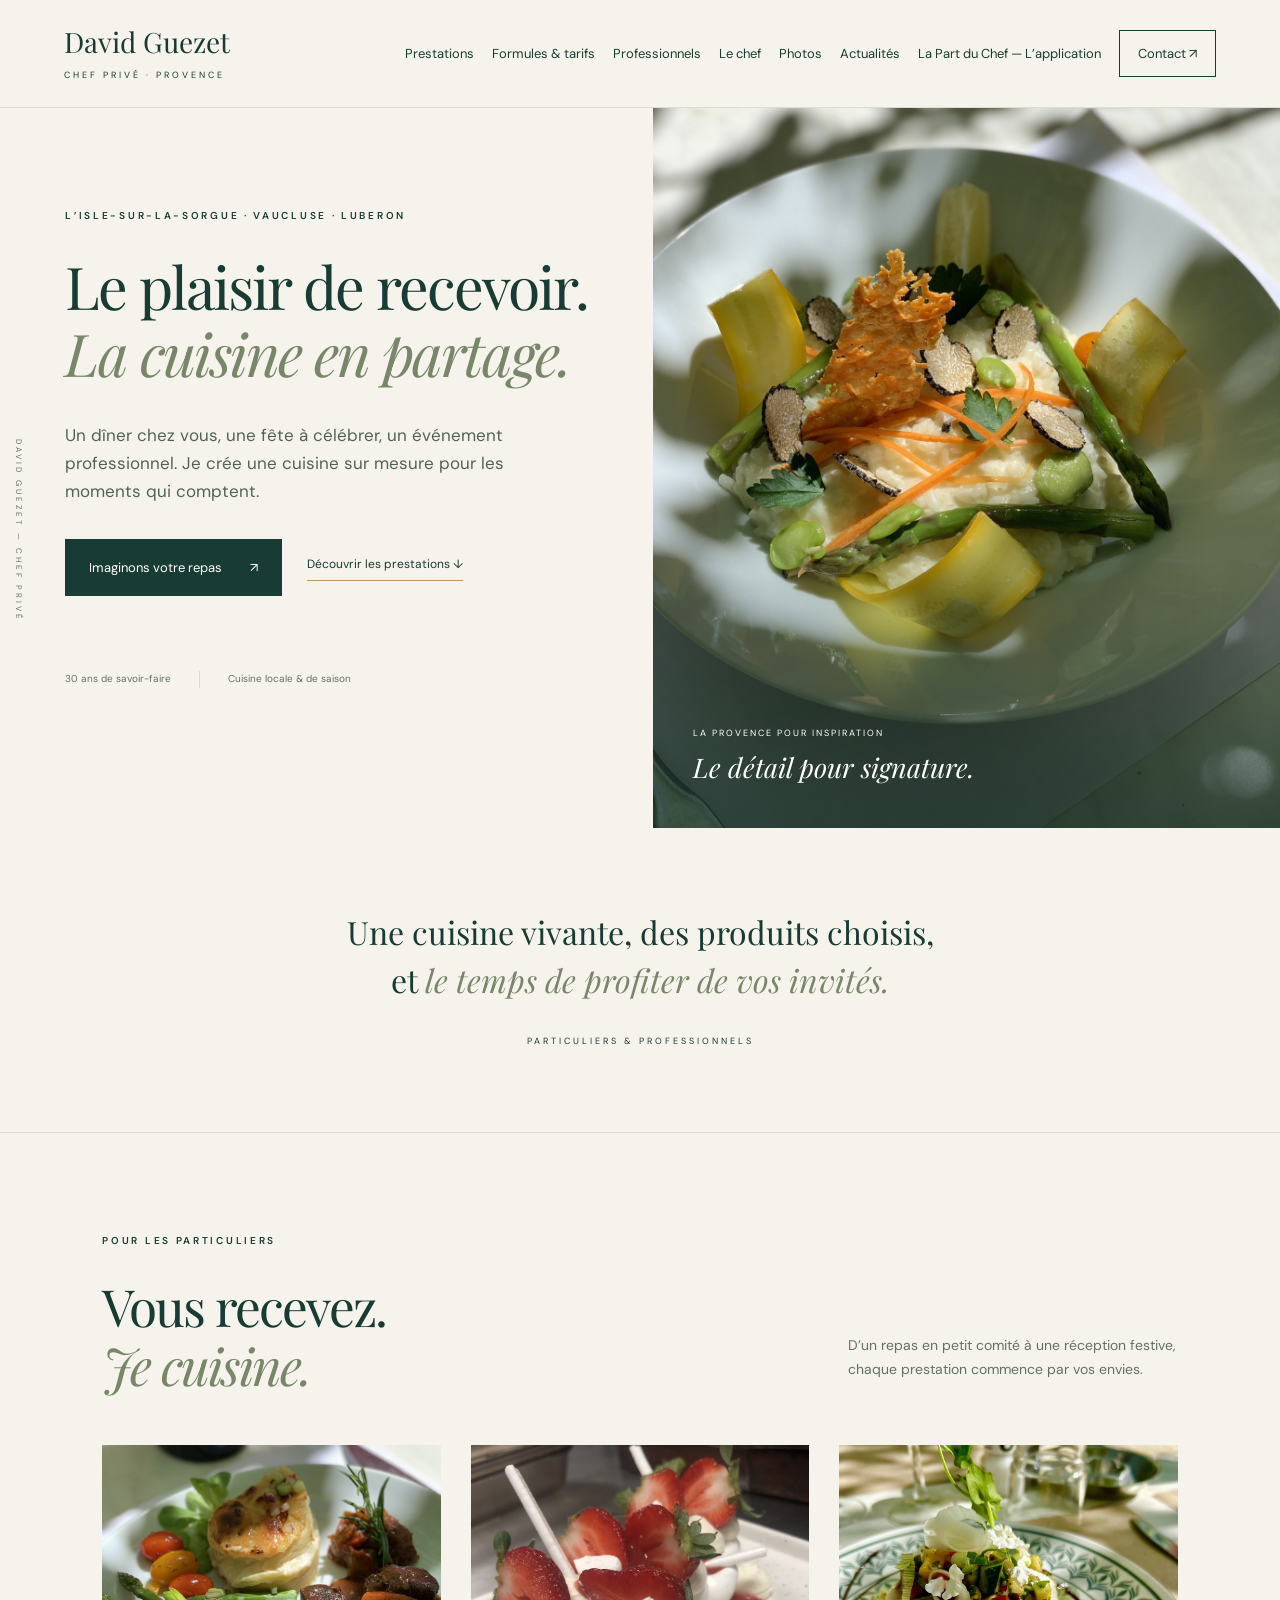
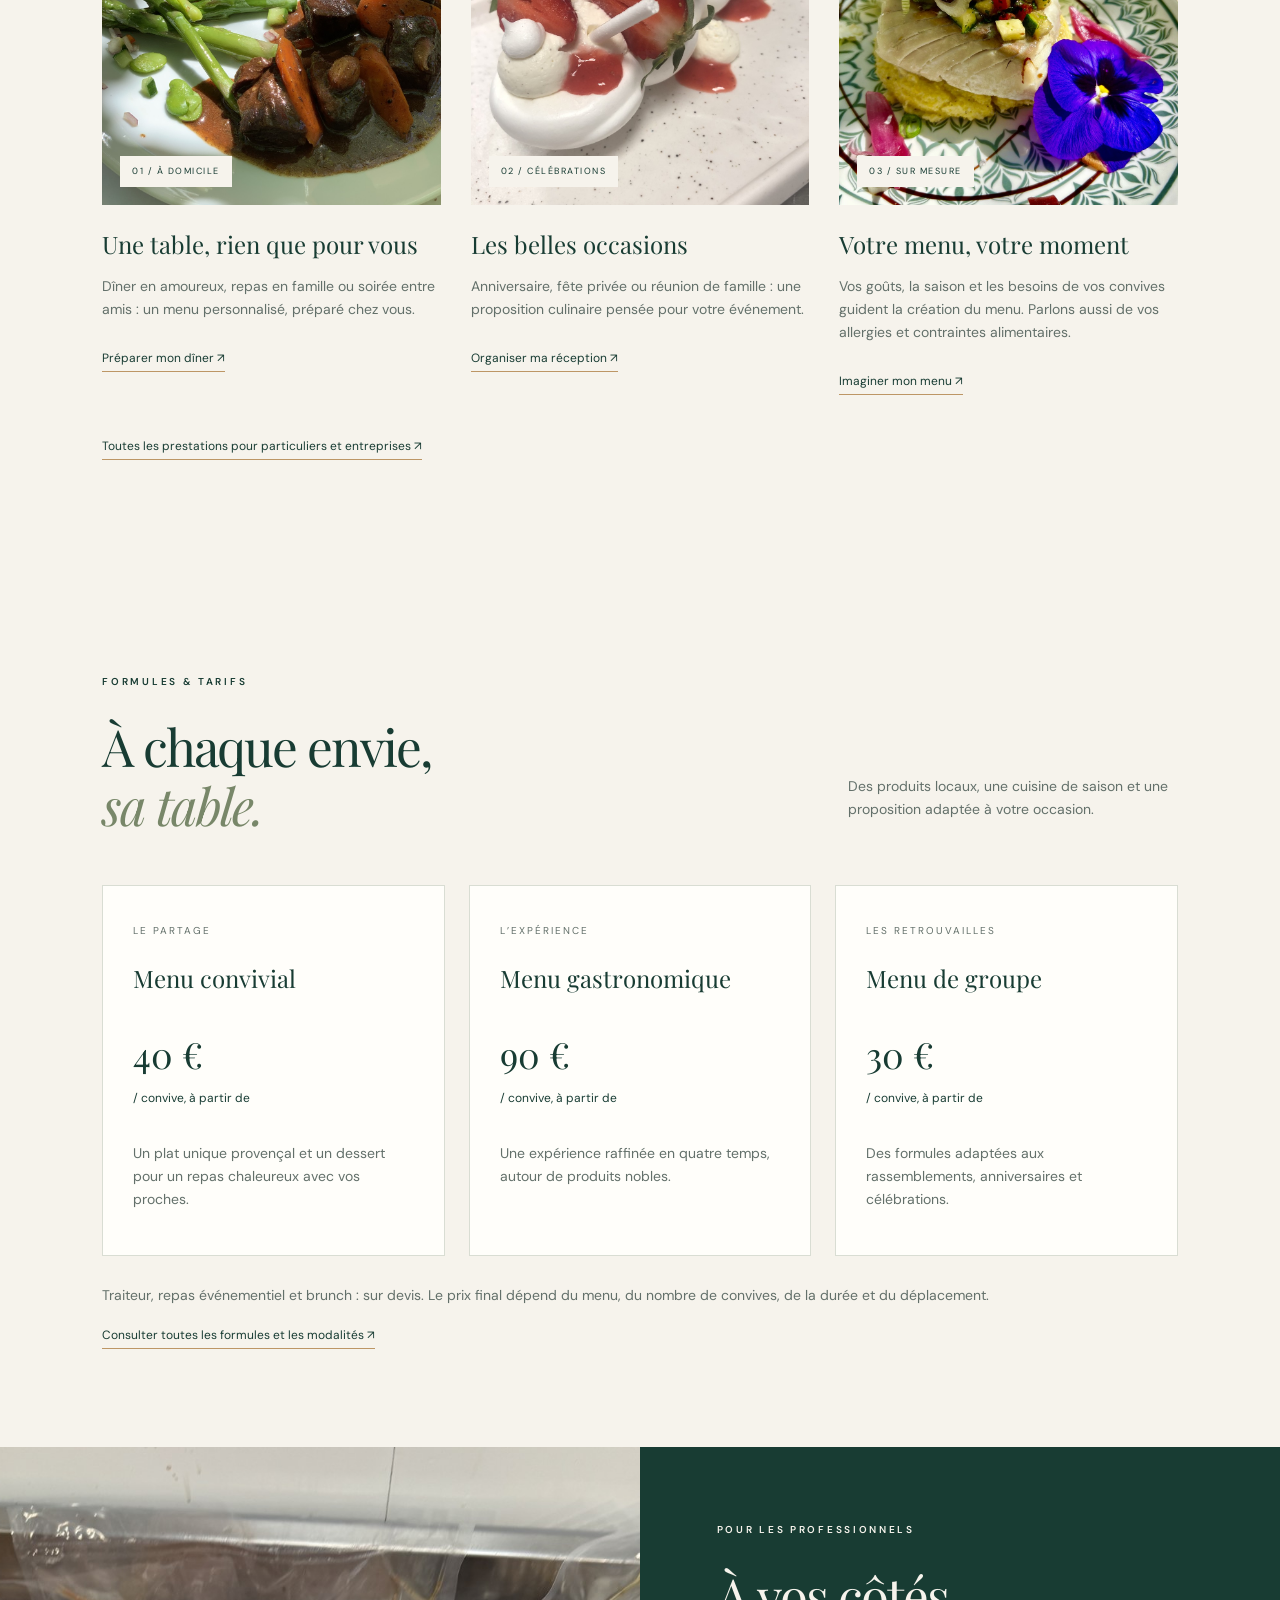
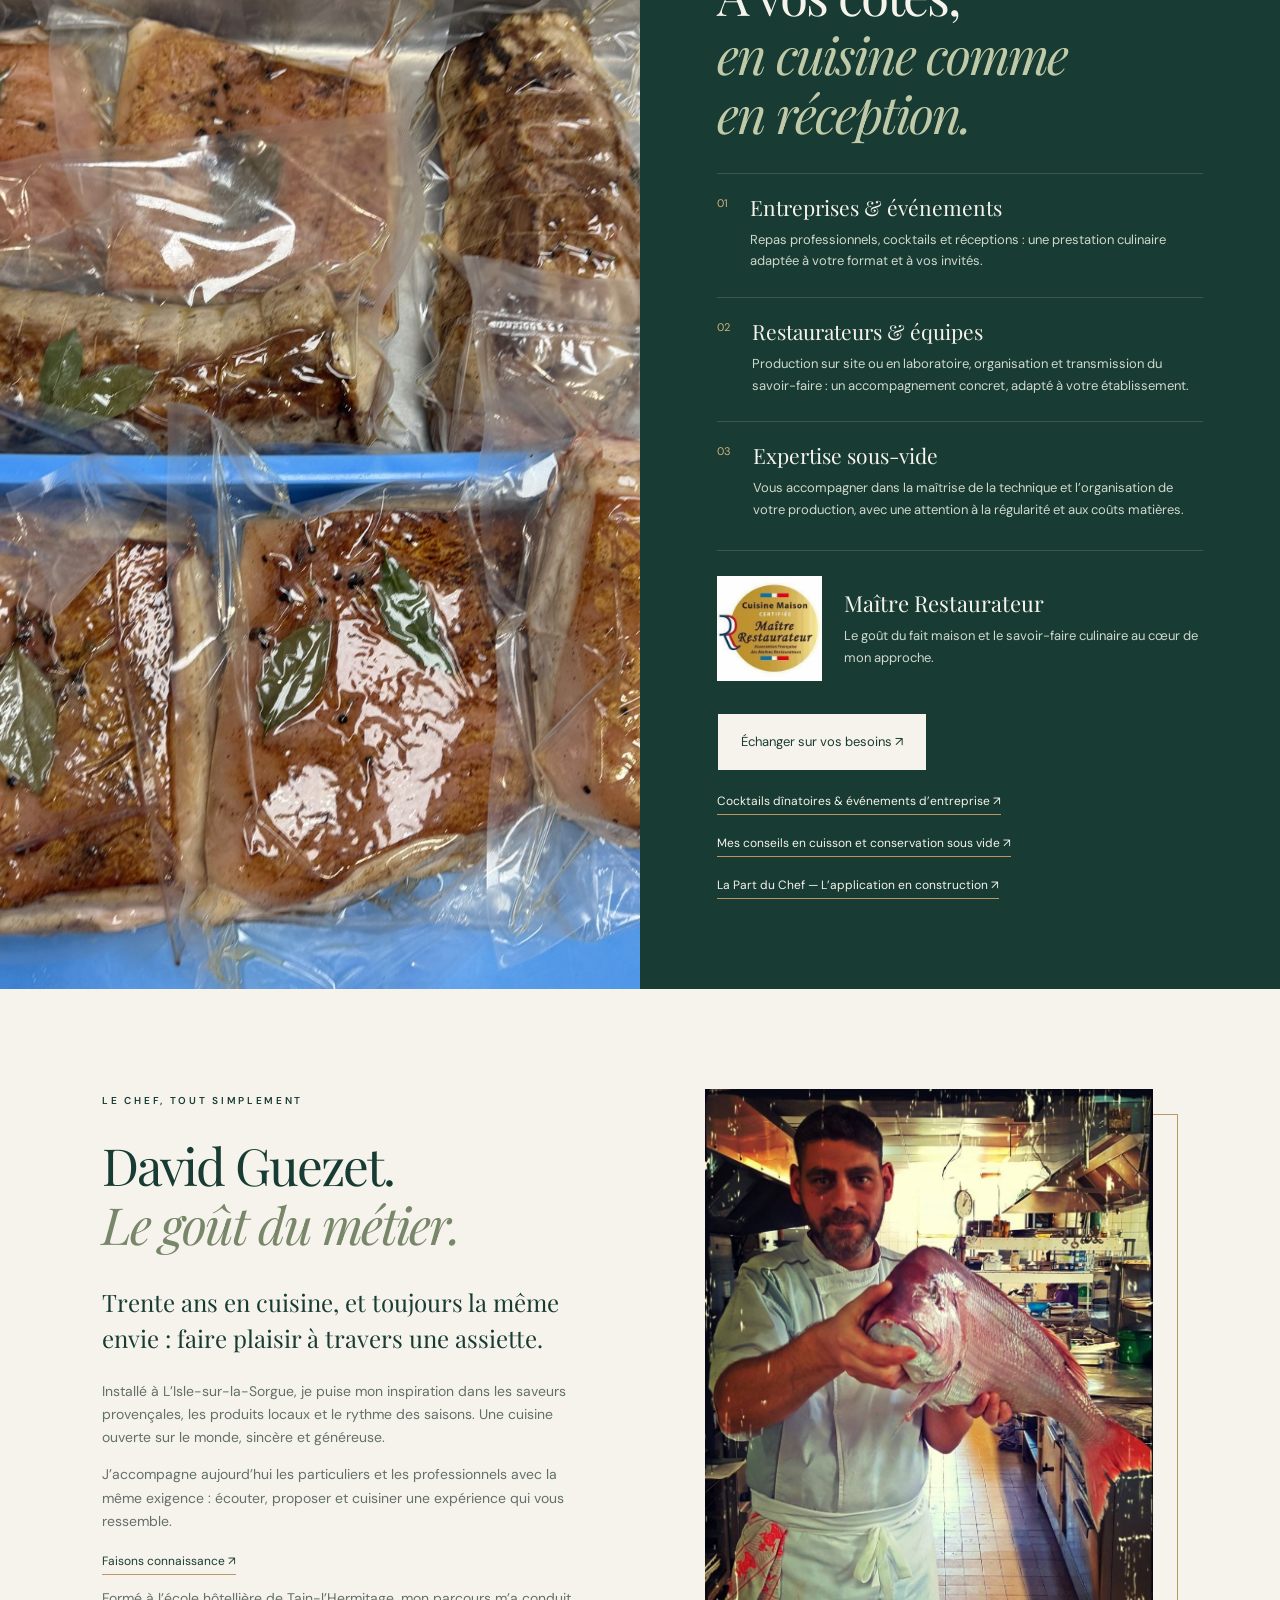
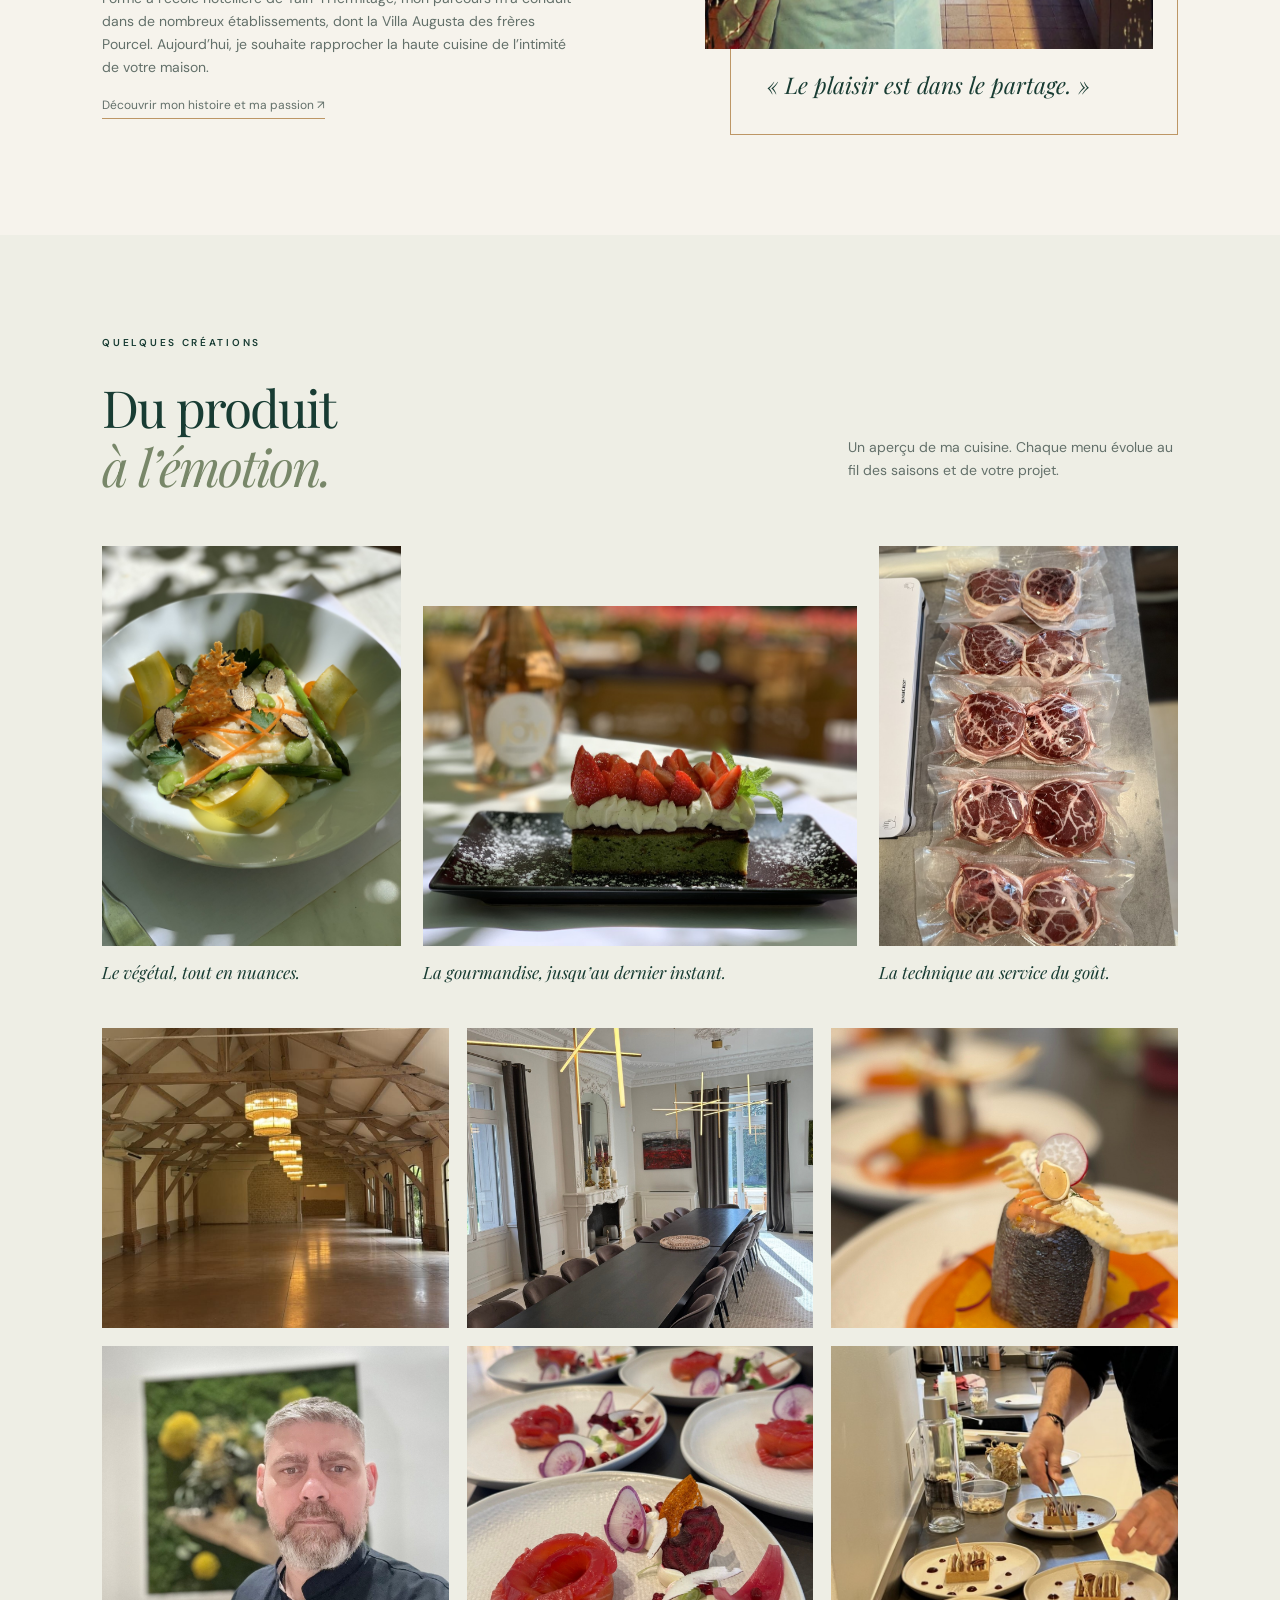
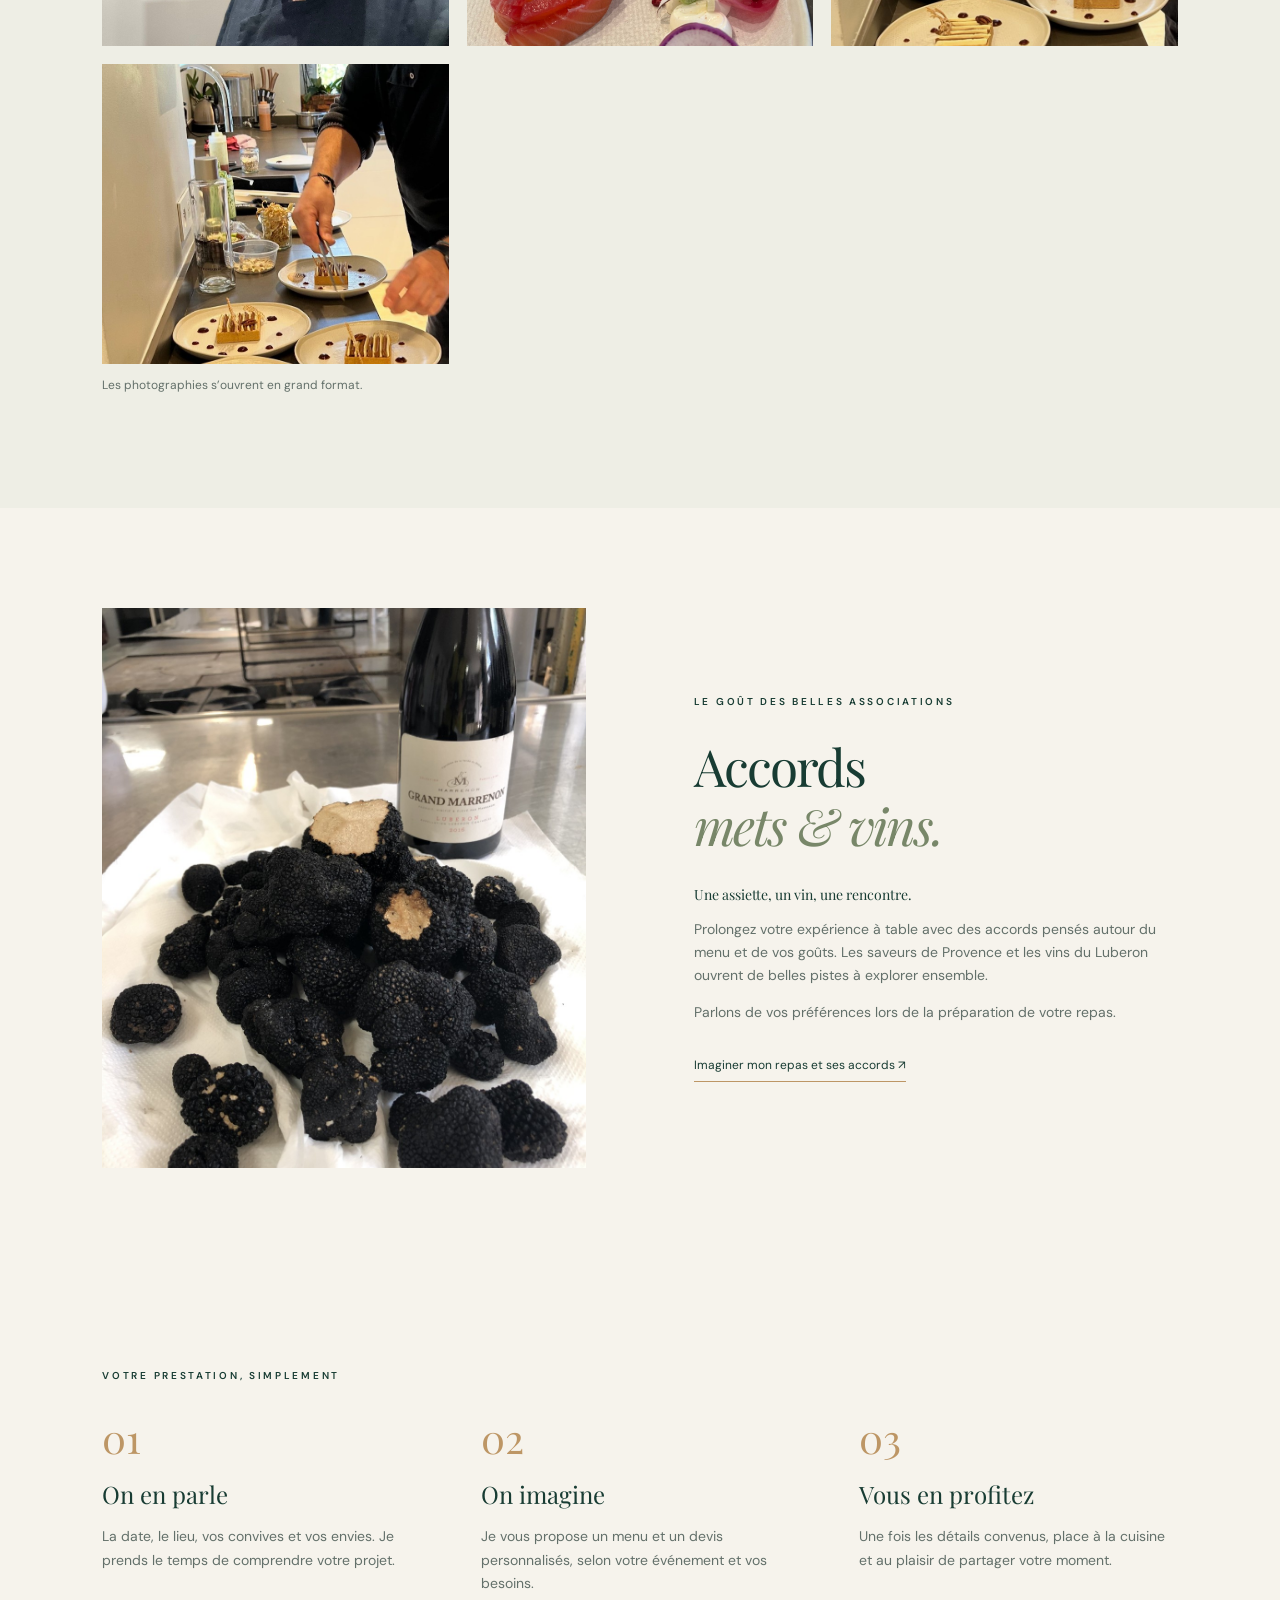
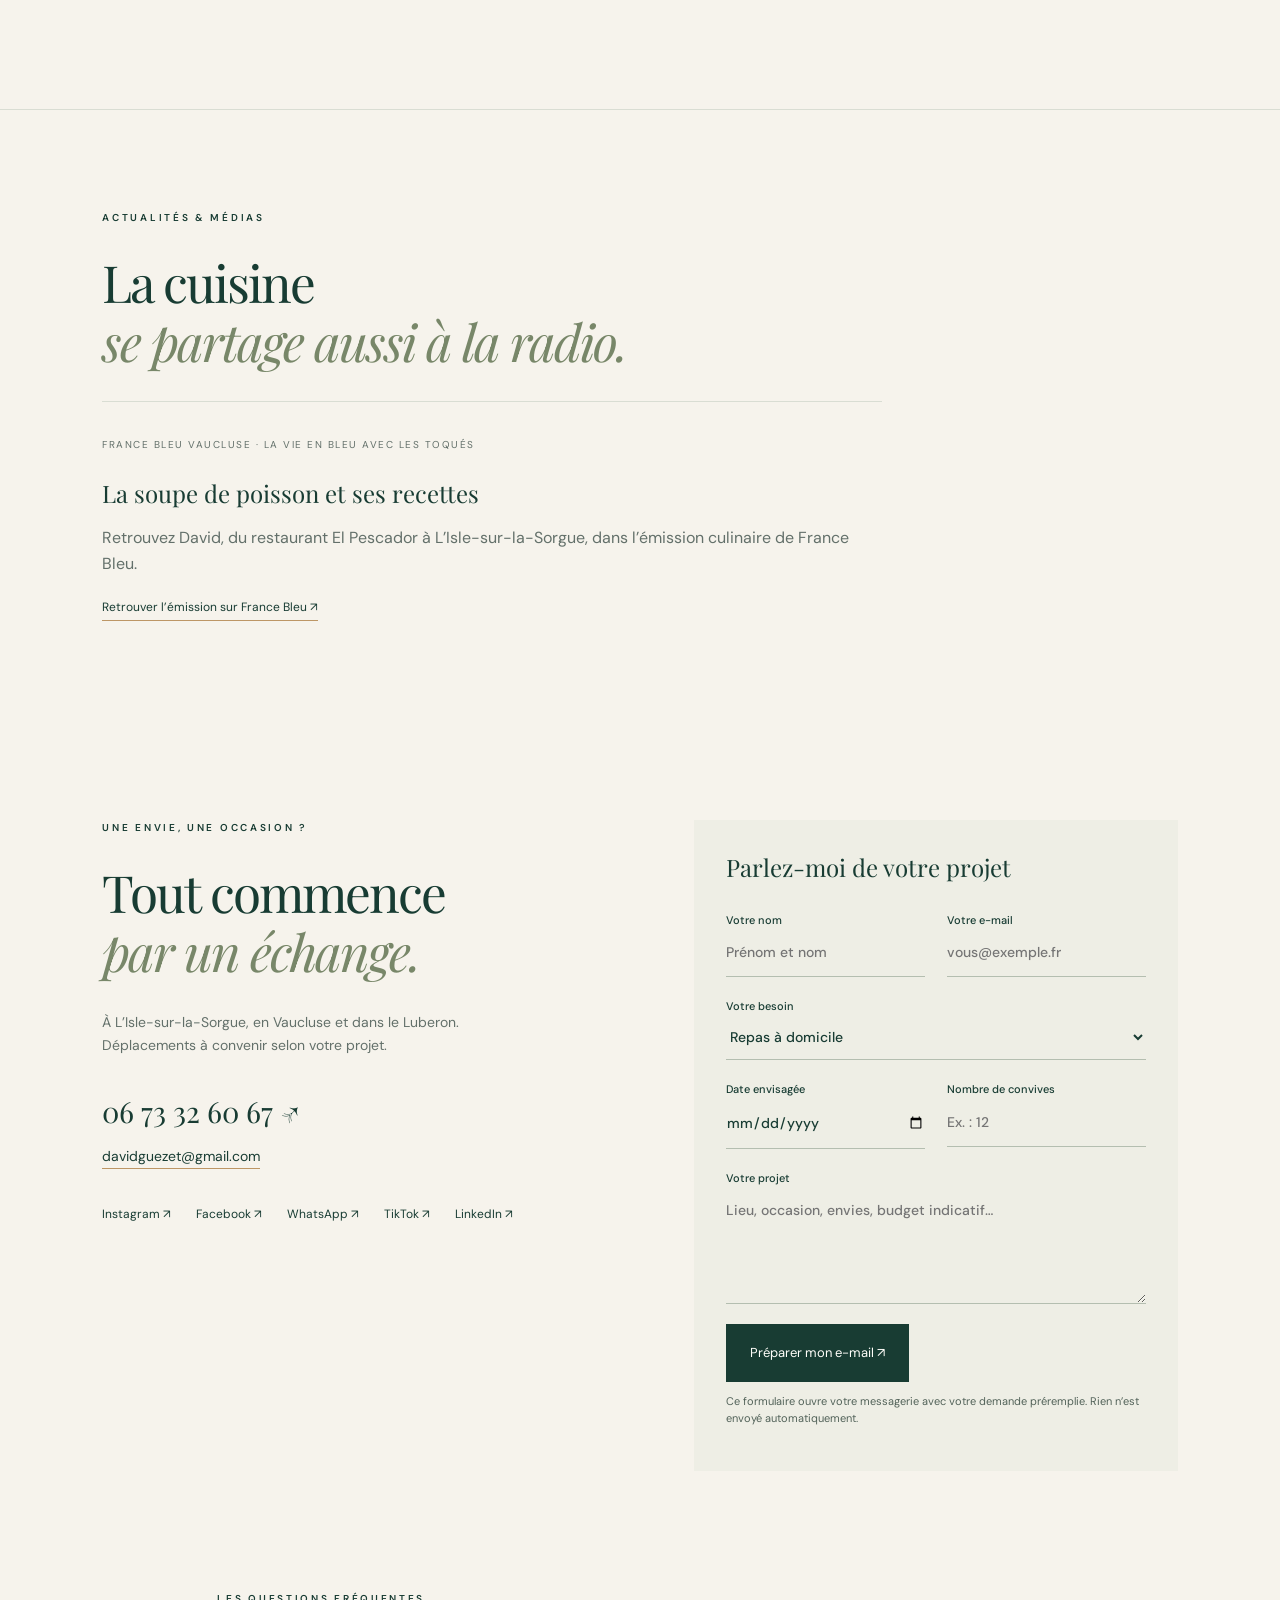
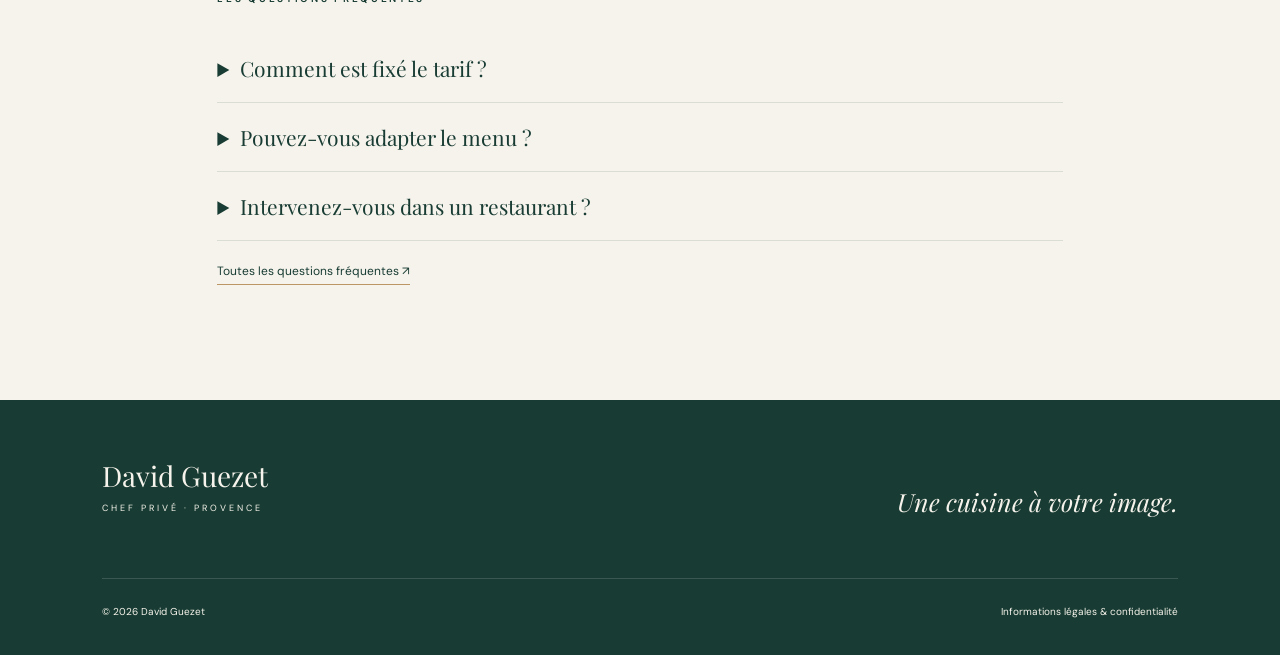
<file: index.html>
<!DOCTYPE html>

<html lang="fr"><head><meta charset="utf-8"/><meta content="width=device-width, initial-scale=1" name="viewport"/><title>David Guezet — Chef privé en Vaucluse &amp; Luberon</title><meta content="Chef privé à domicile, réceptions et accompagnement des restaurateurs. David Guezet imagine votre expérience culinaire sur mesure en Vaucluse et Luberon." name="description"/><meta content="#163d34" name="theme-color"/><meta content="David Guezet — Chef privé en Provence" property="og:title"/><meta content="Une cuisine de saison, une expérience à votre image. Particuliers &amp; professionnels." property="og:description"/><meta content="website" property="og:type"/><link href="assets/favicon.svg" rel="icon" type="image/svg+xml"/><link href="style.css?v=fusion-1" rel="stylesheet"/></head>
<body><a class="skip" href="#contenu">Aller au contenu</a>
<header><a aria-label="David Guezet, accueil" class="wordmark" href="#">David Guezet<span>CHEF PRIVÉ · PROVENCE</span></a><button aria-controls="navigation" aria-expanded="false" id="menu-toggle">Menu <span>☰</span></button><nav aria-label="Navigation principale" id="navigation"><a href="index.html#experiences">Prestations</a><a href="tarifs.html">Formules &amp; tarifs</a><a href="index.html#professionnels">Professionnels</a><a href="a-propos.html">Le chef</a><a href="index.html#galerie">Photos</a><a href="actualites.html">Actualités</a><a href="la-part-du-chef.html">La Part du Chef — L’application</a><a class="nav-contact" href="index.html#contact">Contact ↗</a></nav></header>
<main id="contenu"><section class="hero"><div class="hero-copy"><p class="eyebrow">L’ISLE-SUR-LA-SORGUE · VAUCLUSE · LUBERON</p><h1>Le plaisir de recevoir.<br/><em>La cuisine en partage.</em></h1><p class="intro">Un dîner chez vous, une fête à célébrer, un événement professionnel. Je crée une cuisine sur mesure pour les moments qui comptent.</p><div class="actions"><a class="button" href="#contact">Imaginons votre repas <span>↗</span></a><a class="text-link" href="#experiences">Découvrir les prestations ↓</a></div><div class="hero-foot"><span>30 ans de savoir-faire</span><span>Cuisine locale &amp; de saison</span></div></div><div class="hero-photo"><img alt="Assiette de risotto, légumes et truffe, création culinaire de David Guezet" fetchpriority="high" src="assets/signature.jpg"/><div class="photo-caption"><span>LA PROVENCE POUR INSPIRATION</span><span>Le détail pour signature.</span></div></div><span class="vertical-note">DAVID GUEZET — CHEF PRIVÉ</span></section>
<section class="statement"><p>Une cuisine vivante, des produits choisis,<br/>et <em>le temps de profiter de vos invités.</em></p><span>PARTICULIERS &amp; PROFESSIONNELS</span></section>
<section class="section experiences" id="experiences"><div class="section-head"><div><p class="eyebrow">POUR LES PARTICULIERS</p><h2>Vous recevez.<br/><em>Je cuisine.</em></h2></div><p>D’un repas en petit comité à une réception festive, chaque prestation commence par vos envies.</p></div><div class="service-grid"><article><div class="image-wrap"><img alt="Assiette de viande en sauce, gratin et légumes de saison" loading="lazy" src="assets/repas-domicile.jpg"/><span>01 / À DOMICILE</span></div><h3>Une table, rien que pour vous</h3><p>Dîner en amoureux, repas en famille ou soirée entre amis : un menu personnalisé, préparé chez vous.</p><a class="text-link" data-service="Repas à domicile" href="#contact">Préparer mon dîner ↗</a></article><article><div class="image-wrap"><img alt="Desserts aux fraises et meringues dressés sur une assiette" loading="lazy" src="assets/belles-occasions.jpg"/><span>02 / CÉLÉBRATIONS</span></div><h3>Les belles occasions</h3><p>Anniversaire, fête privée ou réunion de famille : une proposition culinaire pensée pour votre événement.</p><a class="text-link" data-service="Fête ou réception privée" href="#contact">Organiser ma réception ↗</a></article><article><div class="image-wrap"><img alt="Poisson dressé avec légumes, fleurs et décoration colorée" loading="lazy" src="assets/menu-sur-mesure.jpg"/><span>03 / SUR MESURE</span></div><h3>Votre menu, votre moment</h3><p>Vos goûts, la saison et les besoins de vos convives guident la création du menu. Parlons aussi de vos allergies et contraintes alimentaires.</p><a class="text-link" data-service="Repas à domicile" href="#contact">Imaginer mon menu ↗</a></article></div><p class="section-more"><a class="text-link" href="prestations.html">Toutes les prestations pour particuliers et entreprises ↗</a></p></section>
<section class="section pricing" id="tarifs"><div class="section-head"><div><p class="eyebrow">FORMULES &amp; TARIFS</p><h2>À chaque envie,<br/><em>sa table.</em></h2></div><p>Des produits locaux, une cuisine de saison et une proposition adaptée à votre occasion.</p></div><div class="price-grid"><article><span>LE PARTAGE</span><h3>Menu convivial</h3><p class="price">40 € <small>/ convive, à partir de</small></p><p>Un plat unique provençal et un dessert pour un repas chaleureux avec vos proches.</p></article><article><span>L’EXPÉRIENCE</span><h3>Menu gastronomique</h3><p class="price">90 € <small>/ convive, à partir de</small></p><p>Une expérience raffinée en quatre temps, autour de produits nobles.</p></article><article><span>LES RETROUVAILLES</span><h3>Menu de groupe</h3><p class="price">30 € <small>/ convive, à partir de</small></p><p>Des formules adaptées aux rassemblements, anniversaires et célébrations.</p></article></div><p>Traiteur, repas événementiel et brunch : sur devis. Le prix final dépend du menu, du nombre de convives, de la durée et du déplacement.</p><a class="text-link" href="tarifs.html">Consulter toutes les formules et les modalités ↗</a></section><section class="professional" id="professionnels"><div class="pro-photo"><img alt="Préparations culinaires conditionnées sous vide pour les professionnels" loading="lazy" src="assets/preparation-pro.jpg"/></div><div class="pro-copy"><p class="eyebrow">POUR LES PROFESSIONNELS</p><h2>À vos côtés,<br/><em>en cuisine comme<br/>en réception.</em></h2><div class="pro-line"><span>01</span><div><h3>Entreprises &amp; événements</h3><p>Repas professionnels, cocktails et réceptions : une prestation culinaire adaptée à votre format et à vos invités.</p></div></div><div class="pro-line"><span>02</span><div><h3>Restaurateurs &amp; équipes</h3><p>Production sur site ou en laboratoire, organisation et transmission du savoir-faire : un accompagnement concret, adapté à votre établissement.</p></div></div><div class="pro-line"><span>03</span><div><h3>Expertise sous-vide</h3><p>Vous accompagner dans la maîtrise de la technique et l’organisation de votre production, avec une attention à la régularité et aux coûts matières.</p></div></div><div class="maitre-block"><img alt="Emblème Maître Restaurateur — cuisine maison certifiée" loading="lazy" src="assets/maitre-restaurateur.jpg"/><div><h3>Maître Restaurateur</h3><p>Le goût du fait maison et le savoir-faire culinaire au cœur de mon approche.</p></div></div><a class="button light" data-service="Accompagnement restaurateur" href="#contact">Échanger sur vos besoins ↗</a><p><a class="text-link" href="evenement-professionel.html">Cocktails dînatoires &amp; événements d’entreprise ↗</a></p><p><a class="text-link" href="conseiller-culinaire.html">Mes conseils en cuisson et conservation sous vide ↗</a></p><p><a class="text-link" href="la-part-du-chef.html">La Part du Chef — L’application en construction ↗</a></p></div></section>
<section class="section chef" id="chef"><div class="chef-copy"><p class="eyebrow">LE CHEF, TOUT SIMPLEMENT</p><h2>David Guezet.<br/><em>Le goût du métier.</em></h2><p class="large-copy">Trente ans en cuisine, et toujours la même envie : faire plaisir à travers une assiette.</p><p>Installé à L’Isle-sur-la-Sorgue, je puise mon inspiration dans les saveurs provençales, les produits locaux et le rythme des saisons. Une cuisine ouverte sur le monde, sincère et généreuse.</p><p>J’accompagne aujourd’hui les particuliers et les professionnels avec la même exigence : écouter, proposer et cuisiner une expérience qui vous ressemble.</p><a class="text-link" href="#contact">Faisons connaissance ↗</a><p>Formé à l’école hôtellière de Tain-l’Hermitage, mon parcours m’a conduit dans de nombreux établissements, dont la Villa Augusta des frères Pourcel. Aujourd’hui, je souhaite rapprocher la haute cuisine de l’intimité de votre maison.</p><p><a class="text-link" href="a-propos.html">Découvrir mon histoire et ma passion ↗</a></p></div><div class="chef-portrait"><img alt="David Guezet en cuisine, présentant un poisson" loading="lazy" src="assets/portrait-david.jpg"/><span>« Le plaisir est dans le partage. »</span></div></section>
<section class="section gallery" id="galerie"><div class="section-head"><div><p class="eyebrow">QUELQUES CRÉATIONS</p><h2>Du produit<br/><em>à l’émotion.</em></h2></div><p>Un aperçu de ma cuisine. Chaque menu évolue au fil des saisons et de votre projet.</p></div><div class="gallery-grid"><figure><img alt="Risotto aux légumes et lamelles de truffe" loading="lazy" src="assets/signature.jpg"/><figcaption>Le végétal, tout en nuances.</figcaption></figure><figure><img alt="Dessert aux fraises, crème et biscuit vert" loading="lazy" src="assets/dessert.jpg"/><figcaption>La gourmandise, jusqu’au dernier instant.</figcaption></figure><figure><img alt="Préparations de viande conditionnées sous vide" loading="lazy" src="assets/sous-vide.jpg"/><figcaption>La technique au service du goût.</figcaption></figure></div><div class="source-gallery"><a href="assets/webador/337a6800-084a2504-fa8b-4905-94a2-8cf3cc1431fb-standard.jpg" rel="noopener" target="_blank"><img alt="Photographie culinaire de David Guezet" loading="lazy" src="assets/webador/337a6800-084a2504-fa8b-4905-94a2-8cf3cc1431fb-standard.jpg"/></a><a href="assets/webador/fdc1408e-img_6984-standard.jpg" rel="noopener" target="_blank"><img alt="Photographie culinaire de David Guezet" loading="lazy" src="assets/webador/fdc1408e-img_6984-standard.jpg"/></a><a href="assets/webador/665b84a4-img_7191-standard.jpg" rel="noopener" target="_blank"><img alt="Photographie culinaire de David Guezet" loading="lazy" src="assets/webador/665b84a4-img_7191-standard.jpg"/></a><a href="assets/webador/6d1a7b99-img_7217-standard.jpg" rel="noopener" target="_blank"><img alt="Photographie culinaire de David Guezet" loading="lazy" src="assets/webador/6d1a7b99-img_7217-standard.jpg"/></a><a href="assets/webador/ac965906-img_7391-high.jpg" rel="noopener" target="_blank"><img alt="Photographie culinaire de David Guezet" loading="lazy" src="assets/webador/ac965906-img_7391-high.jpg"/></a><a href="assets/webador/10adb5b1-img_7414-1-high-lm2ukm.jpg" rel="noopener" target="_blank"><img alt="Photographie culinaire de David Guezet" loading="lazy" src="assets/webador/10adb5b1-img_7414-1-high-lm2ukm.jpg"/></a><a href="assets/webador/7382f5b3-img_7414-high.jpg" rel="noopener" target="_blank"><img alt="Photographie culinaire de David Guezet" loading="lazy" src="assets/webador/7382f5b3-img_7414-high.jpg"/></a></div><p class="gallery-note">Les photographies s’ouvrent en grand format.</p></section>
<section class="section wine" id="accords"><div class="wine-image"><img alt="Truffes et bouteille de Grand Marrenon du Luberon" loading="lazy" src="assets/accord-mets-vins.jpg"/></div><div class="wine-copy"><p class="eyebrow">LE GOÛT DES BELLES ASSOCIATIONS</p><h2>Accords<br/><em>mets &amp; vins.</em></h2><p class="large-copy">Une assiette, un vin, une rencontre.</p><p>Prolongez votre expérience à table avec des accords pensés autour du menu et de vos goûts. Les saveurs de Provence et les vins du Luberon ouvrent de belles pistes à explorer ensemble.</p><p>Parlons de vos préférences lors de la préparation de votre repas.</p><a class="text-link" data-service="Repas à domicile" href="#contact">Imaginer mon repas et ses accords ↗</a></div></section>
<section class="process section"><p class="eyebrow">VOTRE PRESTATION, SIMPLEMENT</p><div class="steps"><article><span>01</span><h3>On en parle</h3><p>La date, le lieu, vos convives et vos envies. Je prends le temps de comprendre votre projet.</p></article><article><span>02</span><h3>On imagine</h3><p>Je vous propose un menu et un devis personnalisés, selon votre événement et vos besoins.</p></article><article><span>03</span><h3>Vous en profitez</h3><p>Une fois les détails convenus, place à la cuisine et au plaisir de partager votre moment.</p></article></div></section>
<section class="section news" id="actualites"><p class="eyebrow">ACTUALITÉS &amp; MÉDIAS</p><h2>La cuisine<br/><em>se partage aussi à la radio.</em></h2><article><p>FRANCE BLEU VAUCLUSE · LA VIE EN BLEU AVEC LES TOQUÉS</p><h3>La soupe de poisson et ses recettes</h3><p>Retrouvez David, du restaurant El Pescador à L’Isle-sur-la-Sorgue, dans l’émission culinaire de France Bleu.</p><a class="text-link" href="https://www.francebleu.fr/emissions/la-vie-en-bleu-avec-les-toques-fb-vaucluse/vaucluse/david-du-restaurant-el-pescador-a-l-isle-s-la-sorgue-tout-sur-la-soupe-de-poisson-et-les-recettes-en" rel="noopener" target="_blank">Retrouver l’émission sur France Bleu ↗</a></article></section><section class="contact section" id="contact"><div><p class="eyebrow">UNE ENVIE, UNE OCCASION ?</p><h2>Tout commence<br/><em>par un échange.</em></h2><p>À L’Isle-sur-la-Sorgue, en Vaucluse et dans le Luberon.<br/>Déplacements à convenir selon votre projet.</p><a class="phone" href="tel:+33673326067">06 73 32 60 67 ↗</a><a class="mail" href="mailto:davidguezet@gmail.com">davidguezet@gmail.com</a><div class="socials"><a href="https://www.instagram.com/davidguezet_chef_prive/" rel="noopener" target="_blank">Instagram ↗</a><a href="https://www.facebook.com/profile.php?id=100008618868009" rel="noopener" target="_blank">Facebook ↗</a><a href="https://wa.me/33673326067" rel="noopener" target="_blank">WhatsApp ↗</a><a href="https://www.tiktok.com/@davidguezet6" rel="noopener" target="_blank">TikTok ↗</a><a href="https://www.linkedin.com/in/david-guezet-/" rel="noopener" target="_blank">LinkedIn ↗</a></div></div><form id="contact-form"><h3>Parlez-moi de votre projet</h3><div class="form-row"><label>Votre nom<input autocomplete="name" name="nom" placeholder="Prénom et nom" required=""/></label><label>Votre e-mail<input autocomplete="email" name="email" placeholder="vous@exemple.fr" required="" type="email"/></label></div><label>Votre besoin<select id="service" name="service"><option>Repas à domicile</option><option>Fête ou réception privée</option><option>Événement d’entreprise</option><option>Accompagnement restaurateur</option><option>Autre projet</option></select></label><div class="form-row"><label>Date envisagée<input name="date" type="date"/></label><label>Nombre de convives<input min="1" name="convives" placeholder="Ex. : 12" type="number"/></label></div><label>Votre projet<textarea name="message" placeholder="Lieu, occasion, envies, budget indicatif…" required="" rows="4"></textarea></label><button class="button" type="submit">Préparer mon e-mail ↗</button><p class="form-note">Ce formulaire ouvre votre messagerie avec votre demande préremplie. Rien n’est envoyé automatiquement.</p><p id="form-status" role="status"></p></form></section>
<section class="faq section"><p class="eyebrow">LES QUESTIONS FRÉQUENTES</p><details><summary>Comment est fixé le tarif ?</summary><p>Le devis dépend du menu, du nombre de convives, du lieu et du format de la prestation. Je vous propose une offre personnalisée après notre premier échange.</p></details><details><summary>Pouvez-vous adapter le menu ?</summary><p>Le menu se construit avec vous. Signalez dès le premier contact les allergies, intolérances et régimes alimentaires afin que nous puissions en discuter.</p></details><details><summary>Intervenez-vous dans un restaurant ?</summary><p>Oui. Je propose de la production culinaire et un accompagnement en organisation et cuisine sous-vide. Le contenu de l’intervention est défini selon votre établissement.</p></details><p><a class="text-link" href="faq.html">Toutes les questions fréquentes ↗</a></p></section>
</main><footer><a class="wordmark" href="#">David Guezet<span>CHEF PRIVÉ · PROVENCE</span></a><p>Une cuisine à votre image.</p><div><span>© <span id="year">2026</span> David Guezet</span><a href="mentions-legales.html">Informations légales &amp; confidentialité</a></div></footer><script src="script.js"></script></body></html>
</file>
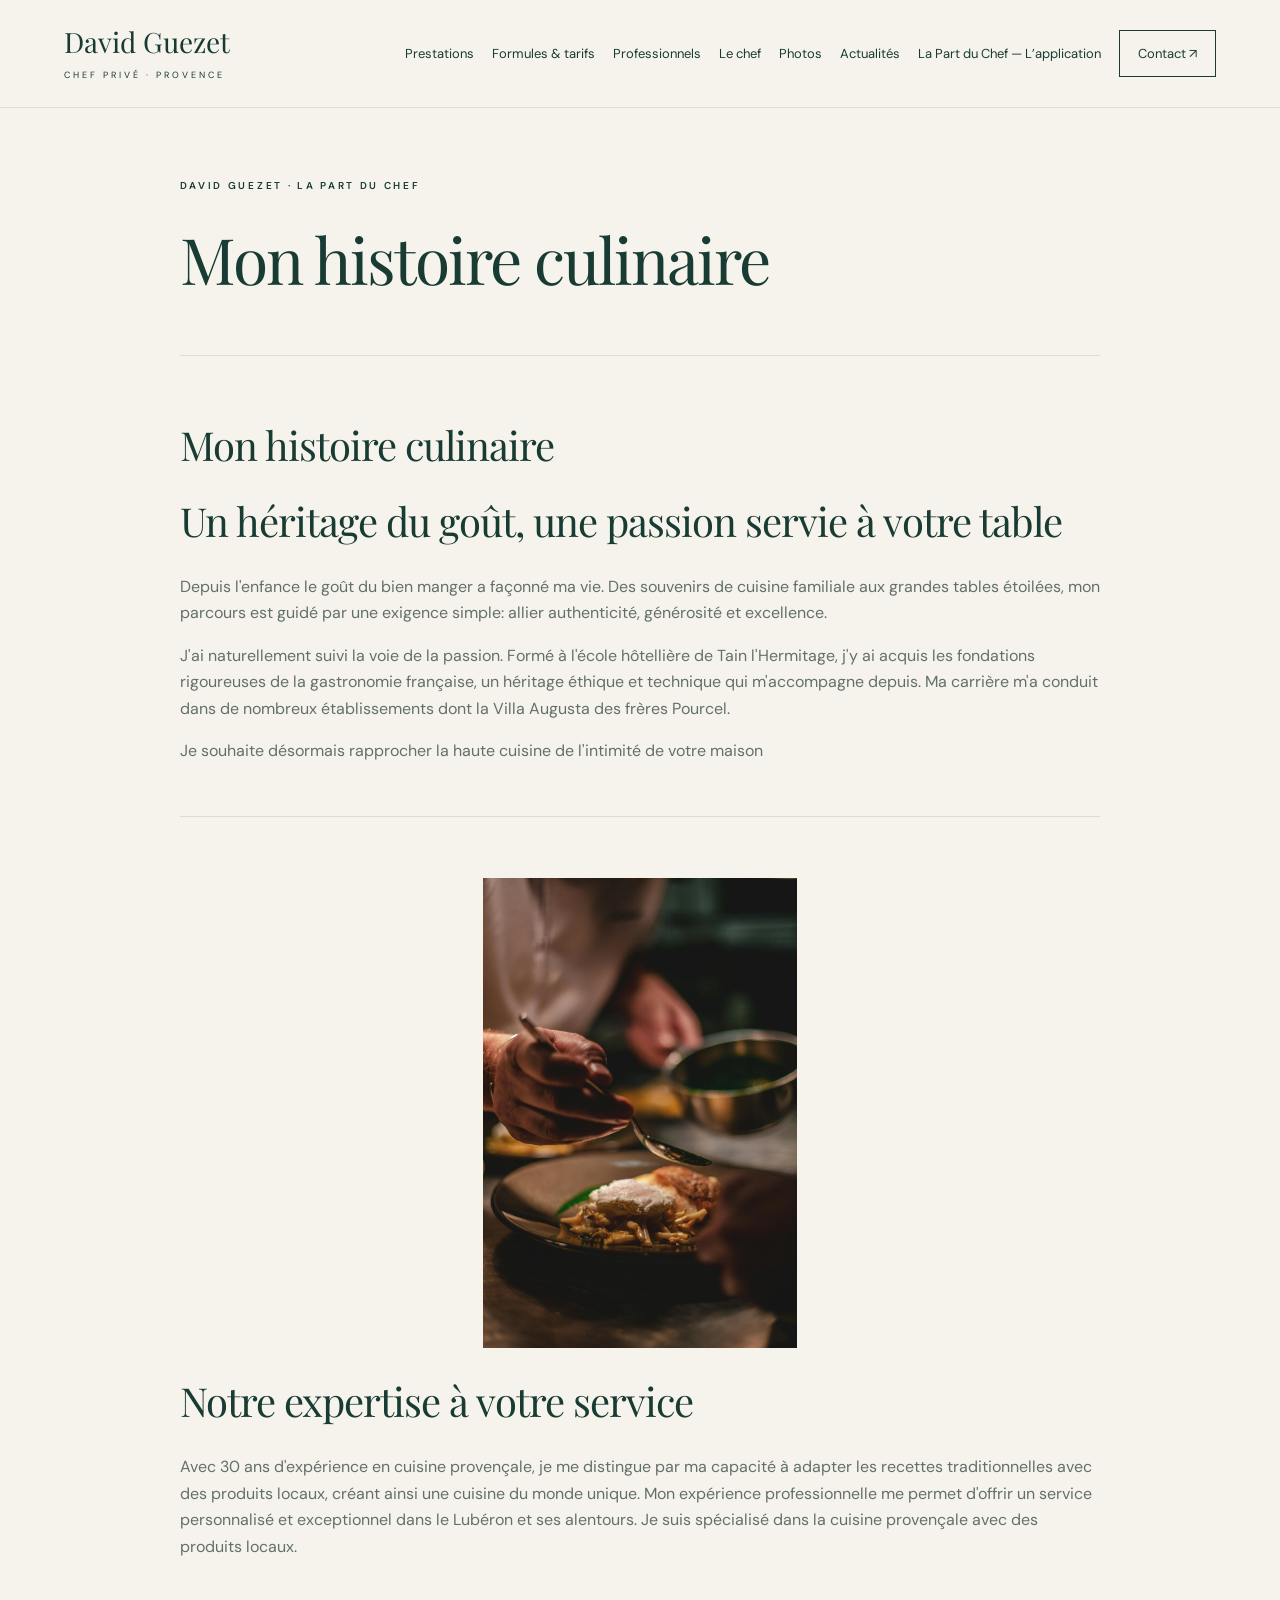
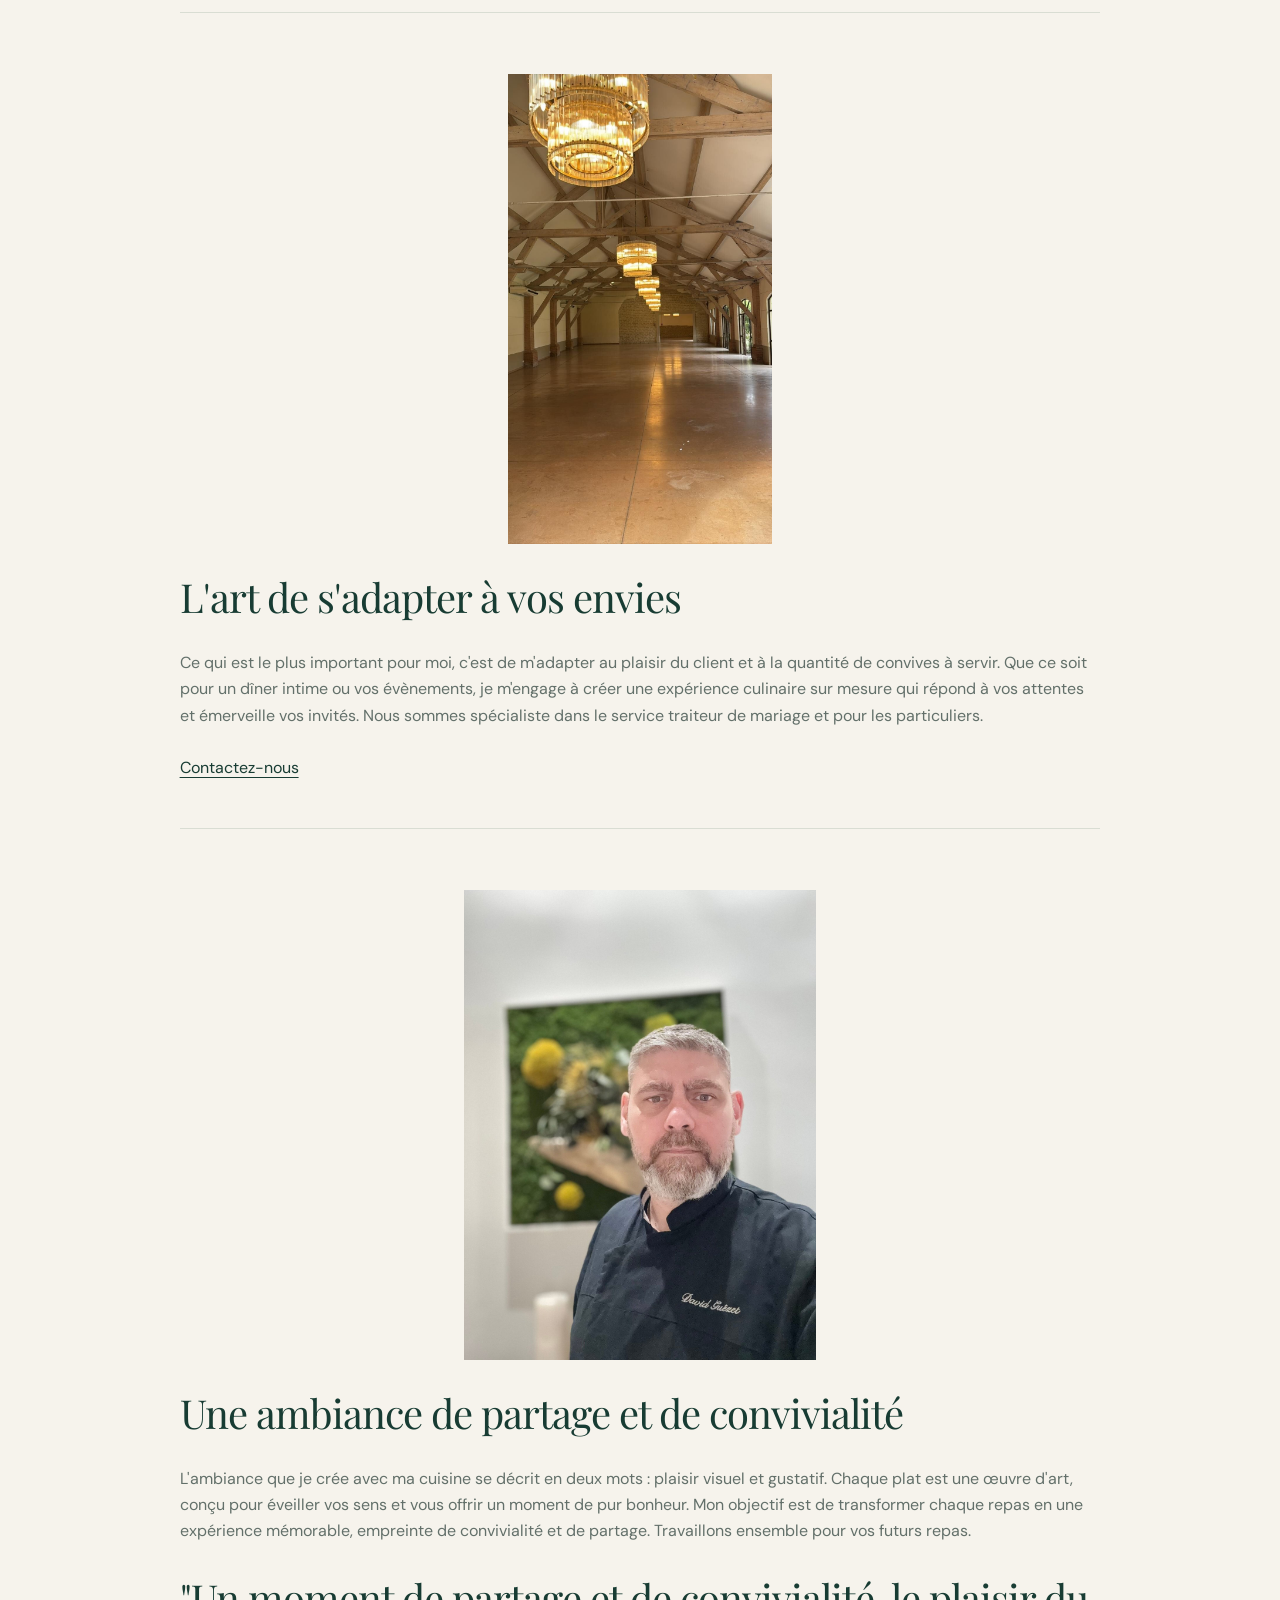
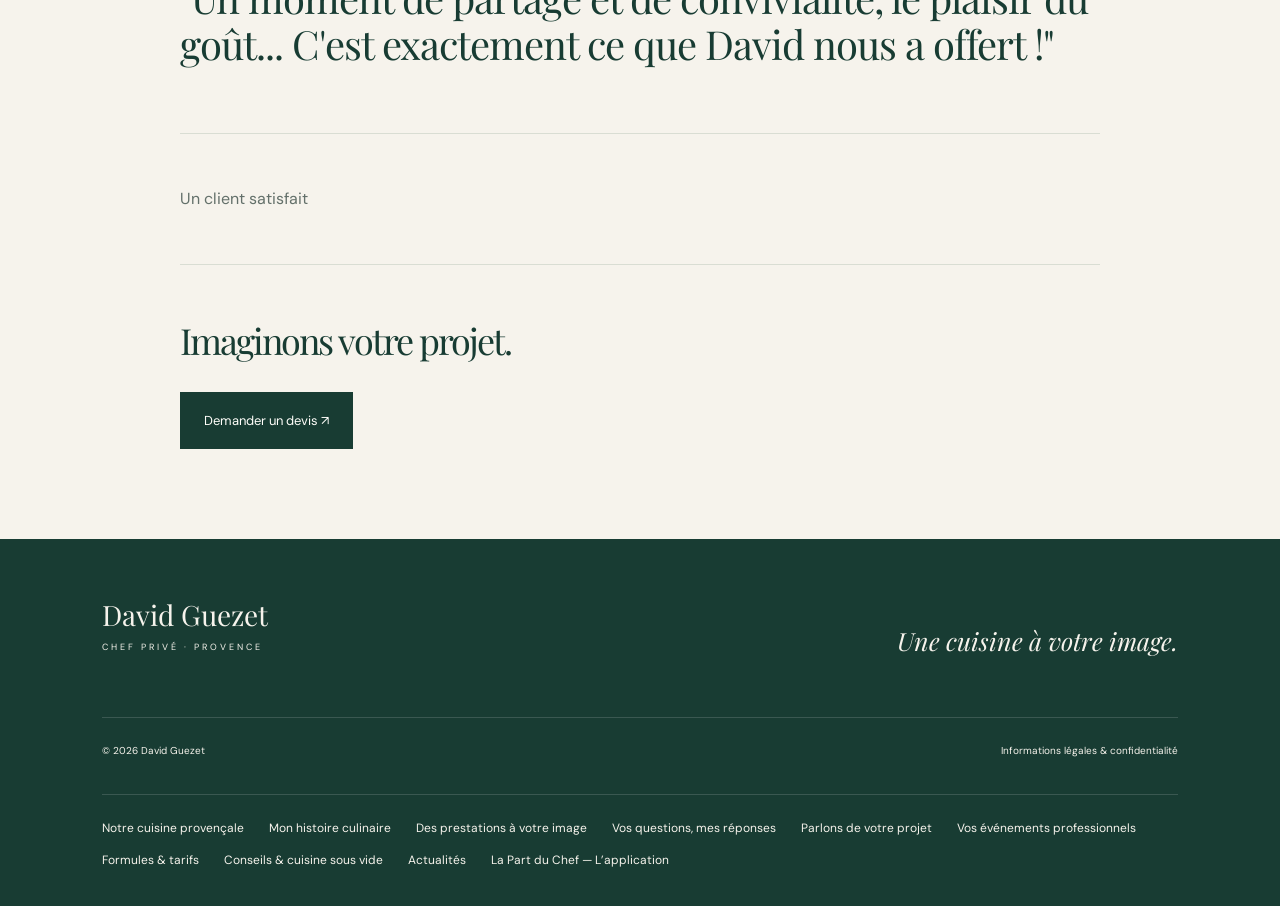
<file: a-propos.html>
<!DOCTYPE html>

<html lang="fr"><head><meta charset="utf-8"/><meta content="width=device-width,initial-scale=1" name="viewport"/><title>Mon histoire culinaire — David Guezet</title><meta content="Mon histoire culinaire : David Guezet, chef privé en Provence. Prestations sur mesure pour particuliers et professionnels." name="description"/><link href="assets/favicon.svg" rel="icon"/><link href="style.css?v=fusion-1" rel="stylesheet"/></head><body><a class="skip" href="#contenu">Aller au contenu</a><header><a aria-label="David Guezet, accueil" class="wordmark" href="#">David Guezet<span>CHEF PRIVÉ · PROVENCE</span></a><button aria-controls="navigation" aria-expanded="false" id="menu-toggle">Menu <span>☰</span></button><nav aria-label="Navigation principale" id="navigation"><a href="index.html#experiences">Prestations</a><a href="tarifs.html">Formules &amp; tarifs</a><a href="index.html#professionnels">Professionnels</a><a href="a-propos.html">Le chef</a><a href="index.html#galerie">Photos</a><a href="actualites.html">Actualités</a><a href="la-part-du-chef.html">La Part du Chef — L’application</a><a class="nav-contact" href="index.html#contact">Contact ↗</a></nav></header><main class="content-page" id="contenu"><div class="page-heading"><p class="eyebrow">DAVID GUEZET · LA PART DU CHEF</p><h1>Mon histoire culinaire</h1></div><section class="source-section"><h2>Mon histoire culinaire </h2><h2><span>Un héritage du goût, une passion servie à votre table</span></h2><p>Depuis l'enfance le goût du bien manger a façonné ma vie. Des souvenirs de cuisine familiale aux grandes tables étoilées, mon parcours est guidé par une exigence simple: allier authenticité, générosité et excellence.</p><p>J'ai naturellement suivi la voie de la passion. Formé à l'école hôtellière de Tain l'Hermitage, j'y ai acquis les fondations rigoureuses de la gastronomie française, un héritage éthique et technique qui m'accompagne depuis. Ma carrière m'a conduit dans de nombreux établissements dont la Villa Augusta des frères Pourcel.</p><p>Je souhaite désormais rapprocher la haute cuisine de l'intimité de votre maison</p></section><section class="source-section"><img alt="Illustration culinaire — Pexels" decoding="async" loading="lazy" src="assets/webador/06c708f5-2403391.jpg"/><h2>Notre expertise à votre service</h2><p>Avec 30 ans d'expérience en cuisine provençale, je me distingue par ma capacité à adapter les recettes traditionnelles avec des produits locaux, créant ainsi une cuisine du monde unique. Mon expérience professionnelle me permet d'offrir un service personnalisé et exceptionnel dans le Lubéron et ses alentours. Je suis spécialisé dans la cuisine provençale avec des produits locaux.</p></section><section class="source-section"><img alt="Photographie publiée par David Guezet" decoding="async" loading="lazy" src="assets/webador/337a6800-084a2504-fa8b-4905-94a2-8cf3cc1431fb-standard.jpg"/><h2>L'art de s'adapter à vos envies</h2><p>Ce qui est le plus important pour moi, c'est de m'adapter au plaisir du client et à la quantité de convives à servir. Que ce soit pour un dîner intime ou vos évènements, je m'engage à créer une expérience culinaire sur mesure qui répond à vos attentes et émerveille vos invités. Nous sommes spécialiste dans le service traiteur de mariage et pour les particuliers.</p><a href="mailto:davidguezet@gmail.com">
<span>
                Contactez-nous            </span>
</a></section><section class="source-section"><img alt="Photographie publiée par David Guezet" decoding="async" loading="lazy" src="assets/webador/6d1a7b99-img_7217-standard.jpg"/><h2>Une ambiance de partage et de convivialité</h2><p>L'ambiance que je crée avec ma cuisine se décrit en deux mots : plaisir visuel et gustatif. Chaque plat est une œuvre d'art, conçu pour éveiller vos sens et vous offrir un moment de pur bonheur. Mon objectif est de transformer chaque repas en une expérience mémorable, empreinte de convivialité et de partage. Travaillons ensemble pour vos futurs repas.</p><h2>"Un moment de partage et de convivialité, le plaisir du goût... C'est exactement ce que David nous a offert !"</h2></section><section class="source-section"><p>Un client satisfait</p></section><section class="source-section"></section><section class="page-cta"><h2>Imaginons votre projet.</h2><a class="button" href="index.html#contact">Demander un devis ↗</a></section></main><footer><a class="wordmark" href="#">David Guezet<span>CHEF PRIVÉ · PROVENCE</span></a><p>Une cuisine à votre image.</p><div><span>© <span id="year">2026</span> David Guezet</span><a href="mentions-legales.html">Informations légales &amp; confidentialité</a></div><nav aria-label="Toutes les pages" class="footer-pages"><a href="accueil.html">Notre cuisine provençale</a><a href="a-propos.html">Mon histoire culinaire</a><a href="prestations.html">Des prestations à votre image</a><a href="faq.html">Vos questions, mes réponses</a><a href="contact.html">Parlons de votre projet</a><a href="evenement-professionel.html">Vos événements professionnels</a><a href="tarifs.html">Formules &amp; tarifs</a><a href="conseiller-culinaire.html">Conseils &amp; cuisine sous vide</a><a href="actualites.html">Actualités</a><a href="la-part-du-chef.html">La Part du Chef — L’application</a></nav></footer><script src="script.js"></script></body></html>
</file>
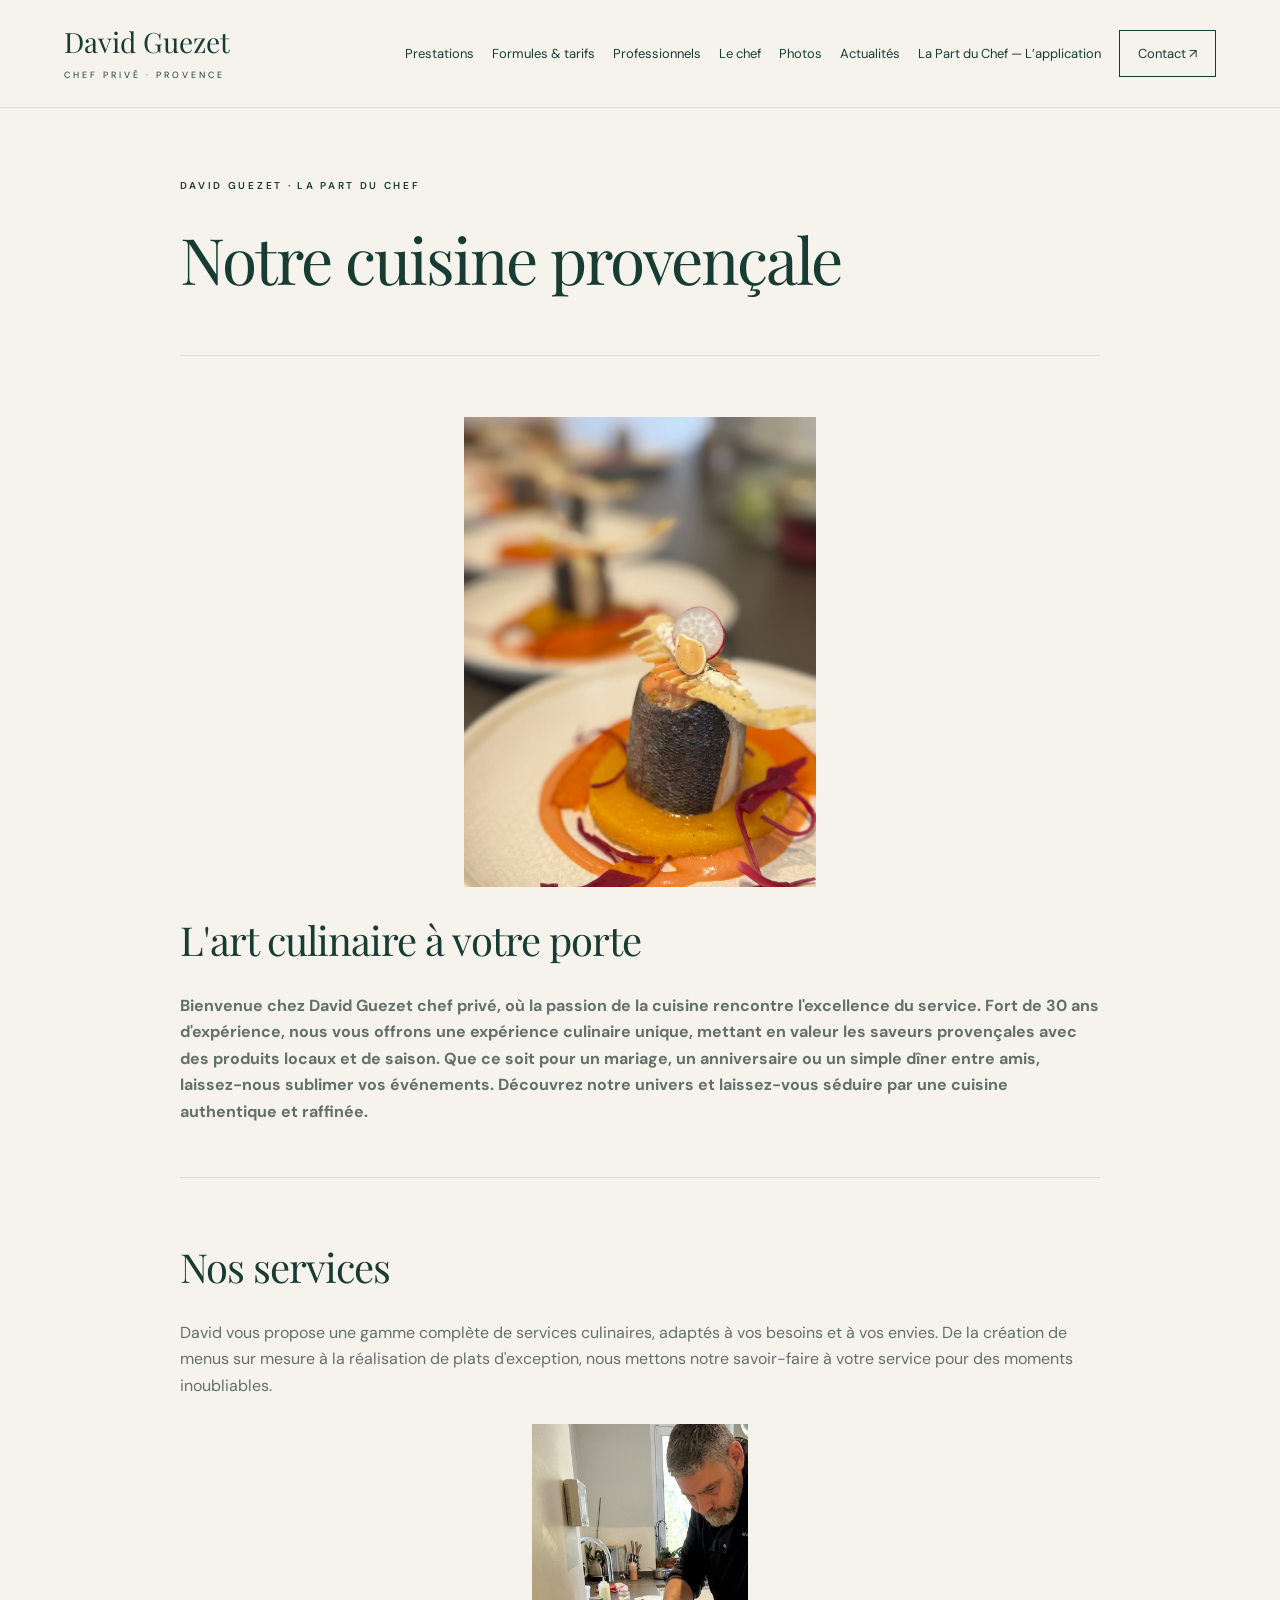
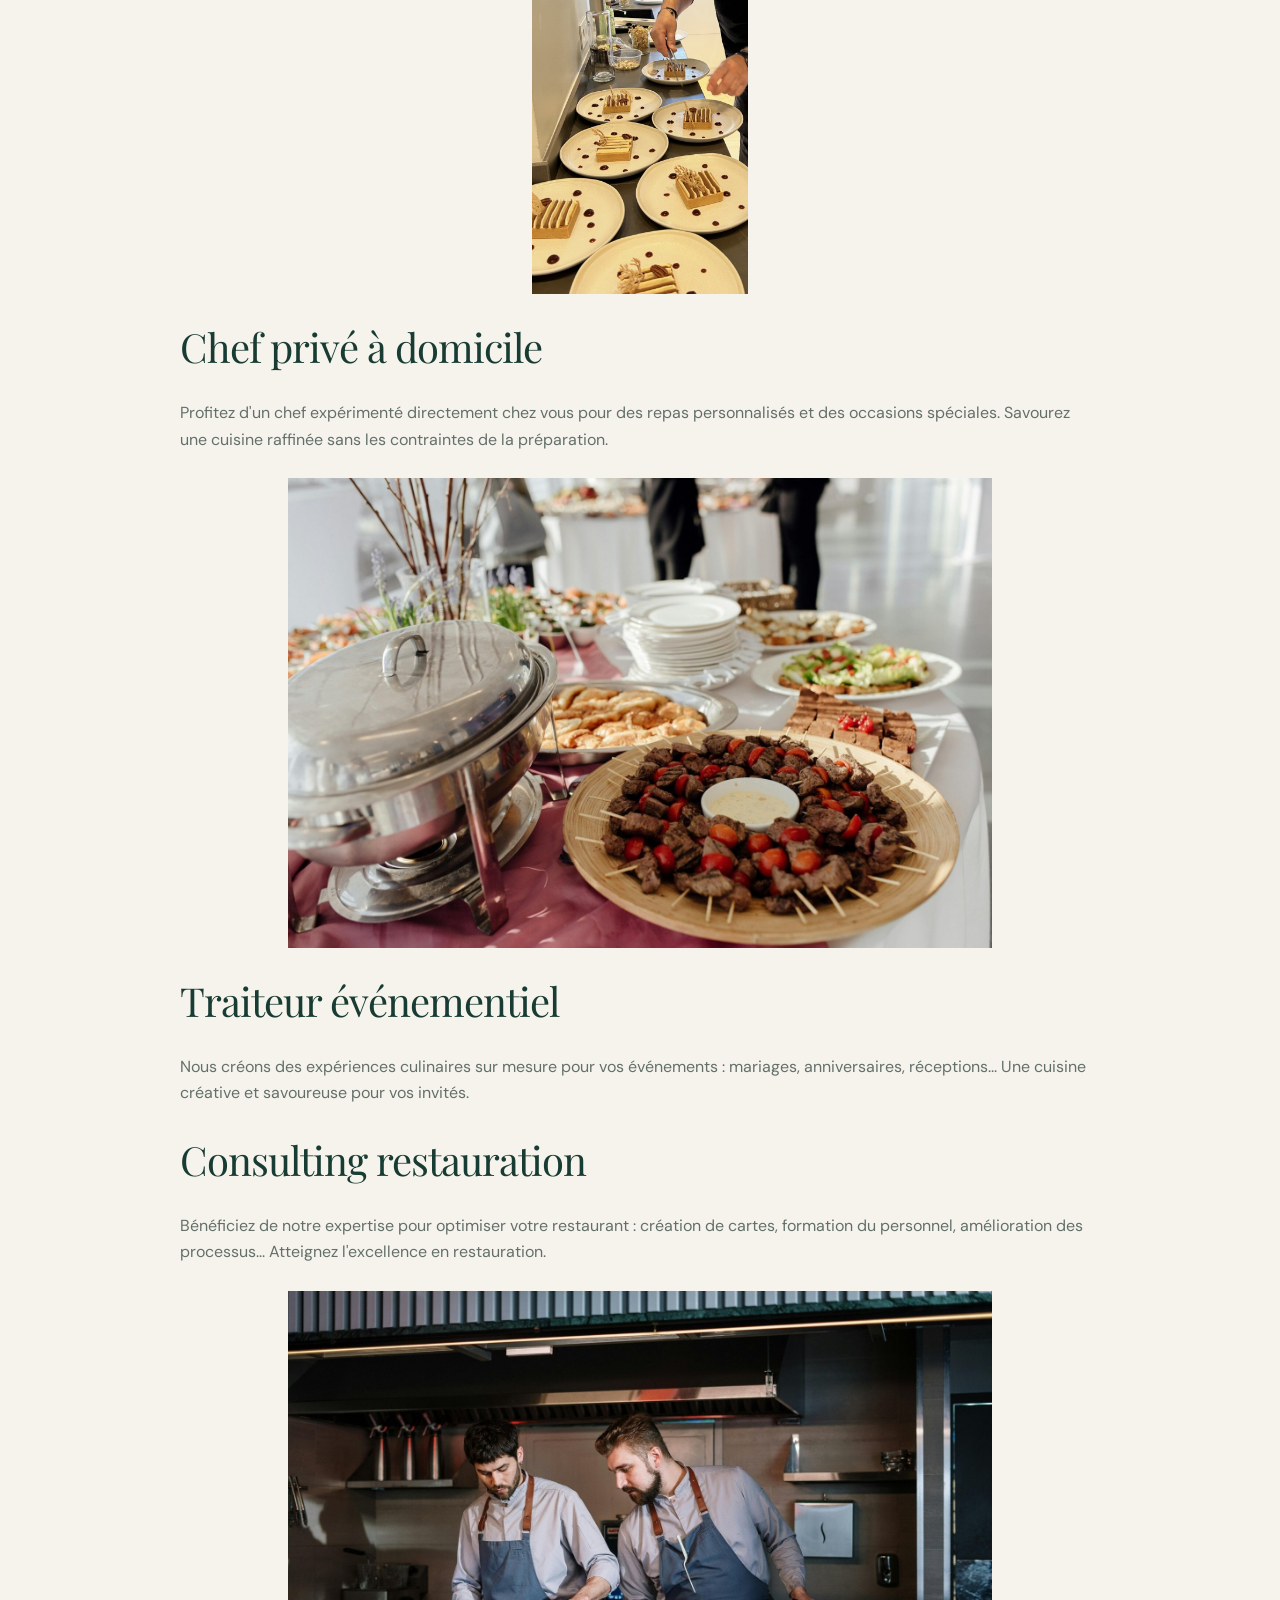
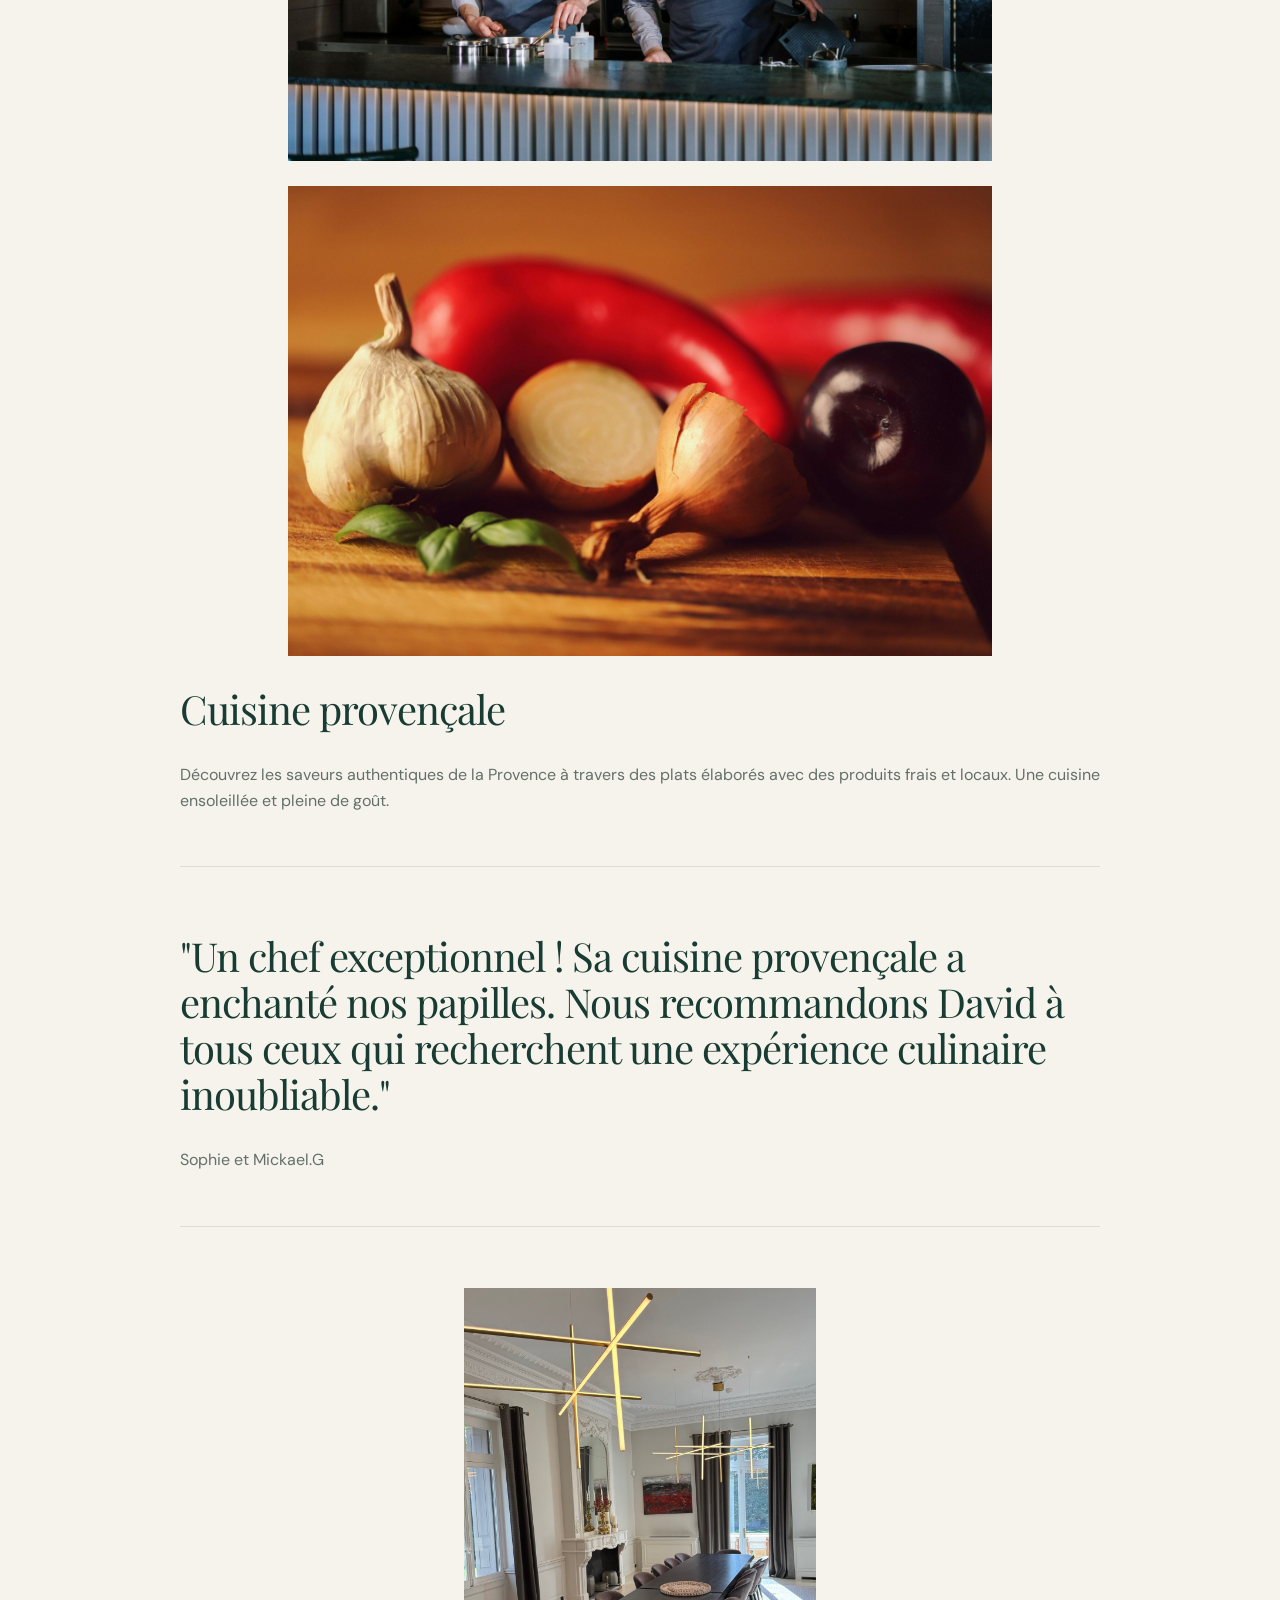
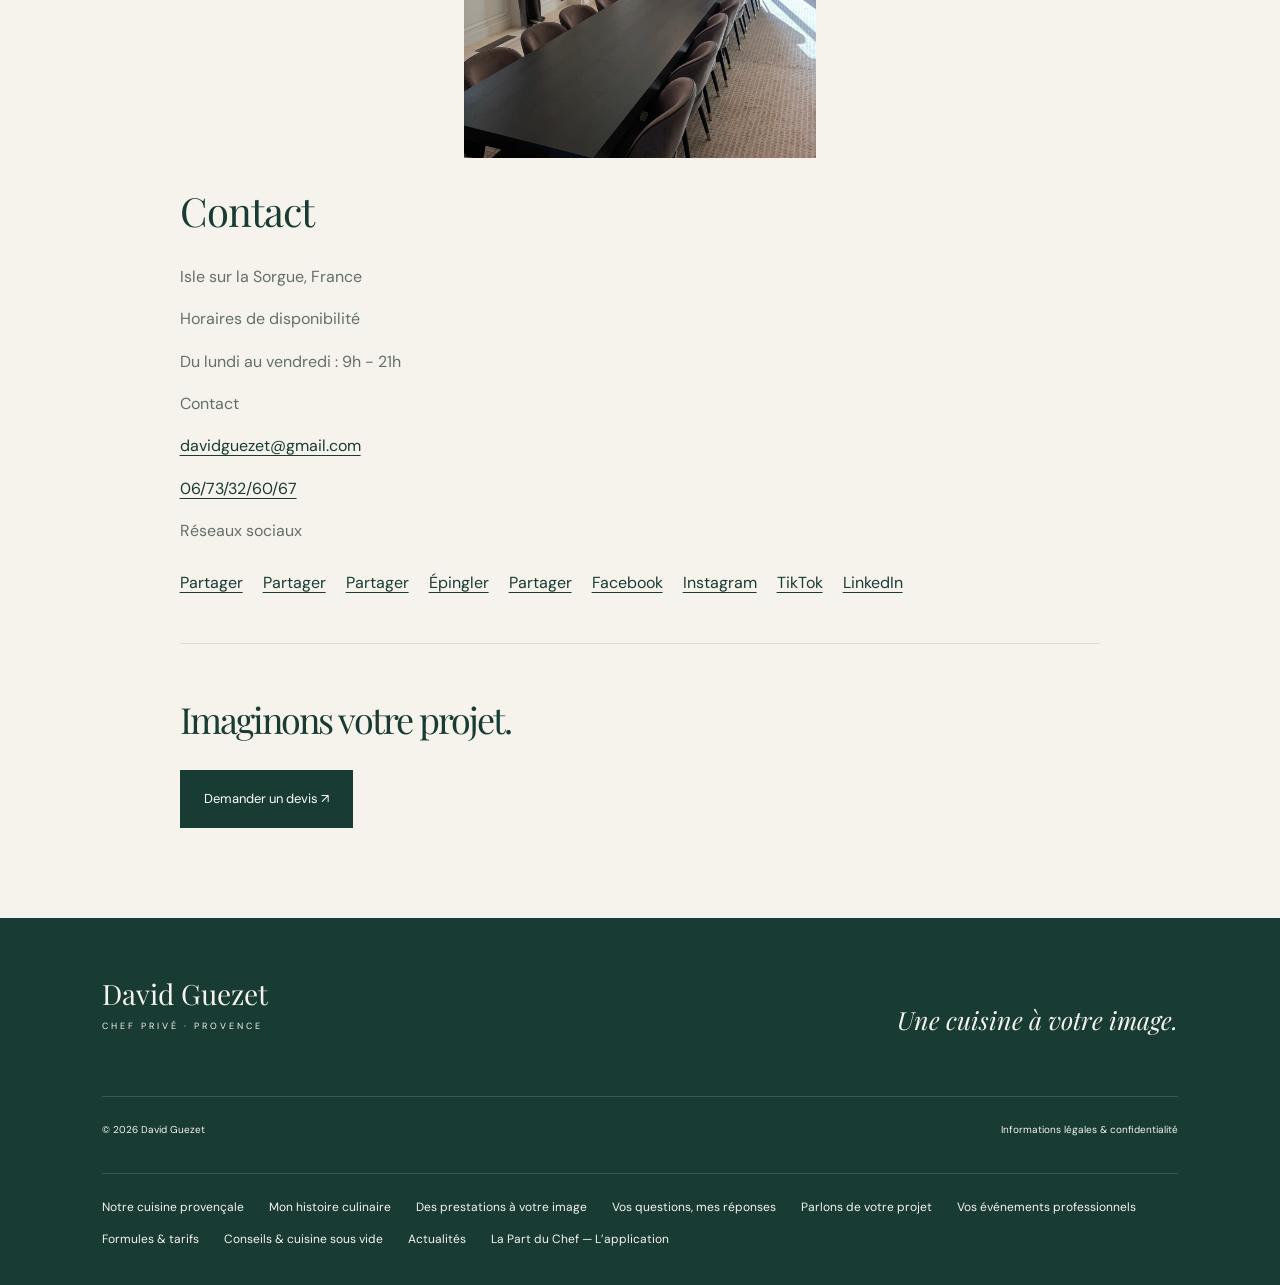
<file: accueil.html>
<!DOCTYPE html>

<html lang="fr"><head><meta charset="utf-8"/><meta content="width=device-width,initial-scale=1" name="viewport"/><title>Notre cuisine provençale — David Guezet</title><meta content="Notre cuisine provençale : David Guezet, chef privé en Provence. Prestations sur mesure pour particuliers et professionnels." name="description"/><link href="assets/favicon.svg" rel="icon"/><link href="style.css?v=fusion-1" rel="stylesheet"/></head><body><a class="skip" href="#contenu">Aller au contenu</a><header><a aria-label="David Guezet, accueil" class="wordmark" href="#">David Guezet<span>CHEF PRIVÉ · PROVENCE</span></a><button aria-controls="navigation" aria-expanded="false" id="menu-toggle">Menu <span>☰</span></button><nav aria-label="Navigation principale" id="navigation"><a href="index.html#experiences">Prestations</a><a href="tarifs.html">Formules &amp; tarifs</a><a href="index.html#professionnels">Professionnels</a><a href="a-propos.html">Le chef</a><a href="index.html#galerie">Photos</a><a href="actualites.html">Actualités</a><a href="la-part-du-chef.html">La Part du Chef — L’application</a><a class="nav-contact" href="index.html#contact">Contact ↗</a></nav></header><main class="content-page" id="contenu"><div class="page-heading"><p class="eyebrow">DAVID GUEZET · LA PART DU CHEF</p><h1>Notre cuisine provençale</h1></div><section class="source-section"><img alt="Photographie publiée par David Guezet" decoding="async" loading="lazy" src="assets/webador/665b84a4-img_7191-standard.jpg"/><h2>L'art culinaire à votre porte</h2><p><strong>Bienvenue chez David Guezet chef privé, où la passion de la cuisine rencontre l'excellence du service. Fort de 30 ans d'expérience, nous vous offrons une expérience culinaire unique, mettant en valeur les saveurs provençales avec des produits locaux et de saison. Que ce soit pour un mariage, un anniversaire ou un simple dîner entre amis, laissez-nous sublimer vos événements. Découvrez notre univers et laissez-vous séduire par une cuisine authentique et raffinée.</strong></p></section><section class="source-section"><h2>Nos services</h2><p>David vous propose une gamme complète de services culinaires, adaptés à vos besoins et à vos envies. De la création de menus sur mesure à la réalisation de plats d'exception, nous mettons notre savoir-faire à votre service pour des moments inoubliables.</p><img alt="Photographie publiée par David Guezet" decoding="async" loading="lazy" src="assets/webador/2c68ccec-img_7414-1-high.jpg"/><h2>Chef privé à domicile</h2><p>Profitez d'un chef expérimenté directement chez vous pour des repas personnalisés et des occasions spéciales. Savourez une cuisine raffinée sans les contraintes de la préparation.</p><img alt="Illustration culinaire — Pexels" decoding="async" loading="lazy" src="assets/webador/1f0dfea5-7245469.jpg"/><h2>Traiteur événementiel</h2><p>Nous créons des expériences culinaires sur mesure pour vos événements : mariages, anniversaires, réceptions... Une cuisine créative et savoureuse pour vos invités.</p><h2>Consulting restauration</h2><p>Bénéficiez de notre expertise pour optimiser votre restaurant : création de cartes, formation du personnel, amélioration des processus... Atteignez l'excellence en restauration.</p><img alt="Illustration culinaire — Pexels" decoding="async" loading="lazy" src="assets/webador/a37b91ff-4253300.jpg"/><img alt="Illustration culinaire — Pexels" decoding="async" loading="lazy" src="assets/webador/bd69d6dd-29124850.jpg"/><h2>Cuisine provençale</h2><p>Découvrez les saveurs authentiques de la Provence à travers des plats élaborés avec des produits frais et locaux. Une cuisine ensoleillée et pleine de goût.</p></section><section class="source-section"><h2>"Un chef exceptionnel ! Sa cuisine provençale a enchanté nos papilles. Nous recommandons David à tous ceux qui recherchent une expérience culinaire inoubliable."</h2><p>Sophie et Mickael.G</p></section><section class="source-section"><img alt="Photographie publiée par David Guezet" decoding="async" loading="lazy" src="assets/webador/fdc1408e-img_6984-standard.jpg"/><h2>Contact</h2><p>Isle sur la Sorgue, France</p><p>Horaires de disponibilité</p><p>Du lundi au vendredi : 9h - 21h</p><p>Contact</p><p><a href="mailto:davidguezet@gmail.com">davidguezet@gmail.com</a></p><p><a href="tel:+33673326067">06/73/32/60/67</a></p><p>Réseaux sociaux</p><a href="index.html#contact">
<span></span>
<span>
                        Partager                    </span>
</a><a href="index.html#contact">
<span></span>
<span>
                        Partager                    </span>
</a><a href="index.html#contact">
<span></span>
<span>
                        Partager                    </span>
</a><a href="index.html#contact">
<span></span>
<span>
                        Épingler                    </span>
</a><a href="index.html#contact">
<span></span>
<span>
                        Partager                    </span>
</a><a href="https://www.facebook.com/profile.php?id=100008618868009" rel="noopener" target="_blank">
<span>Facebook</span>
<i></i>
</a><a href="https://instagram.com/Davidguezet_chef_prive" rel="noopener" target="_blank">
<span>Instagram</span>
<i></i>
</a><a href="https://tiktok.com/@Davidguezet6" rel="noopener" target="_blank">
<span>TikTok</span>
<i></i>
</a><a href="https://www.linkedin.com/in/david-guezet-/" rel="noopener" target="_blank">
<span>LinkedIn</span>
<i></i>
</a></section><section class="source-section"></section><section class="page-cta"><h2>Imaginons votre projet.</h2><a class="button" href="index.html#contact">Demander un devis ↗</a></section></main><footer><a class="wordmark" href="#">David Guezet<span>CHEF PRIVÉ · PROVENCE</span></a><p>Une cuisine à votre image.</p><div><span>© <span id="year">2026</span> David Guezet</span><a href="mentions-legales.html">Informations légales &amp; confidentialité</a></div><nav aria-label="Toutes les pages" class="footer-pages"><a href="accueil.html">Notre cuisine provençale</a><a href="a-propos.html">Mon histoire culinaire</a><a href="prestations.html">Des prestations à votre image</a><a href="faq.html">Vos questions, mes réponses</a><a href="contact.html">Parlons de votre projet</a><a href="evenement-professionel.html">Vos événements professionnels</a><a href="tarifs.html">Formules &amp; tarifs</a><a href="conseiller-culinaire.html">Conseils &amp; cuisine sous vide</a><a href="actualites.html">Actualités</a><a href="la-part-du-chef.html">La Part du Chef — L’application</a></nav></footer><script src="script.js"></script></body></html>
</file>
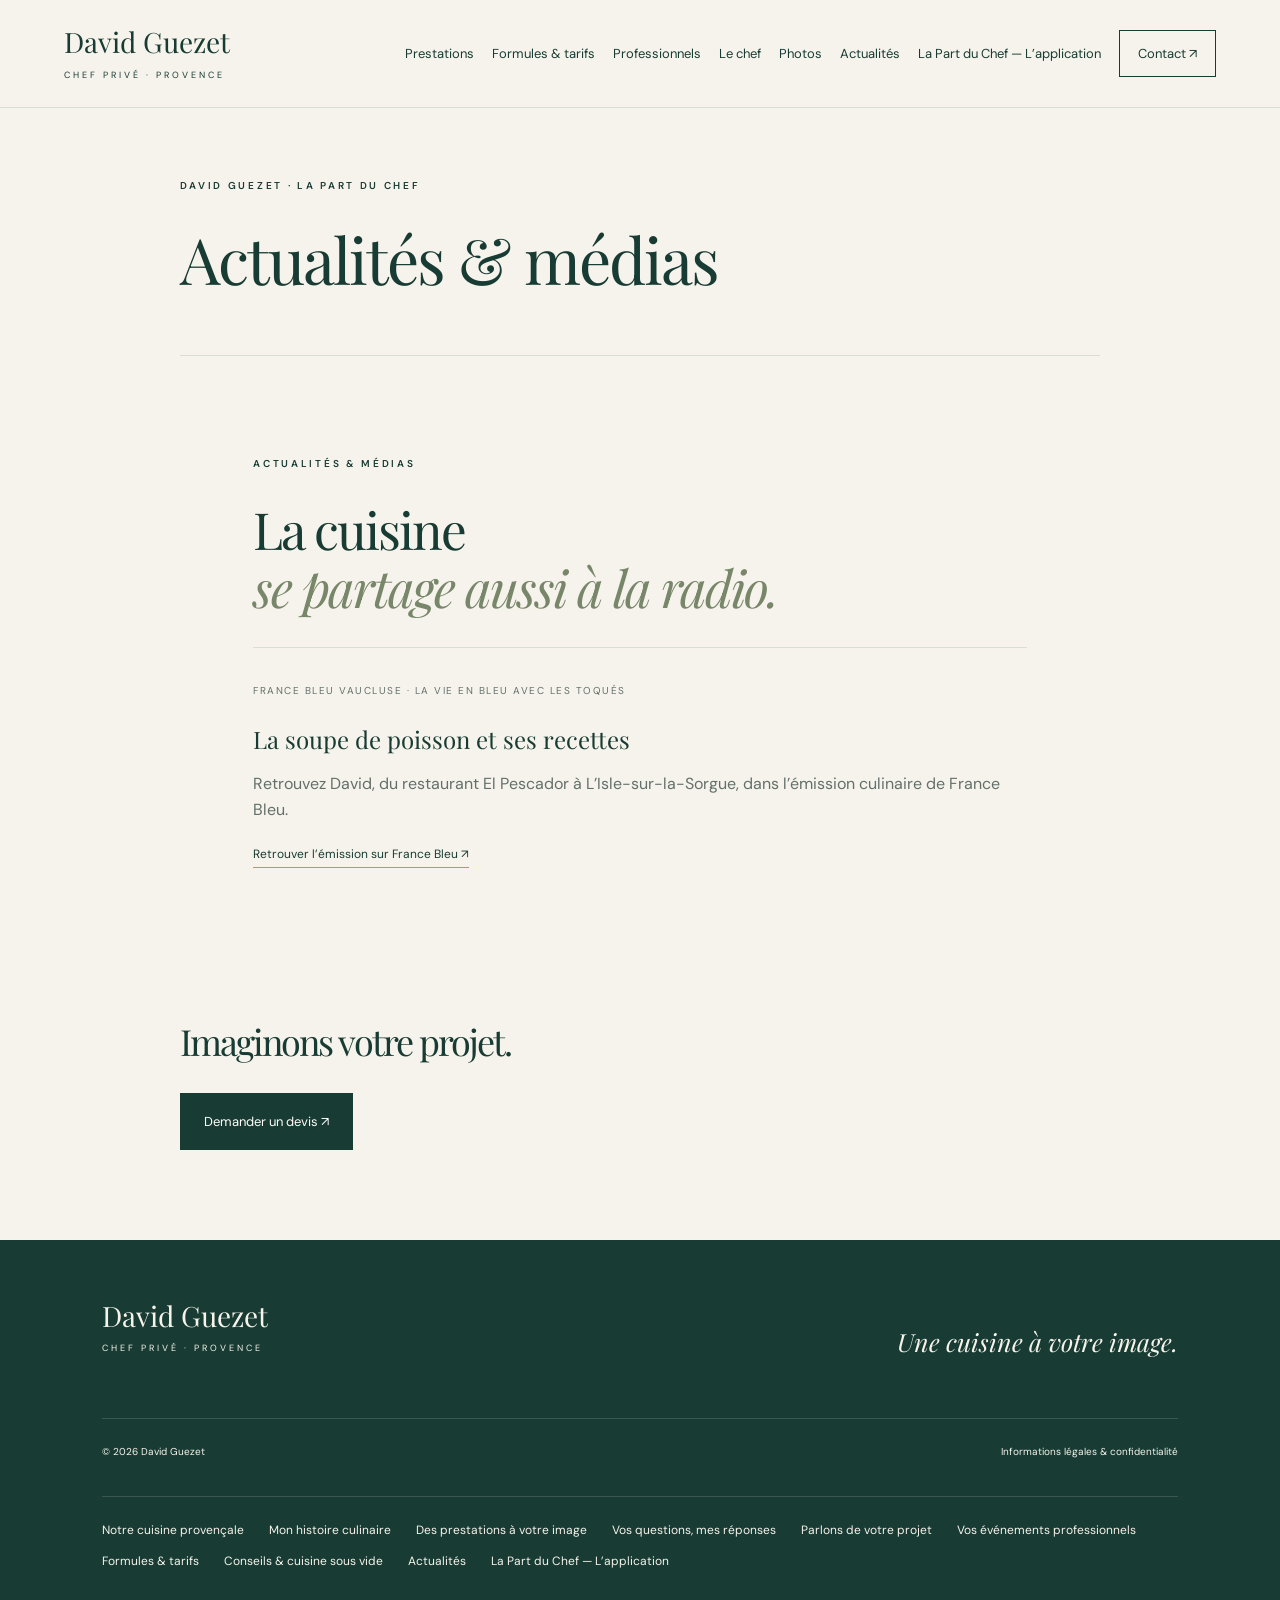
<file: actualites.html>
<!DOCTYPE html>

<html lang="fr"><head><meta charset="utf-8"/><meta content="width=device-width,initial-scale=1" name="viewport"/><title>Actualités &amp; médias — David Guezet</title><meta content="Actualités &amp; médias : David Guezet, chef privé en Provence. Prestations sur mesure pour particuliers et professionnels." name="description"/><link href="assets/favicon.svg" rel="icon"/><link href="style.css?v=fusion-1" rel="stylesheet"/></head><body><a class="skip" href="#contenu">Aller au contenu</a><header><a aria-label="David Guezet, accueil" class="wordmark" href="#">David Guezet<span>CHEF PRIVÉ · PROVENCE</span></a><button aria-controls="navigation" aria-expanded="false" id="menu-toggle">Menu <span>☰</span></button><nav aria-label="Navigation principale" id="navigation"><a href="index.html#experiences">Prestations</a><a href="tarifs.html">Formules &amp; tarifs</a><a href="index.html#professionnels">Professionnels</a><a href="a-propos.html">Le chef</a><a href="index.html#galerie">Photos</a><a href="actualites.html">Actualités</a><a href="la-part-du-chef.html">La Part du Chef — L’application</a><a class="nav-contact" href="index.html#contact">Contact ↗</a></nav></header><main class="content-page" id="contenu"><div class="page-heading"><p class="eyebrow">DAVID GUEZET · LA PART DU CHEF</p><h1>Actualités &amp; médias</h1></div><section class="section news" id="actualites"><p class="eyebrow">ACTUALITÉS &amp; MÉDIAS</p><h2>La cuisine<br/><em>se partage aussi à la radio.</em></h2><article><p>FRANCE BLEU VAUCLUSE · LA VIE EN BLEU AVEC LES TOQUÉS</p><h3>La soupe de poisson et ses recettes</h3><p>Retrouvez David, du restaurant El Pescador à L’Isle-sur-la-Sorgue, dans l’émission culinaire de France Bleu.</p><a class="text-link" href="https://www.francebleu.fr/emissions/la-vie-en-bleu-avec-les-toques-fb-vaucluse/vaucluse/david-du-restaurant-el-pescador-a-l-isle-s-la-sorgue-tout-sur-la-soupe-de-poisson-et-les-recettes-en" rel="noopener" target="_blank">Retrouver l’émission sur France Bleu ↗</a></article></section><section class="page-cta"><h2>Imaginons votre projet.</h2><a class="button" href="index.html#contact">Demander un devis ↗</a></section></main><footer><a class="wordmark" href="#">David Guezet<span>CHEF PRIVÉ · PROVENCE</span></a><p>Une cuisine à votre image.</p><div><span>© <span id="year">2026</span> David Guezet</span><a href="mentions-legales.html">Informations légales &amp; confidentialité</a></div><nav aria-label="Toutes les pages" class="footer-pages"><a href="accueil.html">Notre cuisine provençale</a><a href="a-propos.html">Mon histoire culinaire</a><a href="prestations.html">Des prestations à votre image</a><a href="faq.html">Vos questions, mes réponses</a><a href="contact.html">Parlons de votre projet</a><a href="evenement-professionel.html">Vos événements professionnels</a><a href="tarifs.html">Formules &amp; tarifs</a><a href="conseiller-culinaire.html">Conseils &amp; cuisine sous vide</a><a href="actualites.html">Actualités</a><a href="la-part-du-chef.html">La Part du Chef — L’application</a></nav></footer><script src="script.js"></script></body></html>
</file>
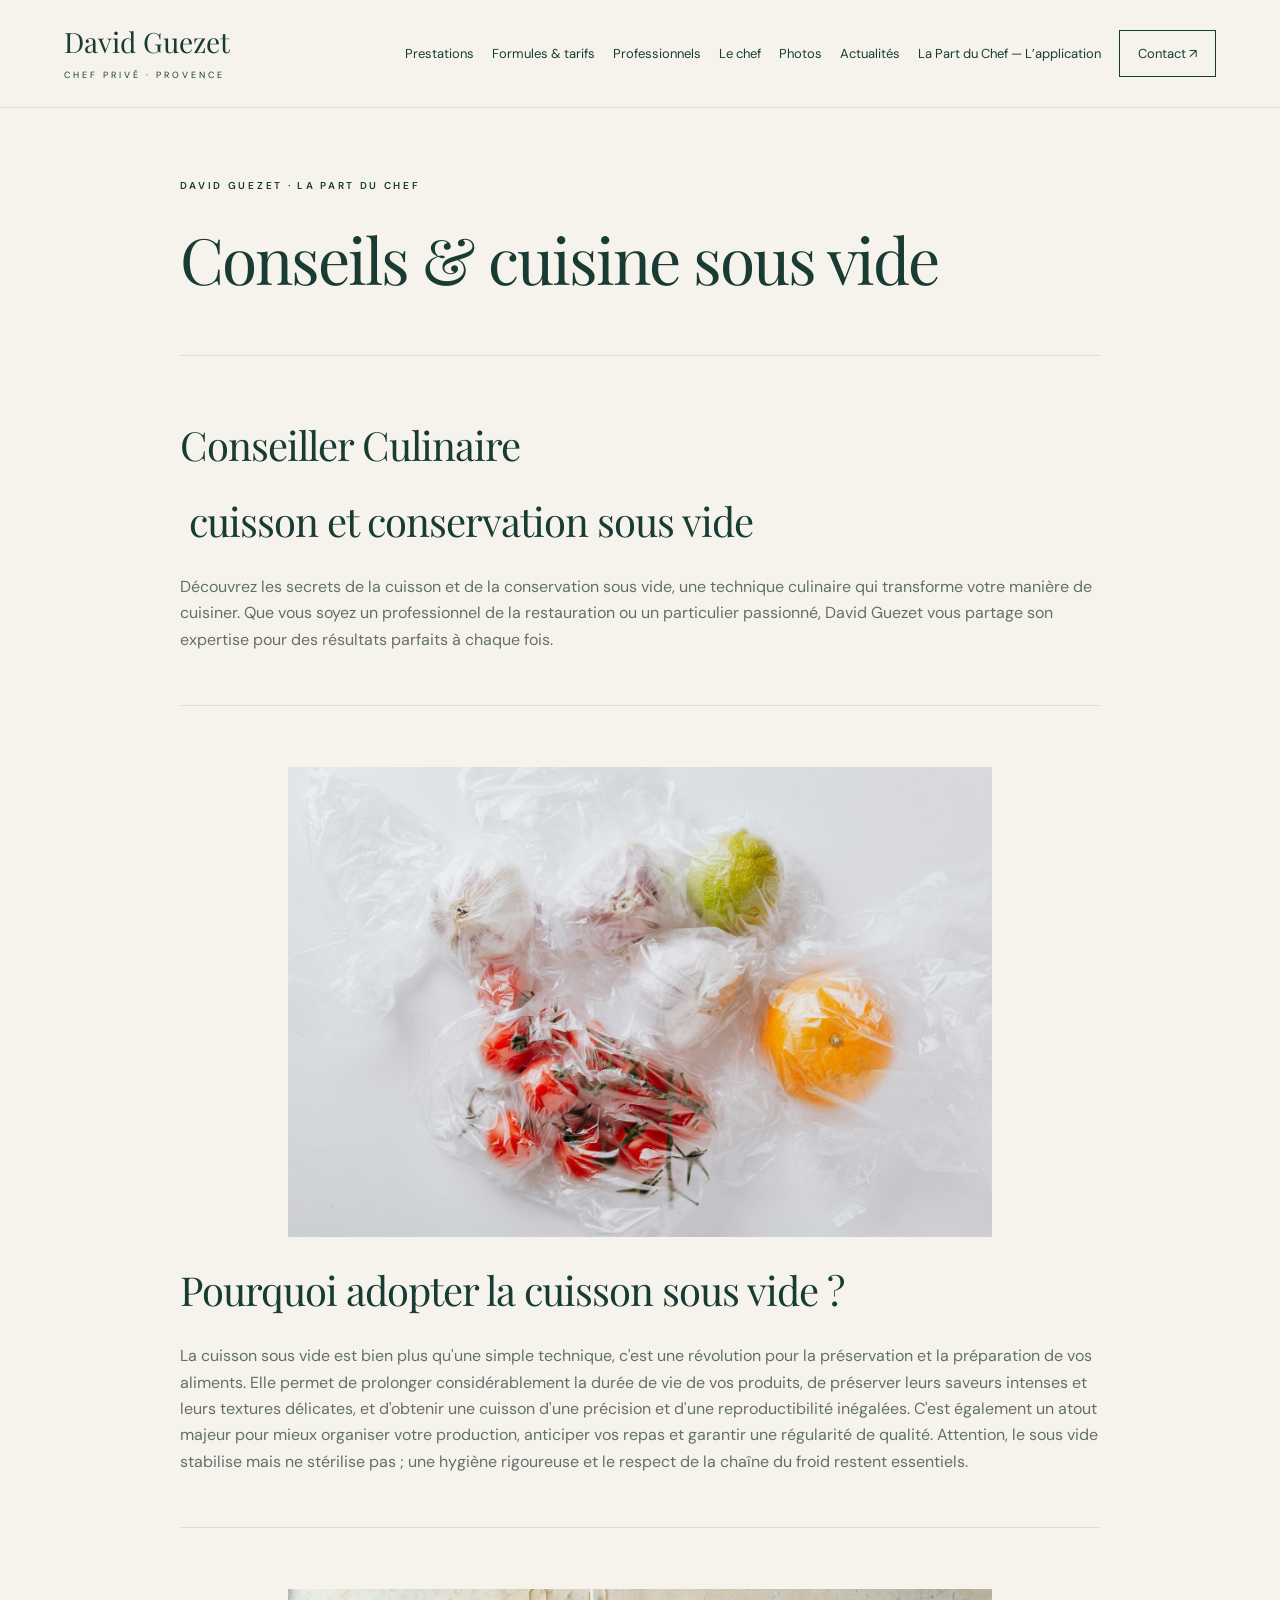
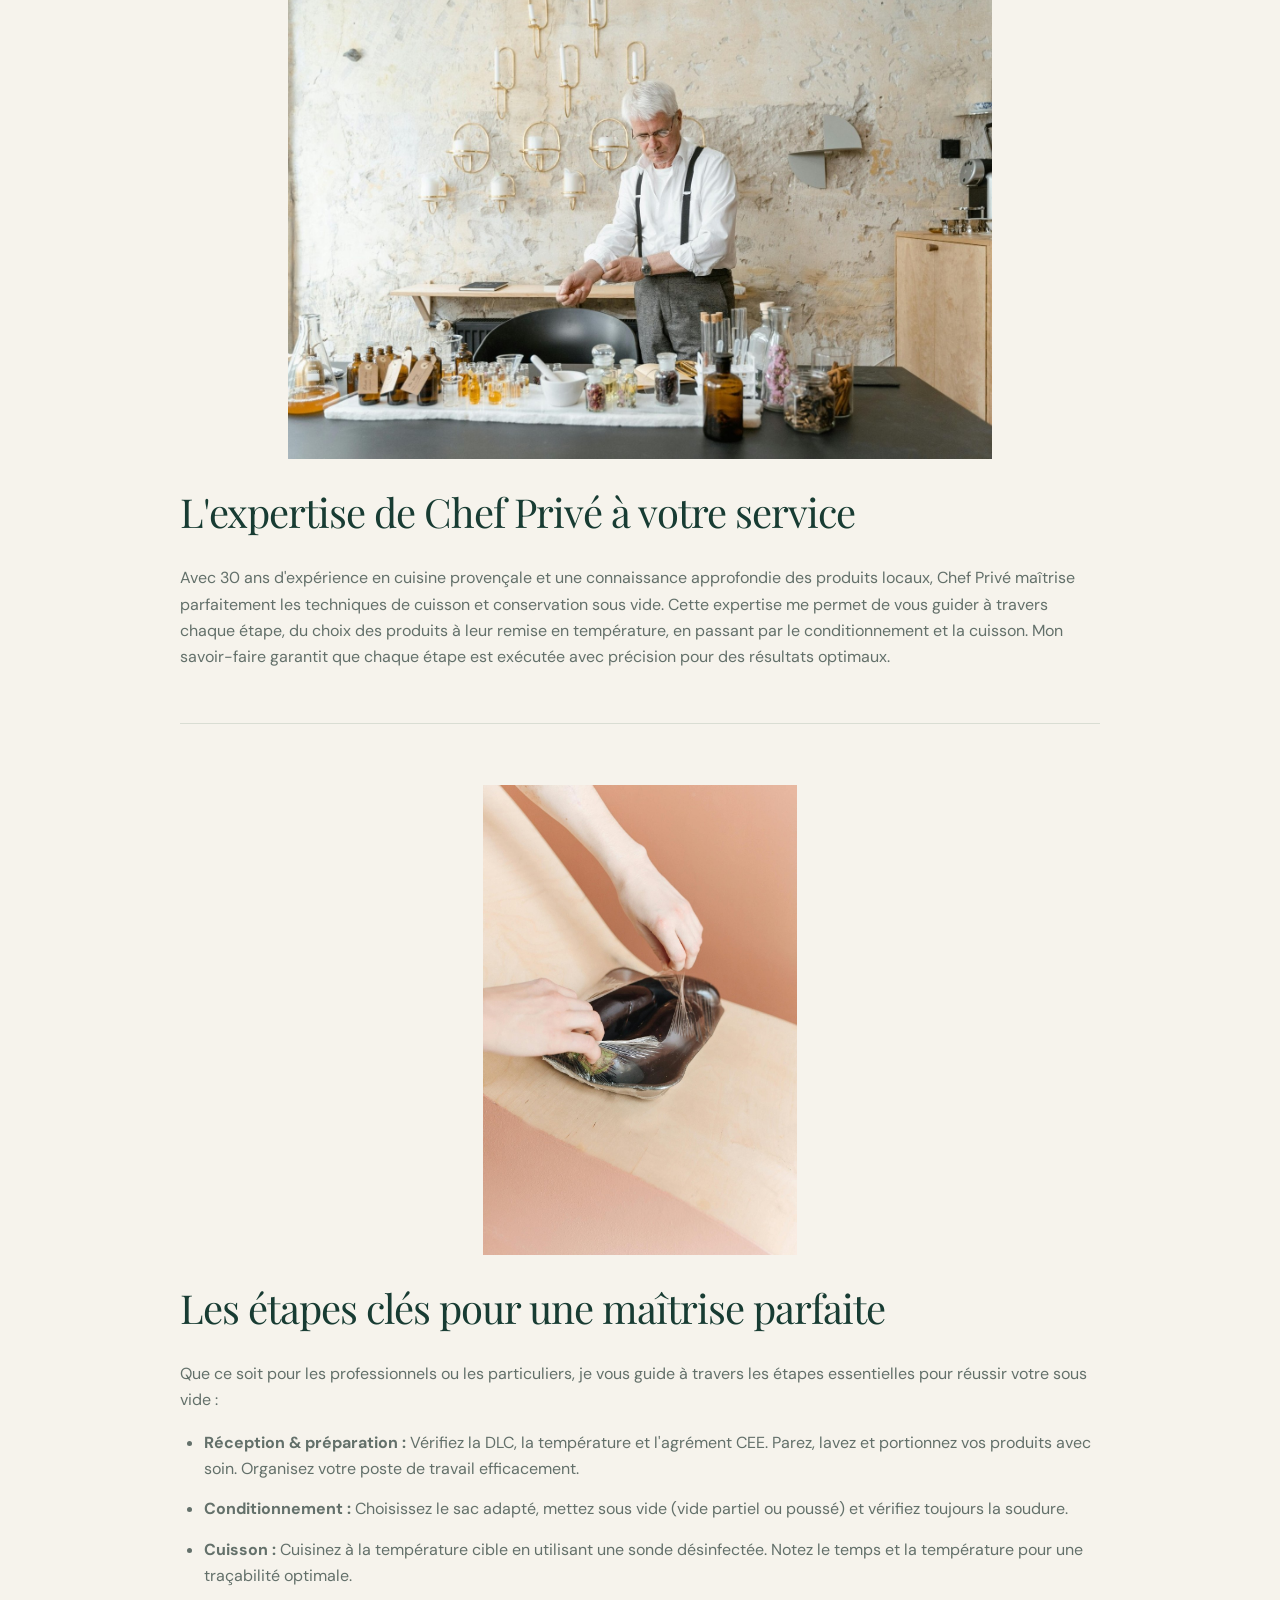
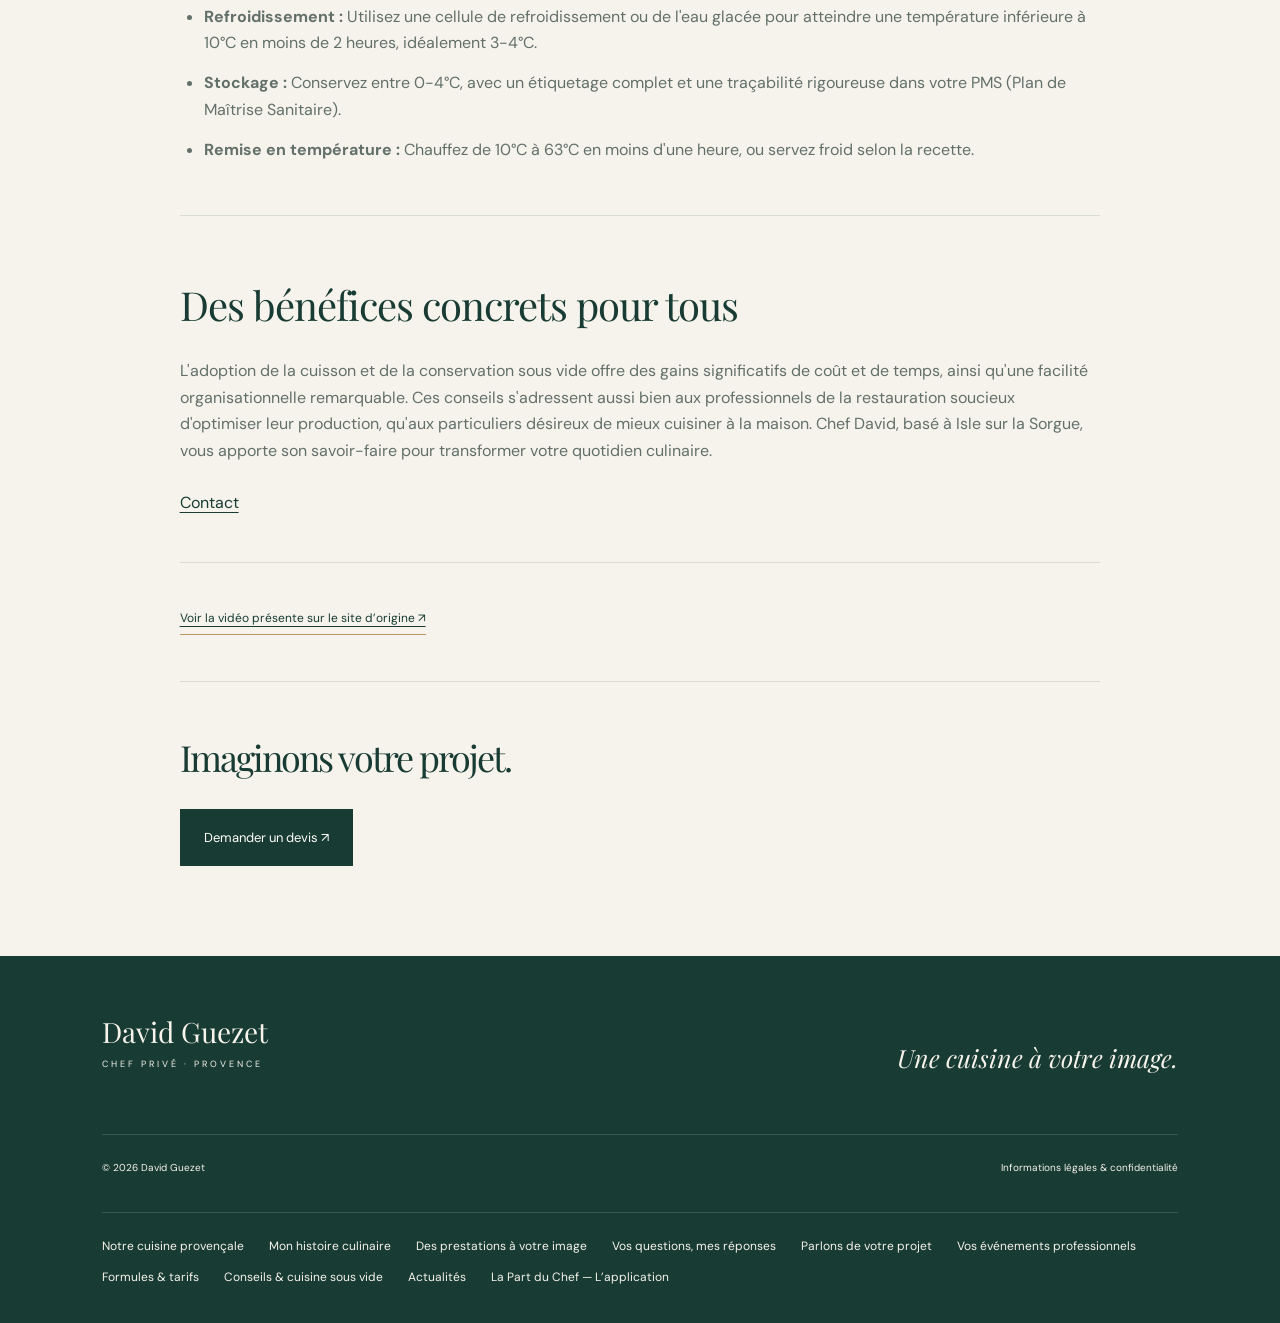
<file: conseiller-culinaire.html>
<!DOCTYPE html>

<html lang="fr"><head><meta charset="utf-8"/><meta content="width=device-width,initial-scale=1" name="viewport"/><title>Conseils &amp; cuisine sous vide — David Guezet</title><meta content="Conseils &amp; cuisine sous vide : David Guezet, chef privé en Provence. Prestations sur mesure pour particuliers et professionnels." name="description"/><link href="assets/favicon.svg" rel="icon"/><link href="style.css?v=fusion-1" rel="stylesheet"/></head><body><a class="skip" href="#contenu">Aller au contenu</a><header><a aria-label="David Guezet, accueil" class="wordmark" href="#">David Guezet<span>CHEF PRIVÉ · PROVENCE</span></a><button aria-controls="navigation" aria-expanded="false" id="menu-toggle">Menu <span>☰</span></button><nav aria-label="Navigation principale" id="navigation"><a href="index.html#experiences">Prestations</a><a href="tarifs.html">Formules &amp; tarifs</a><a href="index.html#professionnels">Professionnels</a><a href="a-propos.html">Le chef</a><a href="index.html#galerie">Photos</a><a href="actualites.html">Actualités</a><a href="la-part-du-chef.html">La Part du Chef — L’application</a><a class="nav-contact" href="index.html#contact">Contact ↗</a></nav></header><main class="content-page" id="contenu"><div class="page-heading"><p class="eyebrow">DAVID GUEZET · LA PART DU CHEF</p><h1>Conseils &amp; cuisine sous vide</h1></div><section class="source-section"><h2>Conseiller Culinaire</h2><h2> cuisson et conservation sous vide</h2><p>Découvrez les secrets de la cuisson et de la conservation sous vide, une technique culinaire qui transforme votre manière de cuisiner. Que vous soyez un professionnel de la restauration ou un particulier passionné, David Guezet vous partage son expertise pour des résultats parfaits à chaque fois.</p></section><section class="source-section"><img alt="Illustration culinaire — Pexels" decoding="async" loading="lazy" src="assets/webador/46045531-4033162.jpg"/><h2>Pourquoi adopter la cuisson sous vide ?</h2><p>La cuisson sous vide est bien plus qu'une simple technique, c'est une révolution pour la préservation et la préparation de vos aliments. Elle permet de prolonger considérablement la durée de vie de vos produits, de préserver leurs saveurs intenses et leurs textures délicates, et d'obtenir une cuisson d'une précision et d'une reproductibilité inégalées. C'est également un atout majeur pour mieux organiser votre production, anticiper vos repas et garantir une régularité de qualité. Attention, le sous vide stabilise mais ne stérilise pas ; une hygiène rigoureuse et le respect de la chaîne du froid restent essentiels.</p></section><section class="source-section"><img alt="Illustration culinaire — Pexels" decoding="async" loading="lazy" src="assets/webador/6ad28506-8450394.jpg"/><h2>L'expertise de Chef Privé à votre service</h2><p>Avec 30 ans d'expérience en cuisine provençale et une connaissance approfondie des produits locaux, Chef Privé maîtrise parfaitement les techniques de cuisson et conservation sous vide. Cette expertise me permet de vous guider à travers chaque étape, du choix des produits à leur remise en température, en passant par le conditionnement et la cuisson. Mon savoir-faire garantit que chaque étape est exécutée avec précision pour des résultats optimaux.</p></section><section class="source-section"><img alt="Illustration culinaire — Pexels" decoding="async" loading="lazy" src="assets/webador/33480805-5719923.jpg"/><h2>Les étapes clés pour une maîtrise parfaite</h2><p>Que ce soit pour les professionnels ou les particuliers, je vous guide à travers les étapes essentielles pour réussir votre sous vide :</p><ul>
<li><strong>Réception &amp; préparation :</strong> Vérifiez la DLC, la température et l'agrément CEE. Parez, lavez et portionnez vos produits avec soin. Organisez votre poste de travail efficacement.</li>
<li><strong>Conditionnement :</strong> Choisissez le sac adapté, mettez sous vide (vide partiel ou poussé) et vérifiez toujours la soudure.</li>
<li><strong>Cuisson :</strong> Cuisinez à la température cible en utilisant une sonde désinfectée. Notez le temps et la température pour une traçabilité optimale.</li>
<li><strong>Refroidissement :</strong> Utilisez une cellule de refroidissement ou de l'eau glacée pour atteindre une température inférieure à 10°C en moins de 2 heures, idéalement 3-4°C.</li>
<li><strong>Stockage :</strong> Conservez entre 0-4°C, avec un étiquetage complet et une traçabilité rigoureuse dans votre PMS (Plan de Maîtrise Sanitaire).</li>
<li><strong>Remise en température :</strong> Chauffez de 10°C à 63°C en moins d'une heure, ou servez froid selon la recette.</li>
</ul></section><section class="source-section"><h2>Des bénéfices concrets pour tous</h2><p>L'adoption de la cuisson et de la conservation sous vide offre des gains significatifs de coût et de temps, ainsi qu'une facilité organisationnelle remarquable. Ces conseils s'adressent aussi bien aux professionnels de la restauration soucieux d'optimiser leur production, qu'aux particuliers désireux de mieux cuisiner à la maison. Chef David, basé à Isle sur la Sorgue, vous apporte son savoir-faire pour transformer votre quotidien culinaire.</p><a href="mailto:davidguezet@gmail.com">
<span>
                Contact            </span>
</a></section><section class="source-section"></section><section class="source-section"><a class="text-link" href="https://vimeo.com/683858627" rel="noopener" target="_blank">Voir la vidéo présente sur le site d’origine ↗</a></section><section class="page-cta"><h2>Imaginons votre projet.</h2><a class="button" href="index.html#contact">Demander un devis ↗</a></section></main><footer><a class="wordmark" href="#">David Guezet<span>CHEF PRIVÉ · PROVENCE</span></a><p>Une cuisine à votre image.</p><div><span>© <span id="year">2026</span> David Guezet</span><a href="mentions-legales.html">Informations légales &amp; confidentialité</a></div><nav aria-label="Toutes les pages" class="footer-pages"><a href="accueil.html">Notre cuisine provençale</a><a href="a-propos.html">Mon histoire culinaire</a><a href="prestations.html">Des prestations à votre image</a><a href="faq.html">Vos questions, mes réponses</a><a href="contact.html">Parlons de votre projet</a><a href="evenement-professionel.html">Vos événements professionnels</a><a href="tarifs.html">Formules &amp; tarifs</a><a href="conseiller-culinaire.html">Conseils &amp; cuisine sous vide</a><a href="actualites.html">Actualités</a><a href="la-part-du-chef.html">La Part du Chef — L’application</a></nav></footer><script src="script.js"></script></body></html>
</file>
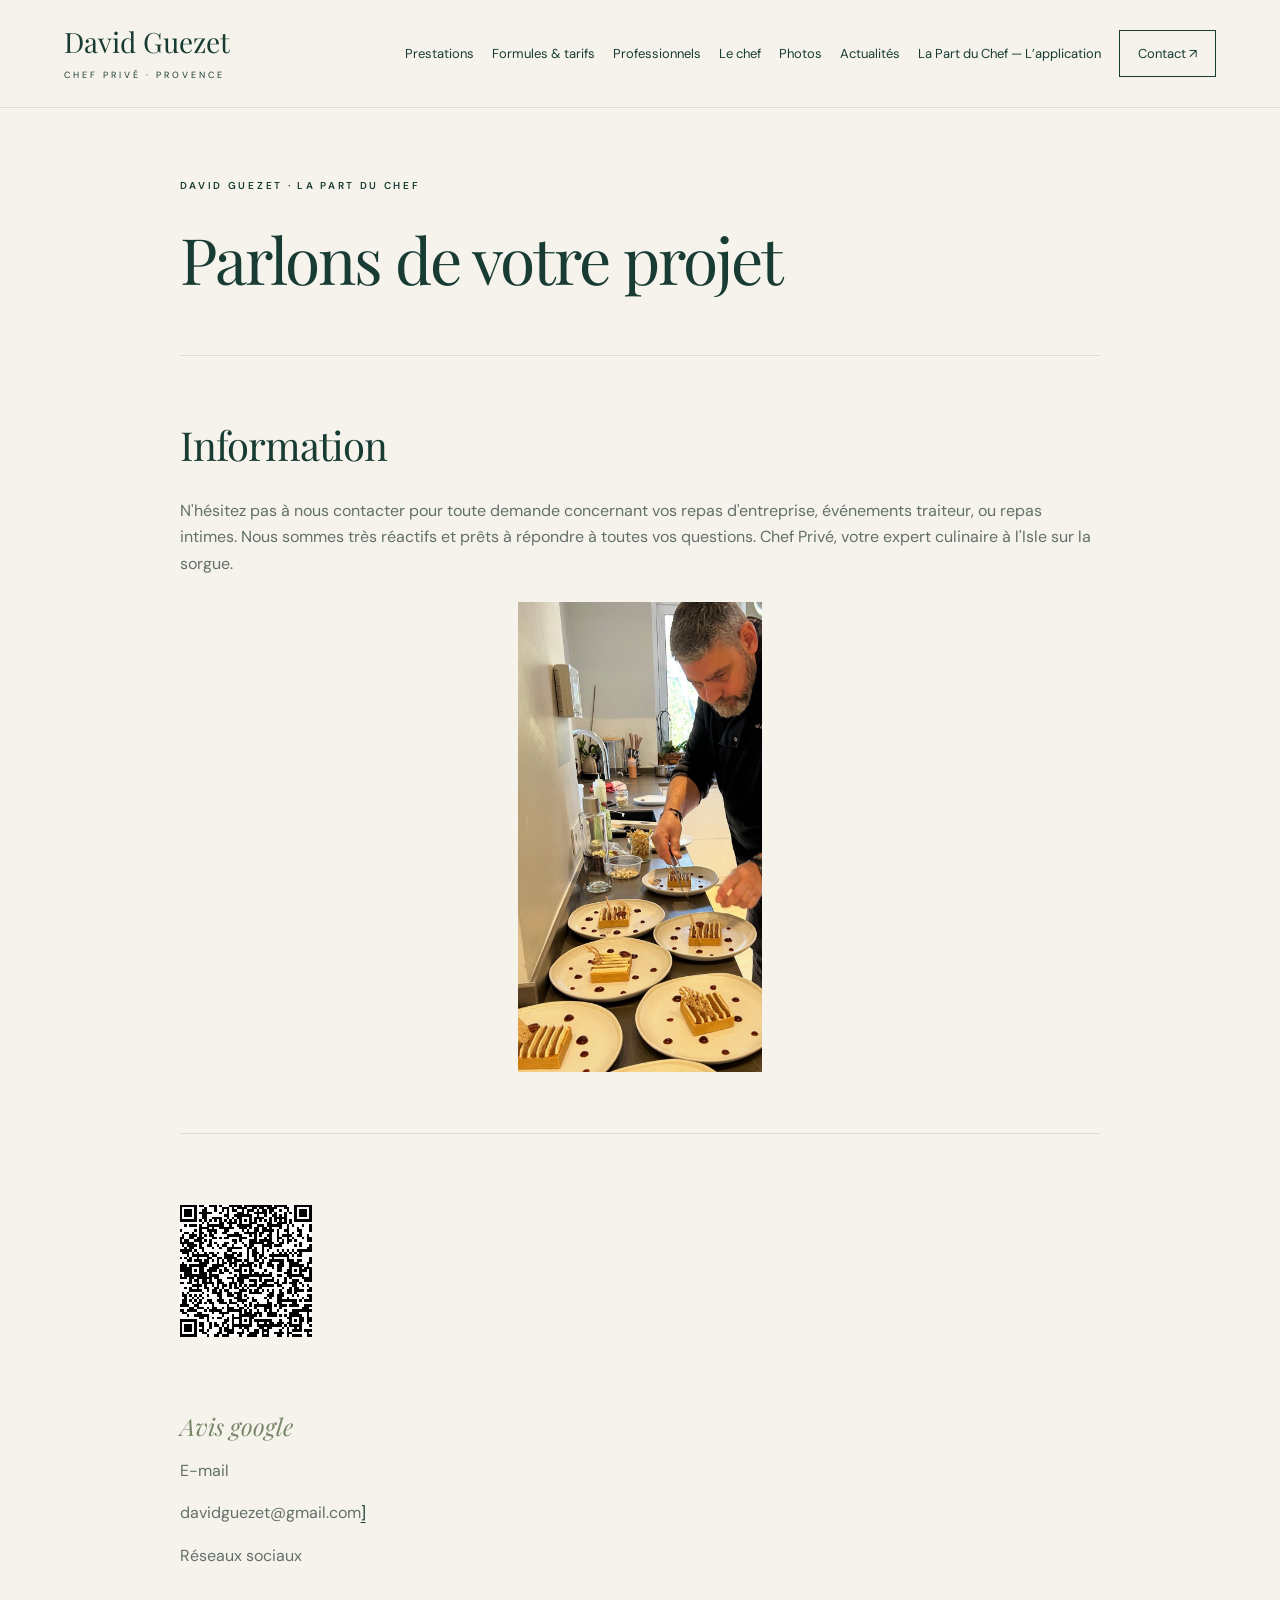
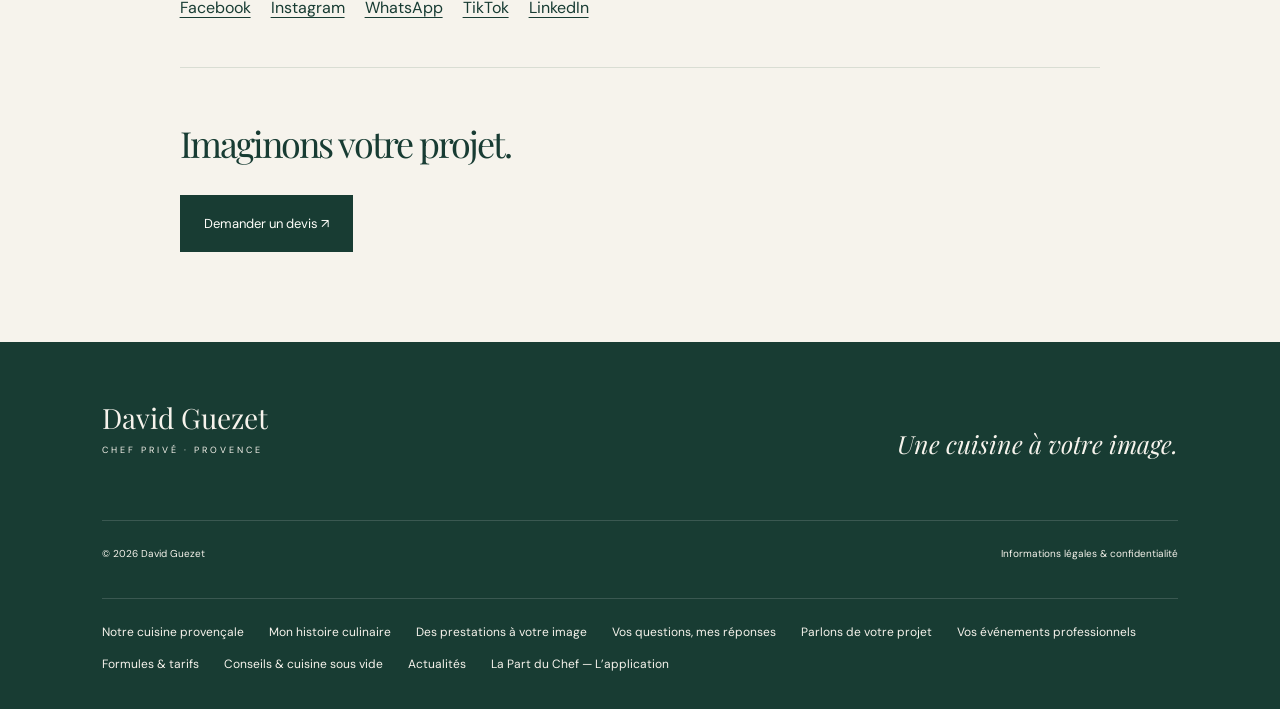
<file: contact.html>
<!DOCTYPE html>

<html lang="fr"><head><meta charset="utf-8"/><meta content="width=device-width,initial-scale=1" name="viewport"/><title>Parlons de votre projet — David Guezet</title><meta content="Parlons de votre projet : David Guezet, chef privé en Provence. Prestations sur mesure pour particuliers et professionnels." name="description"/><link href="assets/favicon.svg" rel="icon"/><link href="style.css?v=fusion-1" rel="stylesheet"/></head><body><a class="skip" href="#contenu">Aller au contenu</a><header><a aria-label="David Guezet, accueil" class="wordmark" href="#">David Guezet<span>CHEF PRIVÉ · PROVENCE</span></a><button aria-controls="navigation" aria-expanded="false" id="menu-toggle">Menu <span>☰</span></button><nav aria-label="Navigation principale" id="navigation"><a href="index.html#experiences">Prestations</a><a href="tarifs.html">Formules &amp; tarifs</a><a href="index.html#professionnels">Professionnels</a><a href="a-propos.html">Le chef</a><a href="index.html#galerie">Photos</a><a href="actualites.html">Actualités</a><a href="la-part-du-chef.html">La Part du Chef — L’application</a><a class="nav-contact" href="index.html#contact">Contact ↗</a></nav></header><main class="content-page" id="contenu"><div class="page-heading"><p class="eyebrow">DAVID GUEZET · LA PART DU CHEF</p><h1>Parlons de votre projet</h1></div><section class="source-section"><h2>Information</h2><p>N'hésitez pas à nous contacter pour toute demande concernant vos repas d'entreprise, événements traiteur, ou repas intimes. Nous sommes très réactifs et prêts à répondre à toutes vos questions. Chef Privé, votre expert culinaire à l'Isle sur la sorgue.</p><img alt="Photographie publiée par David Guezet" decoding="async" loading="lazy" src="assets/webador/7382f5b3-img_7414-high.jpg"/></section><section class="source-section"><a href="https://share.google/rbLm3NzkzbyZ7WR9V" rel="noopener" target="_blank"> <picture>
<img alt="Avis google" decoding="async" loading="lazy" src="assets/webador/9e809aab-download-standard-vgznar.jpg"/> </picture>
</a><h3><strong><em>Avis google</em></strong></h3><p>E-mail</p><p>davidguezet@gmail.com<a href="mailto:davidguezet@gmail.com">]</a></p><p>Réseaux sociaux</p><a href="https://www.facebook.com/profile.php?id=100008618868009" rel="noopener" target="_blank">
<span>Facebook</span>
<i></i>
</a><a href="https://instagram.com/davidguezet_chef_prive" rel="noopener" target="_blank">
<span>Instagram</span>
<i></i>
</a><a href="https://wa.me/33673326067" rel="noopener" target="_blank">
<span>WhatsApp</span>
<i></i>
</a><a href="https://tiktok.com/@davidguezet6" rel="noopener" target="_blank">
<span>TikTok</span>
<i></i>
</a><a href="https://www.linkedin.com/in/david-guezet-/" rel="noopener" target="_blank">
<span>LinkedIn</span>
<i></i>
</a></section><section class="source-section"></section><section class="page-cta"><h2>Imaginons votre projet.</h2><a class="button" href="index.html#contact">Demander un devis ↗</a></section></main><footer><a class="wordmark" href="#">David Guezet<span>CHEF PRIVÉ · PROVENCE</span></a><p>Une cuisine à votre image.</p><div><span>© <span id="year">2026</span> David Guezet</span><a href="mentions-legales.html">Informations légales &amp; confidentialité</a></div><nav aria-label="Toutes les pages" class="footer-pages"><a href="accueil.html">Notre cuisine provençale</a><a href="a-propos.html">Mon histoire culinaire</a><a href="prestations.html">Des prestations à votre image</a><a href="faq.html">Vos questions, mes réponses</a><a href="contact.html">Parlons de votre projet</a><a href="evenement-professionel.html">Vos événements professionnels</a><a href="tarifs.html">Formules &amp; tarifs</a><a href="conseiller-culinaire.html">Conseils &amp; cuisine sous vide</a><a href="actualites.html">Actualités</a><a href="la-part-du-chef.html">La Part du Chef — L’application</a></nav></footer><script src="script.js"></script></body></html>
</file>
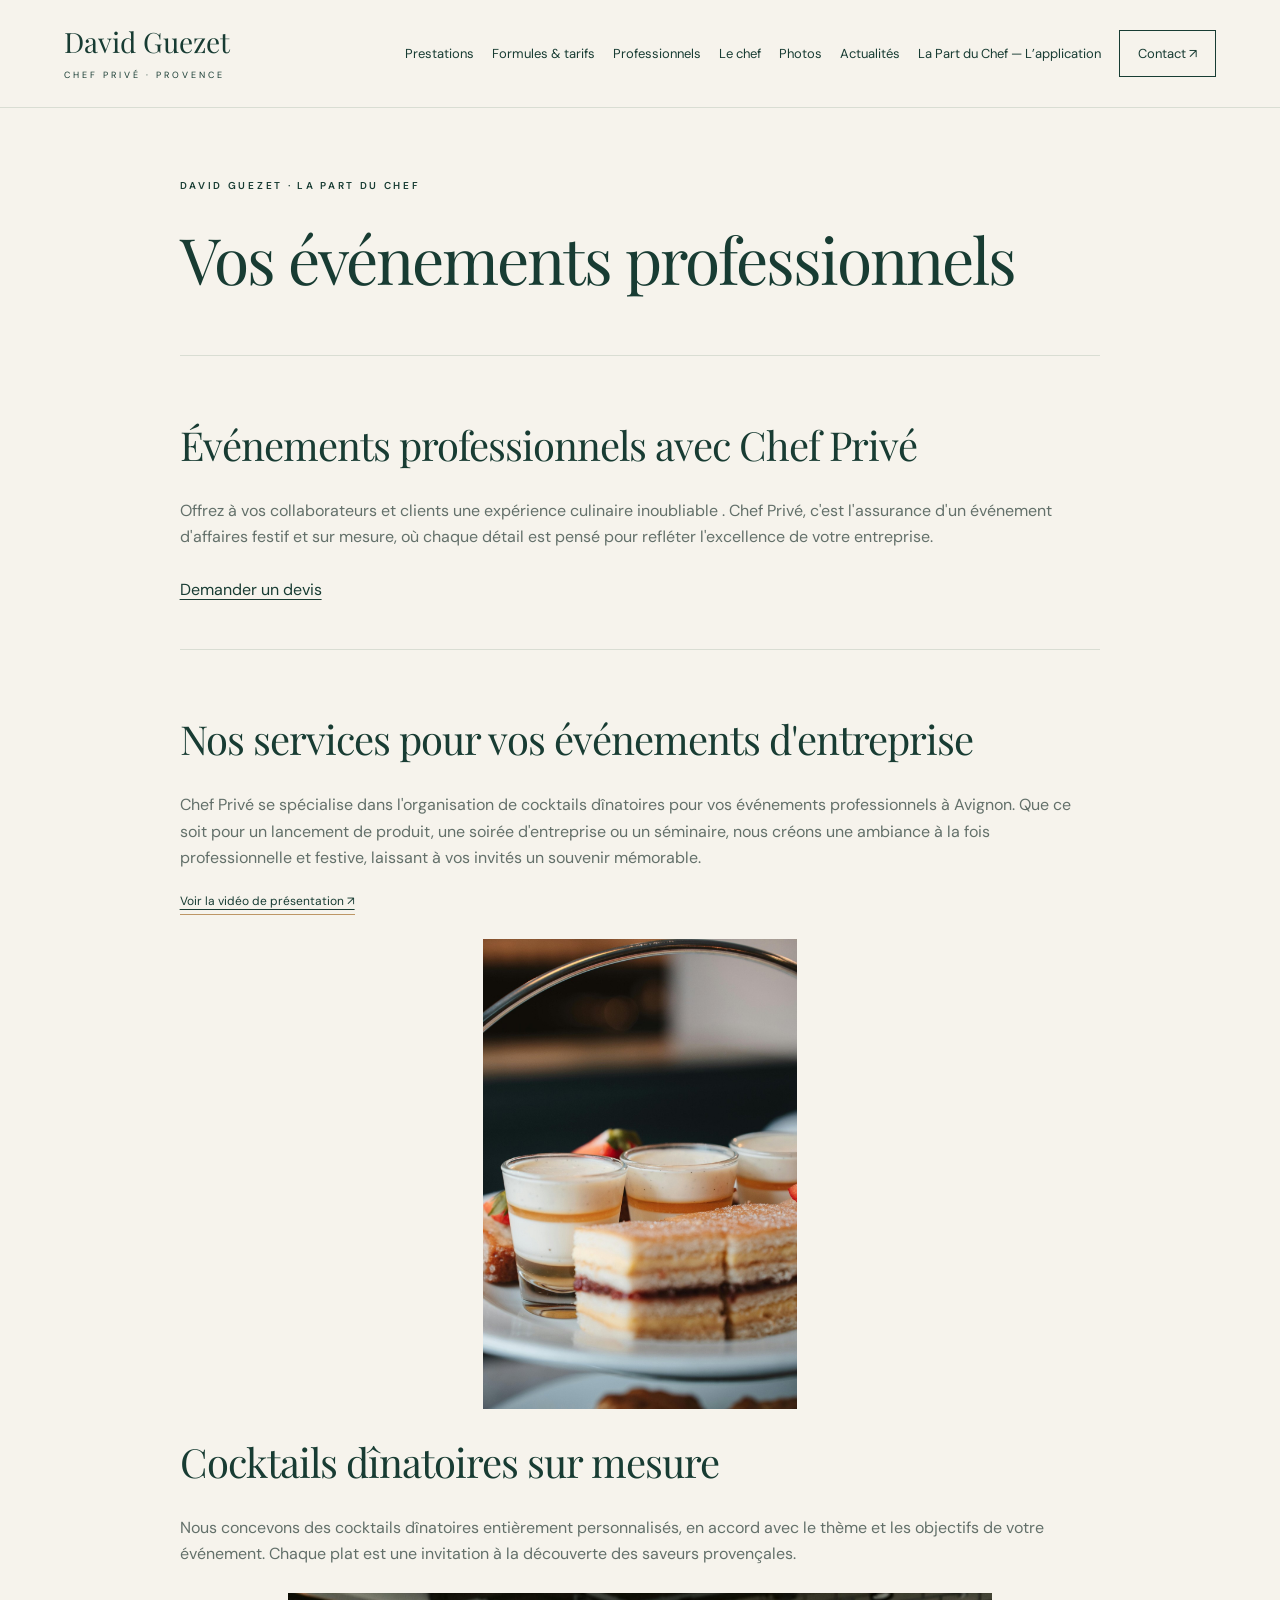
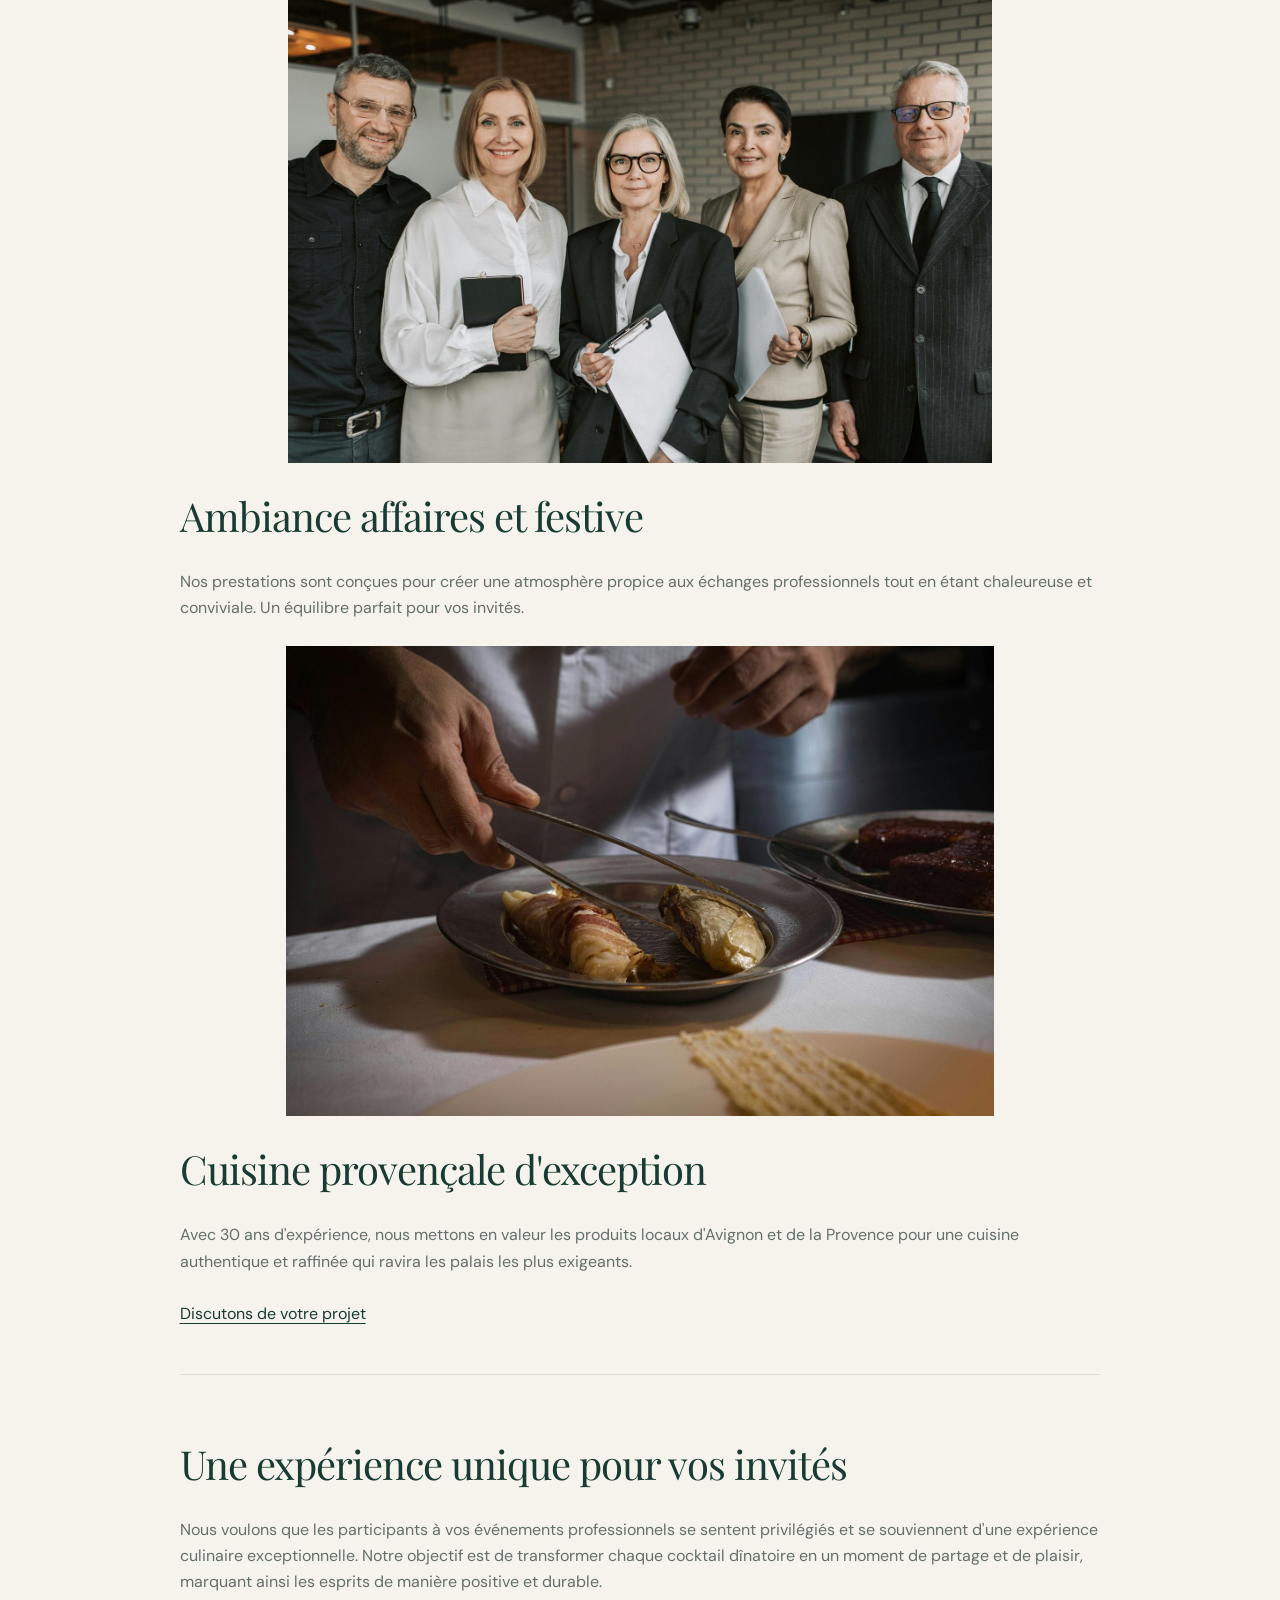
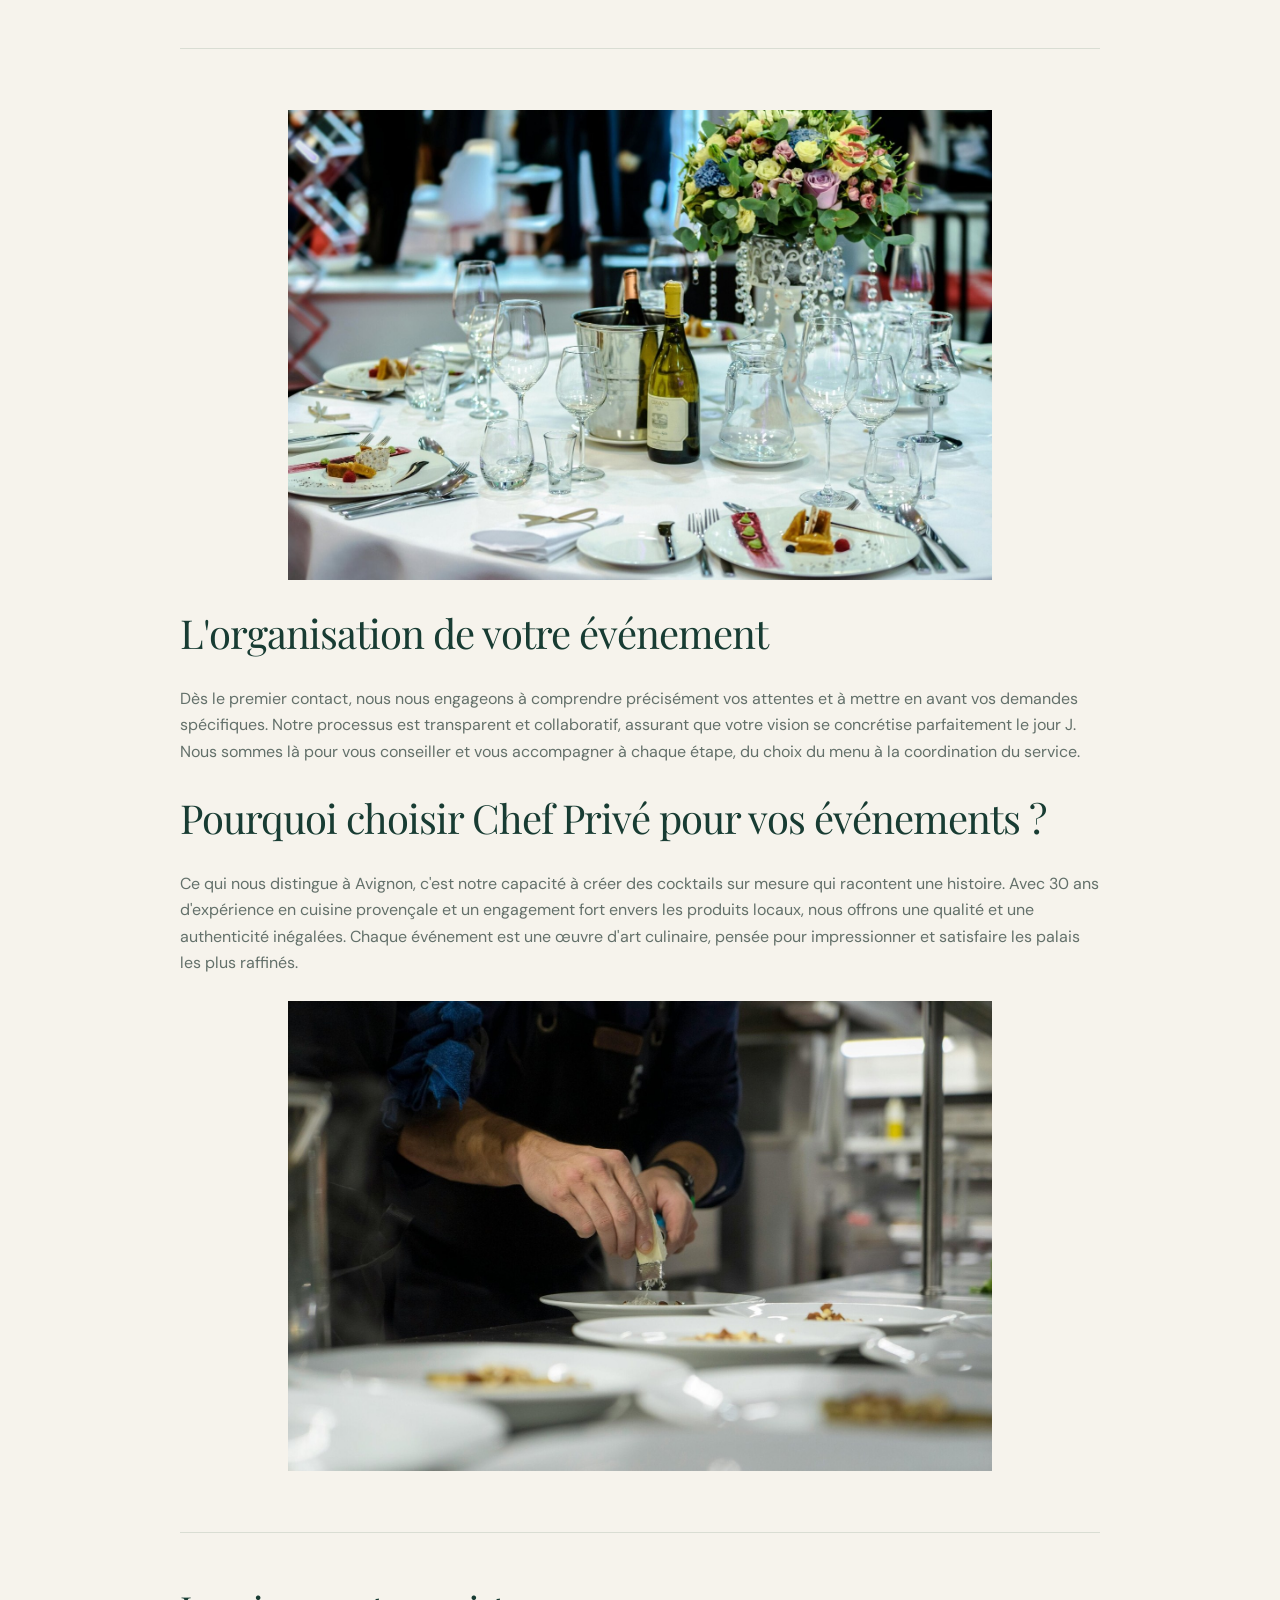
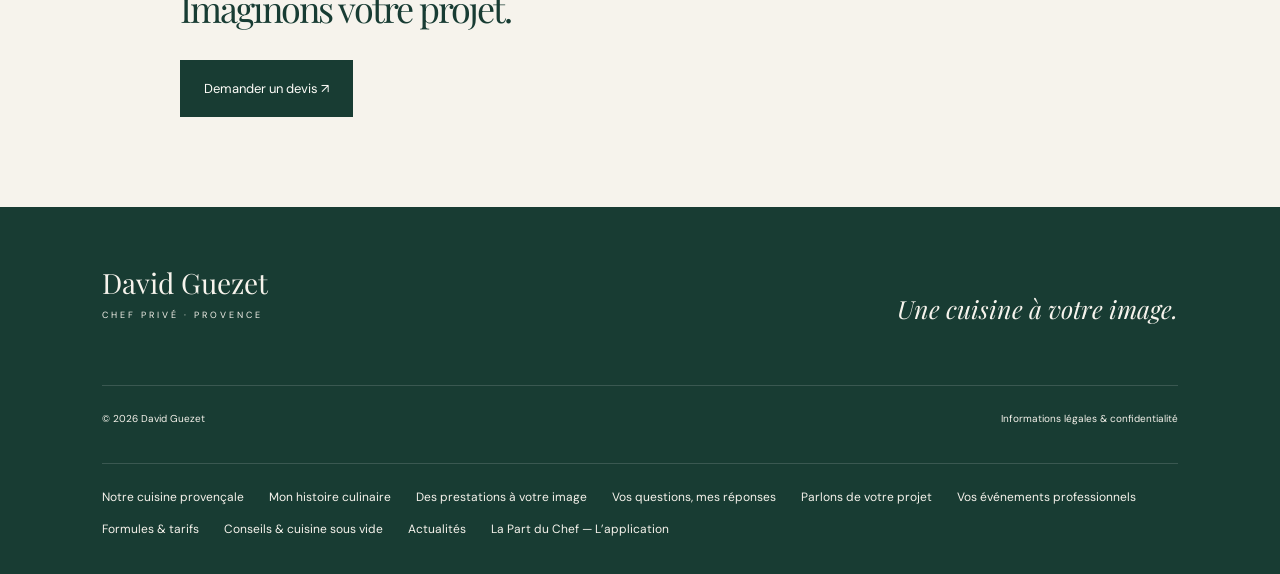
<file: evenement-professionel.html>
<!DOCTYPE html>

<html lang="fr"><head><meta charset="utf-8"/><meta content="width=device-width,initial-scale=1" name="viewport"/><title>Vos événements professionnels — David Guezet</title><meta content="Vos événements professionnels : David Guezet, chef privé en Provence. Prestations sur mesure pour particuliers et professionnels." name="description"/><link href="assets/favicon.svg" rel="icon"/><link href="style.css?v=fusion-1" rel="stylesheet"/></head><body><a class="skip" href="#contenu">Aller au contenu</a><header><a aria-label="David Guezet, accueil" class="wordmark" href="#">David Guezet<span>CHEF PRIVÉ · PROVENCE</span></a><button aria-controls="navigation" aria-expanded="false" id="menu-toggle">Menu <span>☰</span></button><nav aria-label="Navigation principale" id="navigation"><a href="index.html#experiences">Prestations</a><a href="tarifs.html">Formules &amp; tarifs</a><a href="index.html#professionnels">Professionnels</a><a href="a-propos.html">Le chef</a><a href="index.html#galerie">Photos</a><a href="actualites.html">Actualités</a><a href="la-part-du-chef.html">La Part du Chef — L’application</a><a class="nav-contact" href="index.html#contact">Contact ↗</a></nav></header><main class="content-page" id="contenu"><div class="page-heading"><p class="eyebrow">DAVID GUEZET · LA PART DU CHEF</p><h1>Vos événements professionnels</h1></div><section class="source-section"><h2>Événements professionnels avec Chef Privé</h2><p>Offrez à vos collaborateurs et clients une expérience culinaire inoubliable . Chef Privé, c'est l'assurance d'un événement d'affaires festif et sur mesure, où chaque détail est pensé pour refléter l'excellence de votre entreprise.</p><a href="index.html#contact">
<span>
                Demander un devis
                        </span>
</a></section><section class="source-section"><h2>Nos services pour vos événements d'entreprise</h2><p>Chef Privé se spécialise dans l'organisation de cocktails dînatoires pour vos événements professionnels à Avignon. Que ce soit pour un lancement de produit, une soirée d'entreprise ou un séminaire, nous créons une ambiance à la fois professionnelle et festive, laissant à vos invités un souvenir mémorable.</p><p><a class="text-link" href="https://www.youtube.com/watch?v=QQ5gKBehCwE" rel="noopener" target="_blank">Voir la vidéo de présentation ↗</a></p><img alt="Illustration culinaire — Pexels" decoding="async" loading="lazy" src="assets/webador/57468054-29283849.jpg"/><h2>Cocktails dînatoires sur mesure</h2><p>Nous concevons des cocktails dînatoires entièrement personnalisés, en accord avec le thème et les objectifs de votre événement. Chaque plat est une invitation à la découverte des saveurs provençales.</p><img alt="Illustration culinaire — Pexels" decoding="async" loading="lazy" src="assets/webador/10a8380c-7433918.jpg"/><h2>Ambiance affaires et festive</h2><p>Nos prestations sont conçues pour créer une atmosphère propice aux échanges professionnels tout en étant chaleureuse et conviviale. Un équilibre parfait pour vos invités.</p><img alt="Illustration culinaire — Pexels" decoding="async" loading="lazy" src="assets/webador/74072866-28376166.jpg"/><h2>Cuisine provençale d'exception</h2><p>Avec 30 ans d'expérience, nous mettons en valeur les produits locaux d'Avignon et de la Provence pour une cuisine authentique et raffinée qui ravira les palais les plus exigeants.</p><a href="mailto:davidguezet@gmail.com">
<span>
                Discutons de votre projet            </span>
</a></section><section class="source-section"><h2>Une expérience unique pour vos invités</h2><p>Nous voulons que les participants à vos événements professionnels se sentent privilégiés et se souviennent d'une expérience culinaire exceptionnelle. Notre objectif est de transformer chaque cocktail dînatoire en un moment de partage et de plaisir, marquant ainsi les esprits de manière positive et durable.</p></section><section class="source-section"><img alt="Illustration culinaire — Pexels" decoding="async" loading="lazy" src="assets/webador/1c2c353b-226722.jpg"/><h2>L'organisation de votre événement</h2><p>Dès le premier contact, nous nous engageons à comprendre précisément vos attentes et à mettre en avant vos demandes spécifiques. Notre processus est transparent et collaboratif, assurant que votre vision se concrétise parfaitement le jour J. Nous sommes là pour vous conseiller et vous accompagner à chaque étape, du choix du menu à la coordination du service.</p><h2>Pourquoi choisir Chef Privé pour vos événements ?</h2><p>Ce qui nous distingue à Avignon, c'est notre capacité à créer des cocktails sur mesure qui racontent une histoire. Avec 30 ans d'expérience en cuisine provençale et un engagement fort envers les produits locaux, nous offrons une qualité et une authenticité inégalées. Chaque événement est une œuvre d'art culinaire, pensée pour impressionner et satisfaire les palais les plus raffinés.</p><img alt="Illustration culinaire — Pexels" decoding="async" loading="lazy" src="assets/webador/556dbdbe-15671380.jpg"/></section><section class="source-section"></section><section class="page-cta"><h2>Imaginons votre projet.</h2><a class="button" href="index.html#contact">Demander un devis ↗</a></section></main><footer><a class="wordmark" href="#">David Guezet<span>CHEF PRIVÉ · PROVENCE</span></a><p>Une cuisine à votre image.</p><div><span>© <span id="year">2026</span> David Guezet</span><a href="mentions-legales.html">Informations légales &amp; confidentialité</a></div><nav aria-label="Toutes les pages" class="footer-pages"><a href="accueil.html">Notre cuisine provençale</a><a href="a-propos.html">Mon histoire culinaire</a><a href="prestations.html">Des prestations à votre image</a><a href="faq.html">Vos questions, mes réponses</a><a href="contact.html">Parlons de votre projet</a><a href="evenement-professionel.html">Vos événements professionnels</a><a href="tarifs.html">Formules &amp; tarifs</a><a href="conseiller-culinaire.html">Conseils &amp; cuisine sous vide</a><a href="actualites.html">Actualités</a><a href="la-part-du-chef.html">La Part du Chef — L’application</a></nav></footer><script src="script.js"></script></body></html>
</file>
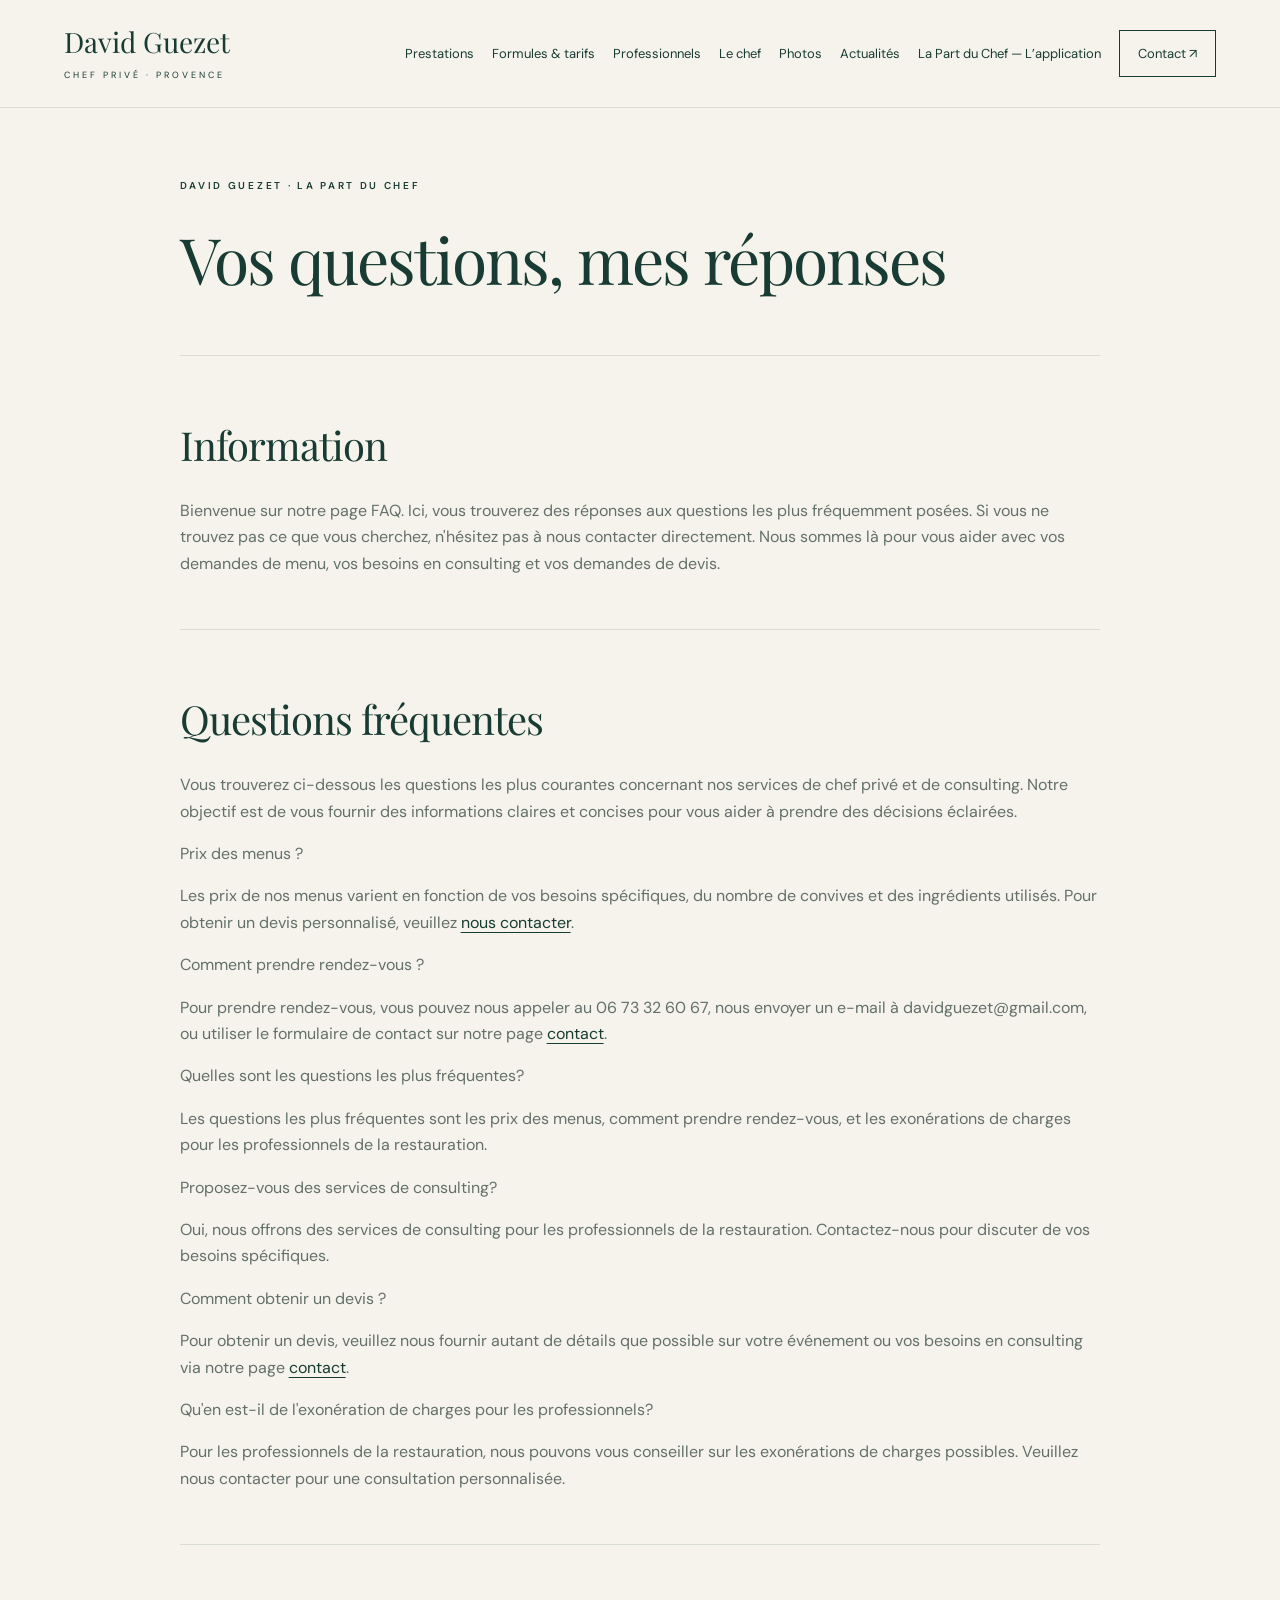
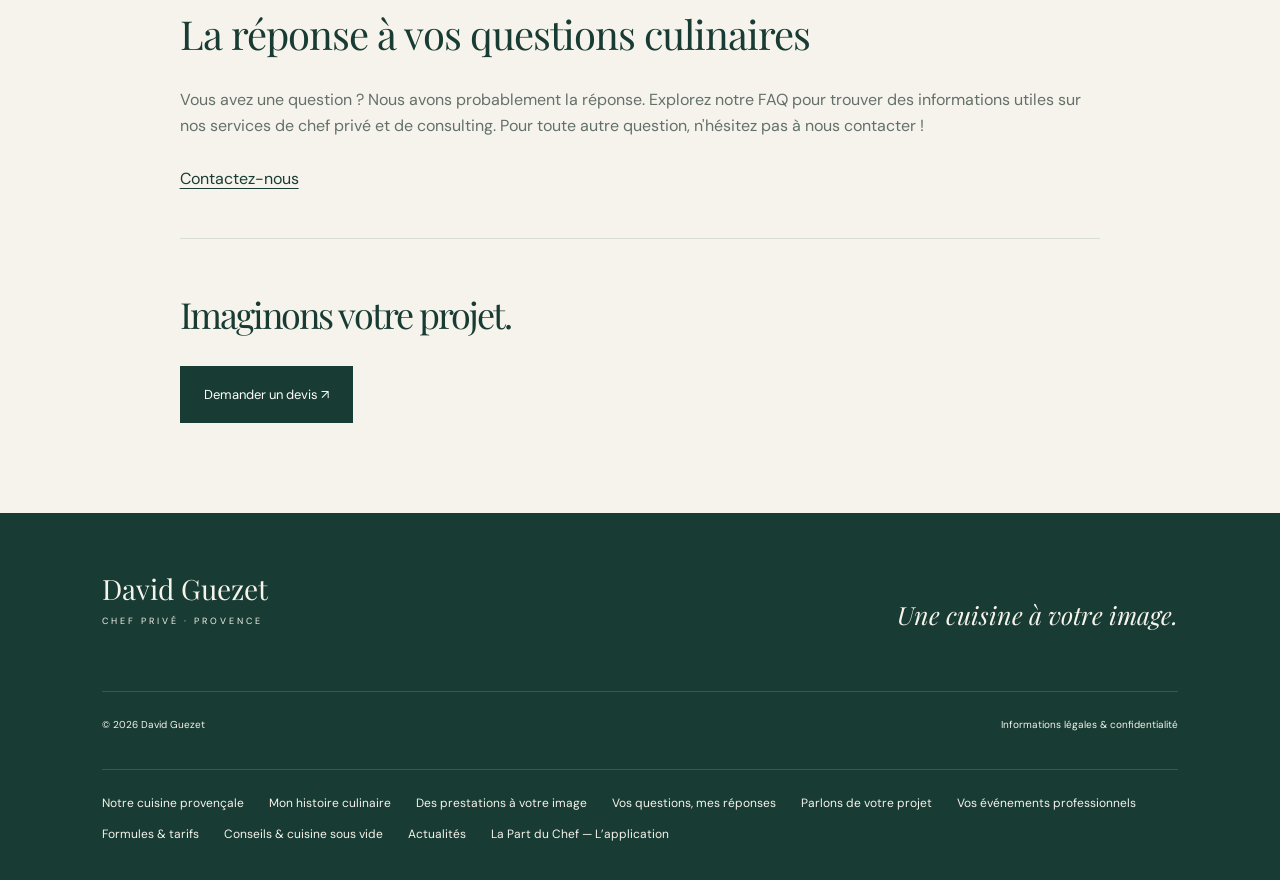
<file: faq.html>
<!DOCTYPE html>

<html lang="fr"><head><meta charset="utf-8"/><meta content="width=device-width,initial-scale=1" name="viewport"/><title>Vos questions, mes réponses — David Guezet</title><meta content="Vos questions, mes réponses : David Guezet, chef privé en Provence. Prestations sur mesure pour particuliers et professionnels." name="description"/><link href="assets/favicon.svg" rel="icon"/><link href="style.css?v=fusion-1" rel="stylesheet"/></head><body><a class="skip" href="#contenu">Aller au contenu</a><header><a aria-label="David Guezet, accueil" class="wordmark" href="#">David Guezet<span>CHEF PRIVÉ · PROVENCE</span></a><button aria-controls="navigation" aria-expanded="false" id="menu-toggle">Menu <span>☰</span></button><nav aria-label="Navigation principale" id="navigation"><a href="index.html#experiences">Prestations</a><a href="tarifs.html">Formules &amp; tarifs</a><a href="index.html#professionnels">Professionnels</a><a href="a-propos.html">Le chef</a><a href="index.html#galerie">Photos</a><a href="actualites.html">Actualités</a><a href="la-part-du-chef.html">La Part du Chef — L’application</a><a class="nav-contact" href="index.html#contact">Contact ↗</a></nav></header><main class="content-page" id="contenu"><div class="page-heading"><p class="eyebrow">DAVID GUEZET · LA PART DU CHEF</p><h1>Vos questions, mes réponses</h1></div><section class="source-section"><h2>Information</h2><p>Bienvenue sur notre page FAQ. Ici, vous trouverez des réponses aux questions les plus fréquemment posées. Si vous ne trouvez pas ce que vous cherchez, n'hésitez pas à nous contacter directement. Nous sommes là pour vous aider avec vos demandes de menu, vos besoins en consulting et vos demandes de devis.</p></section><section class="source-section"><h2>Questions fréquentes</h2><p>Vous trouverez ci-dessous les questions les plus courantes concernant nos services de chef privé et de consulting. Notre objectif est de vous fournir des informations claires et concises pour vous aider à prendre des décisions éclairées.</p><p>Prix des menus ?</p><p>Les prix de nos menus varient en fonction de vos besoins spécifiques, du nombre de convives et des ingrédients utilisés. Pour obtenir un devis personnalisé, veuillez <a href="index.html#contact">nous contacter</a>.</p><p></p><p>Comment prendre rendez-vous ?</p><p>Pour prendre rendez-vous, vous pouvez nous appeler au 06 73 32 60 67, nous envoyer un e-mail à davidguezet@gmail.com, ou utiliser le formulaire de contact sur notre page <a href="index.html#contact">contact</a>.</p><p></p><p>Quelles sont les questions les plus fréquentes?</p><p>Les questions les plus fréquentes sont les prix des menus, comment prendre rendez-vous, et les exonérations de charges pour les professionnels de la restauration.</p><p></p><p>Proposez-vous des services de consulting?</p><p>Oui, nous offrons des services de consulting pour les professionnels de la restauration. Contactez-nous pour discuter de vos besoins spécifiques.</p><p></p><p>Comment obtenir un devis ?</p><p>Pour obtenir un devis, veuillez nous fournir autant de détails que possible sur votre événement ou vos besoins en consulting via notre page <a href="index.html#contact">contact</a>.</p><p></p><p>Qu'en est-il de l'exonération de charges pour les professionnels?</p><p>Pour les professionnels de la restauration, nous pouvons vous conseiller sur les exonérations de charges possibles. Veuillez nous contacter pour une consultation personnalisée.</p><p></p></section><section class="source-section"><h2>La réponse à vos questions culinaires</h2><p>Vous avez une question ? Nous avons probablement la réponse. Explorez notre FAQ pour trouver des informations utiles sur nos services de chef privé et de consulting. Pour toute autre question, n'hésitez pas à nous contacter !</p><a href="mailto:davidguezet@gmail.com">
<span>
                Contactez-nous
             </span>
</a></section><section class="source-section"></section><section class="page-cta"><h2>Imaginons votre projet.</h2><a class="button" href="index.html#contact">Demander un devis ↗</a></section></main><footer><a class="wordmark" href="#">David Guezet<span>CHEF PRIVÉ · PROVENCE</span></a><p>Une cuisine à votre image.</p><div><span>© <span id="year">2026</span> David Guezet</span><a href="mentions-legales.html">Informations légales &amp; confidentialité</a></div><nav aria-label="Toutes les pages" class="footer-pages"><a href="accueil.html">Notre cuisine provençale</a><a href="a-propos.html">Mon histoire culinaire</a><a href="prestations.html">Des prestations à votre image</a><a href="faq.html">Vos questions, mes réponses</a><a href="contact.html">Parlons de votre projet</a><a href="evenement-professionel.html">Vos événements professionnels</a><a href="tarifs.html">Formules &amp; tarifs</a><a href="conseiller-culinaire.html">Conseils &amp; cuisine sous vide</a><a href="actualites.html">Actualités</a><a href="la-part-du-chef.html">La Part du Chef — L’application</a></nav></footer><script src="script.js"></script></body></html>
</file>
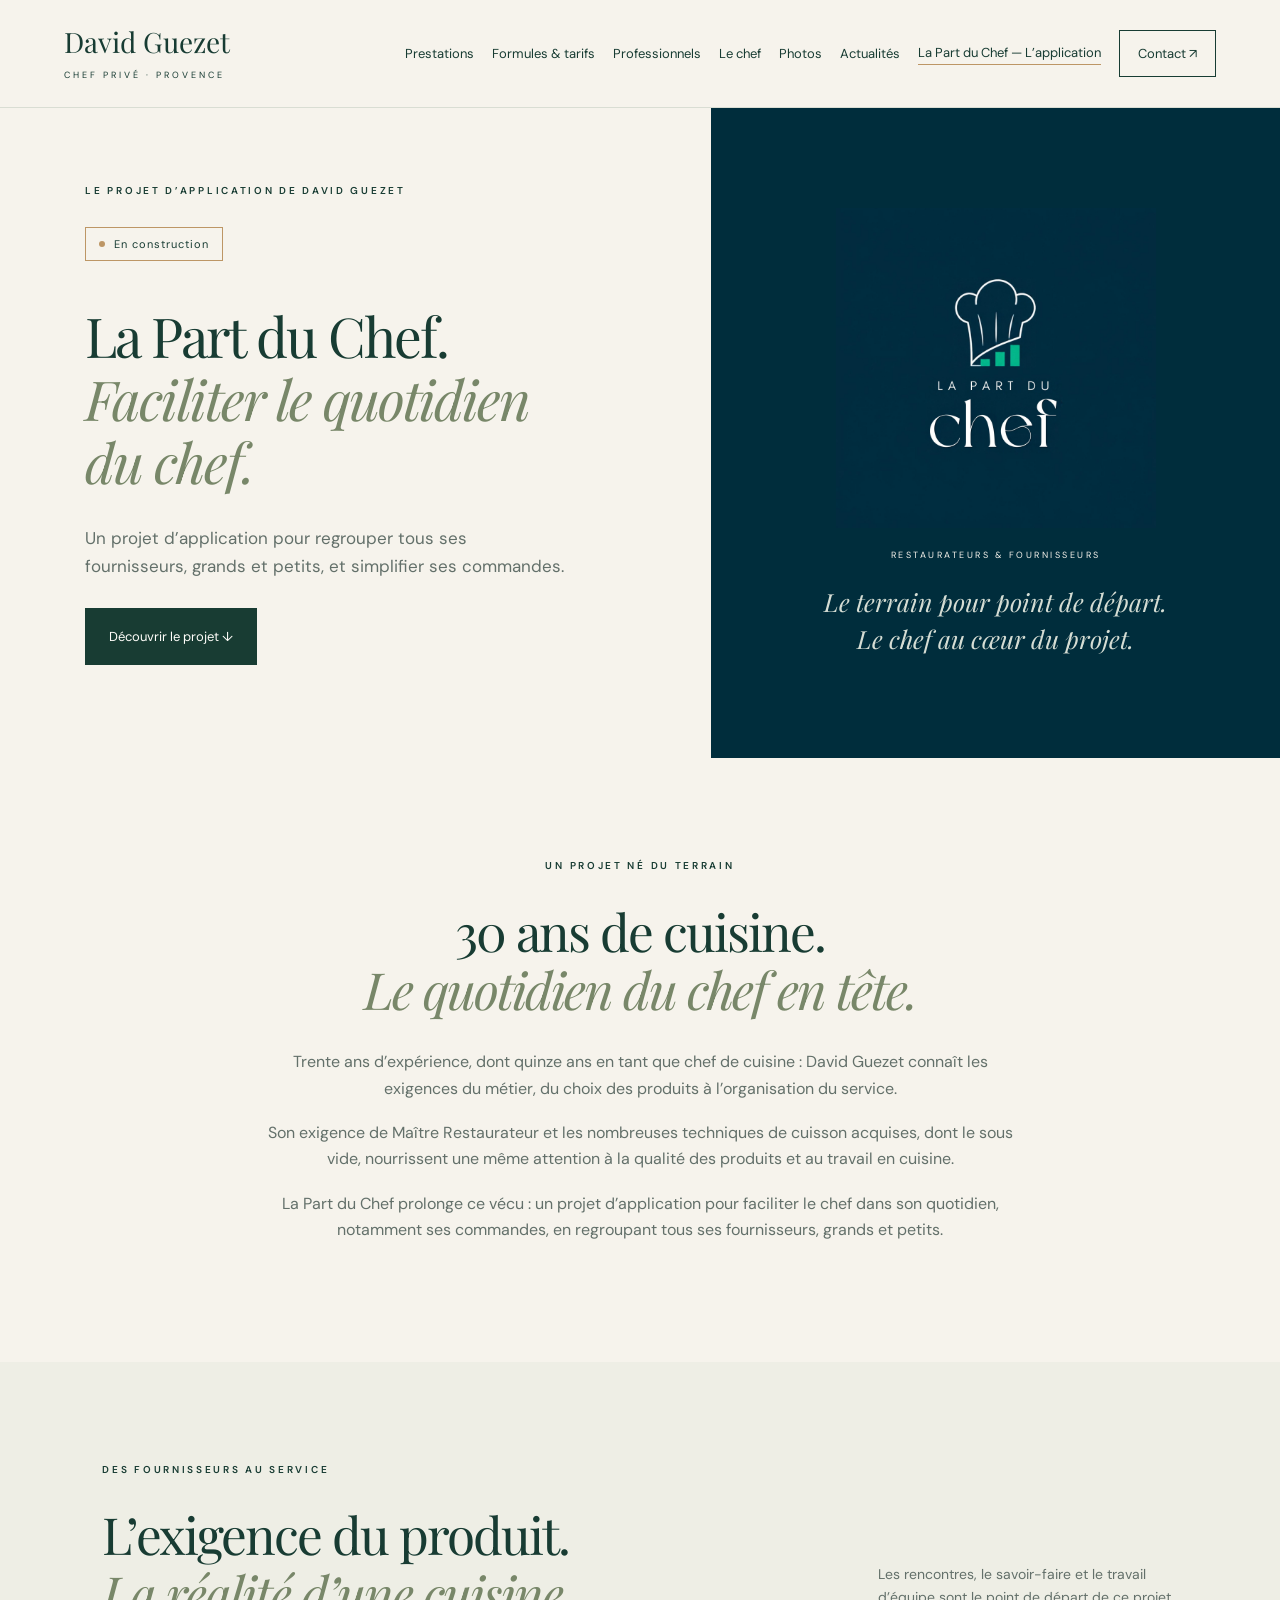
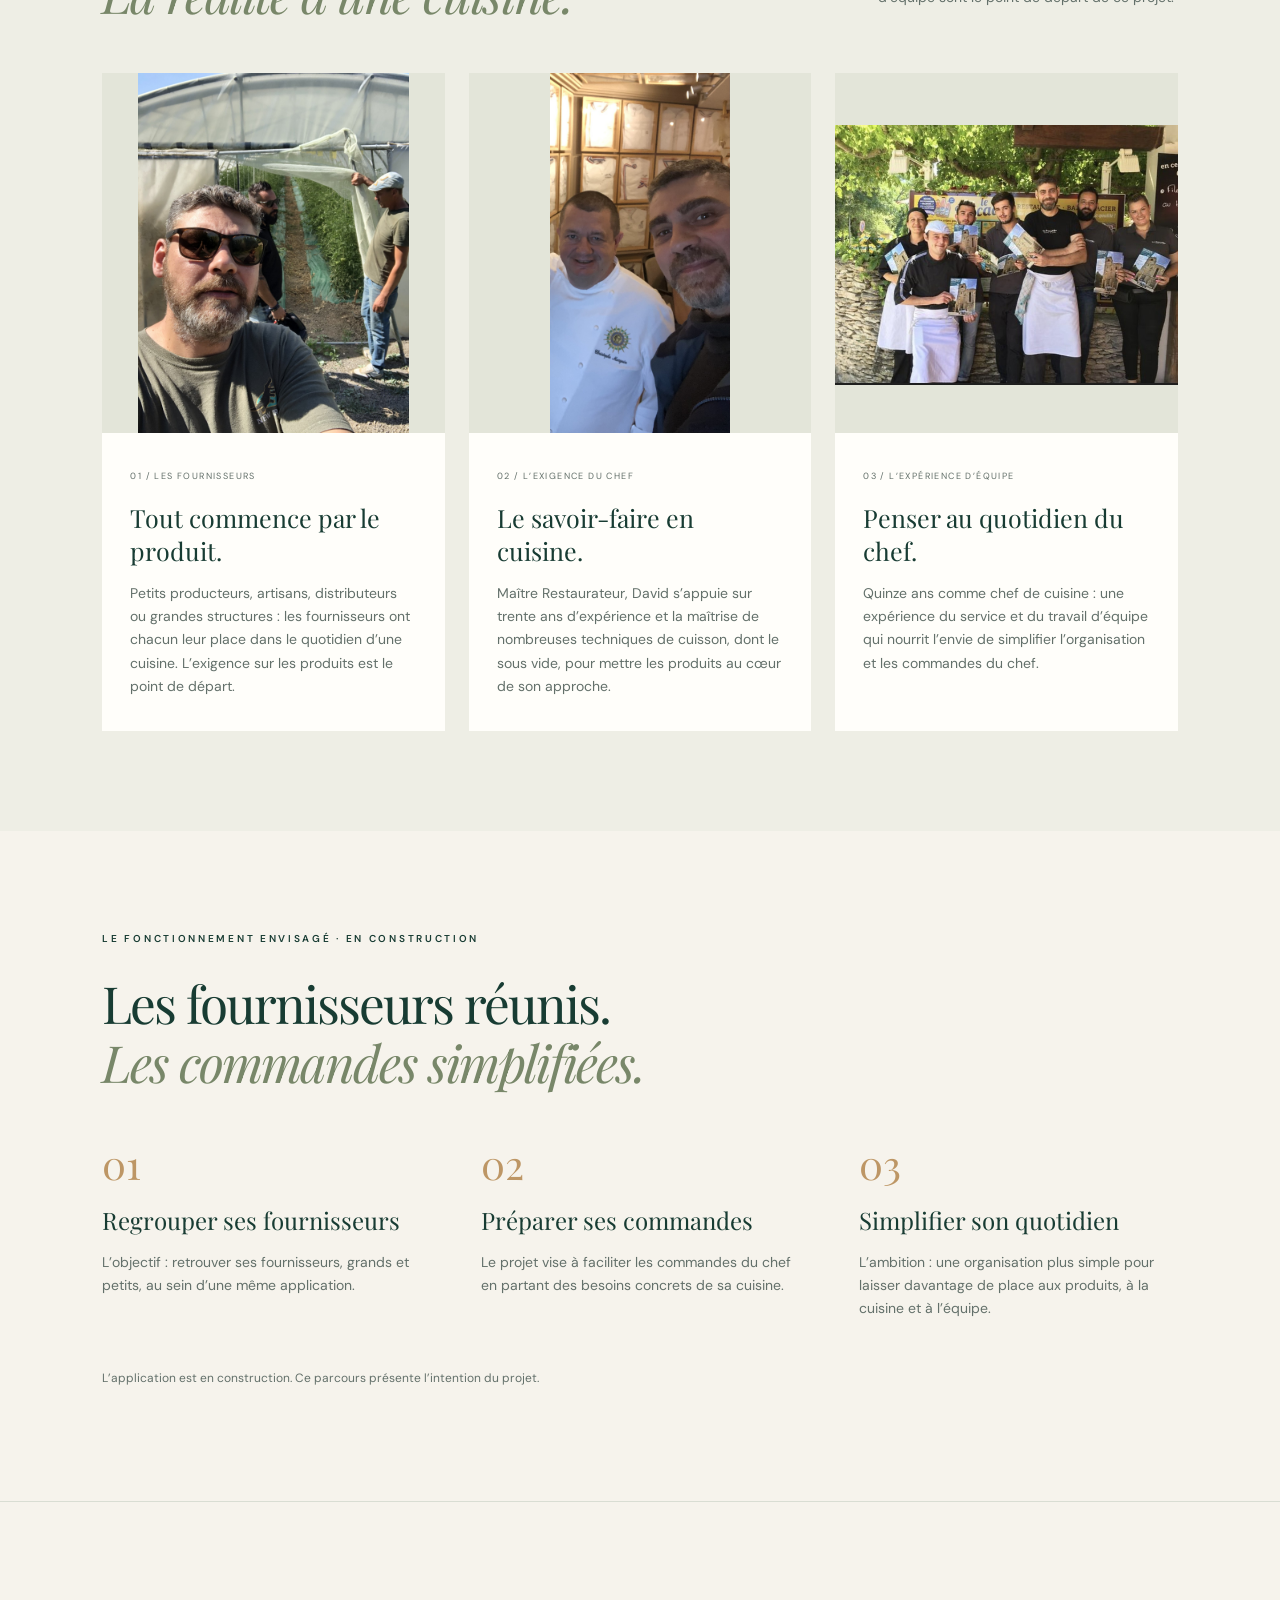
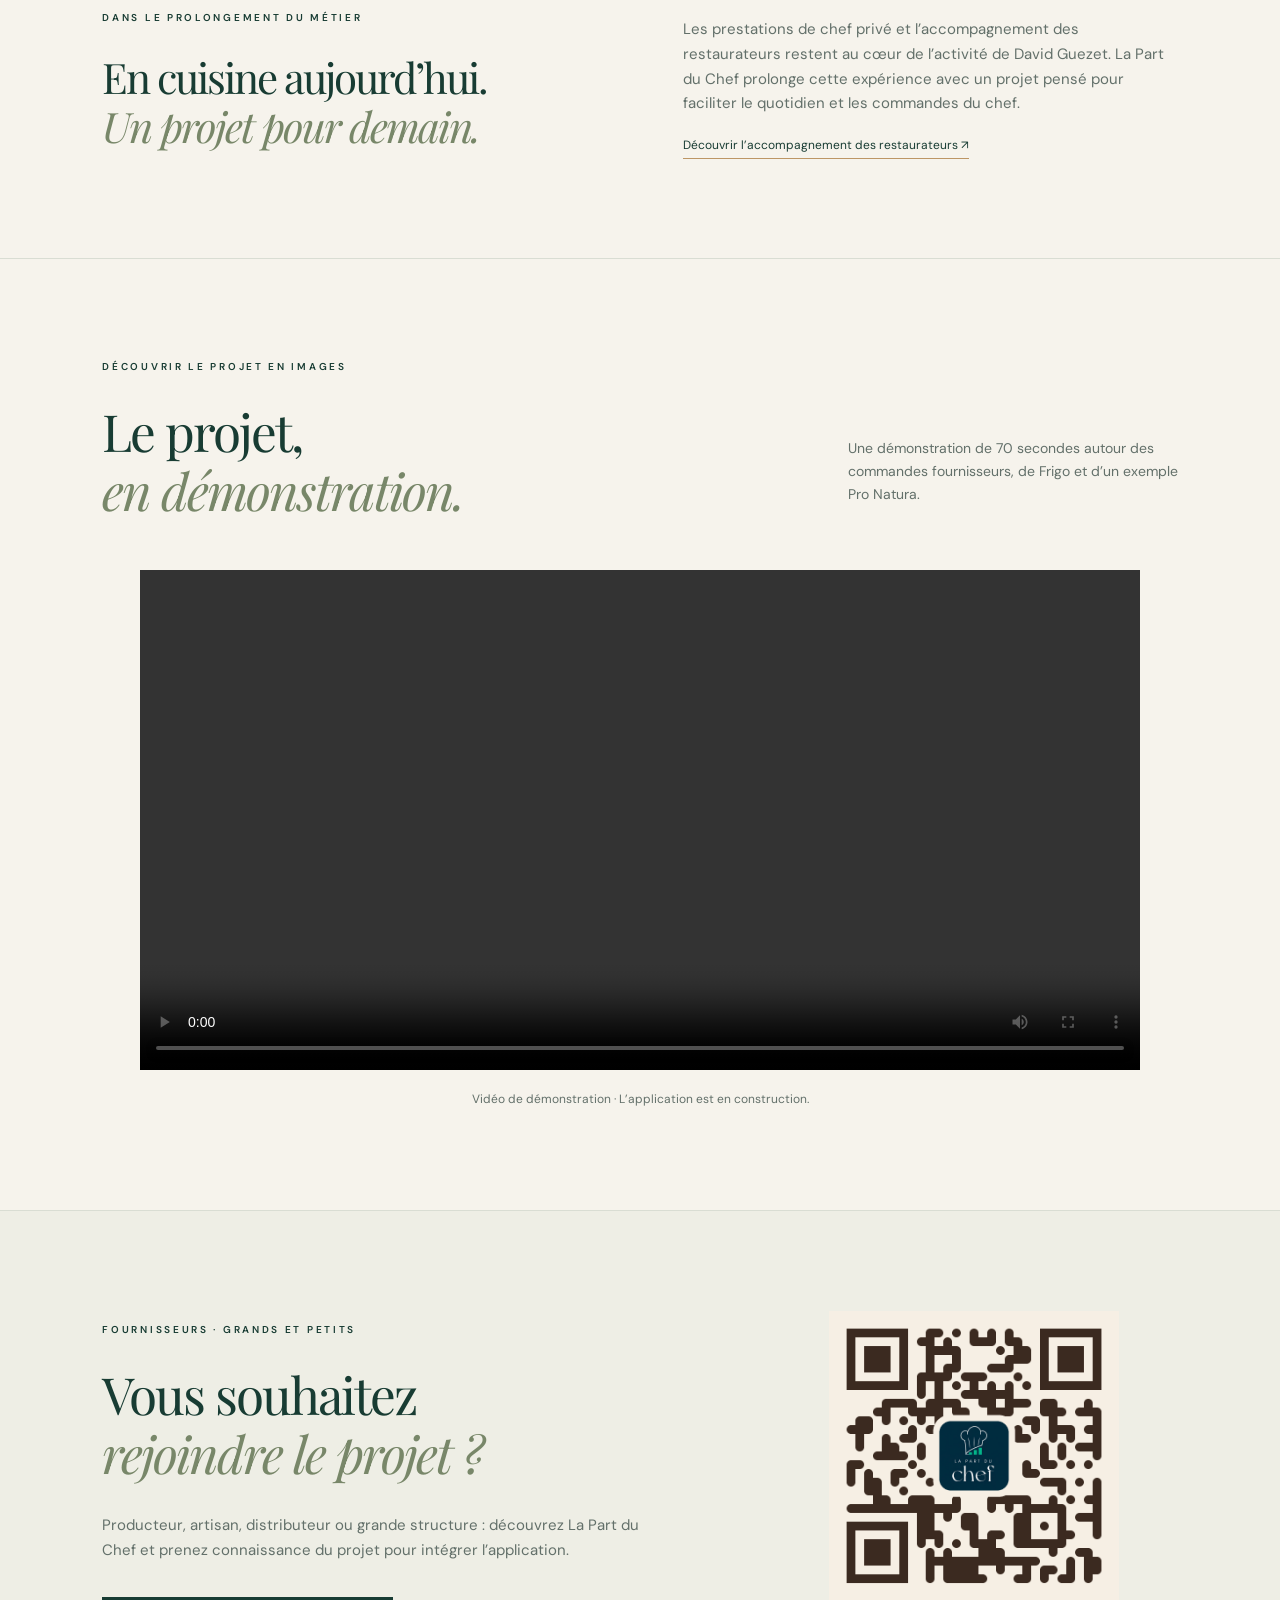
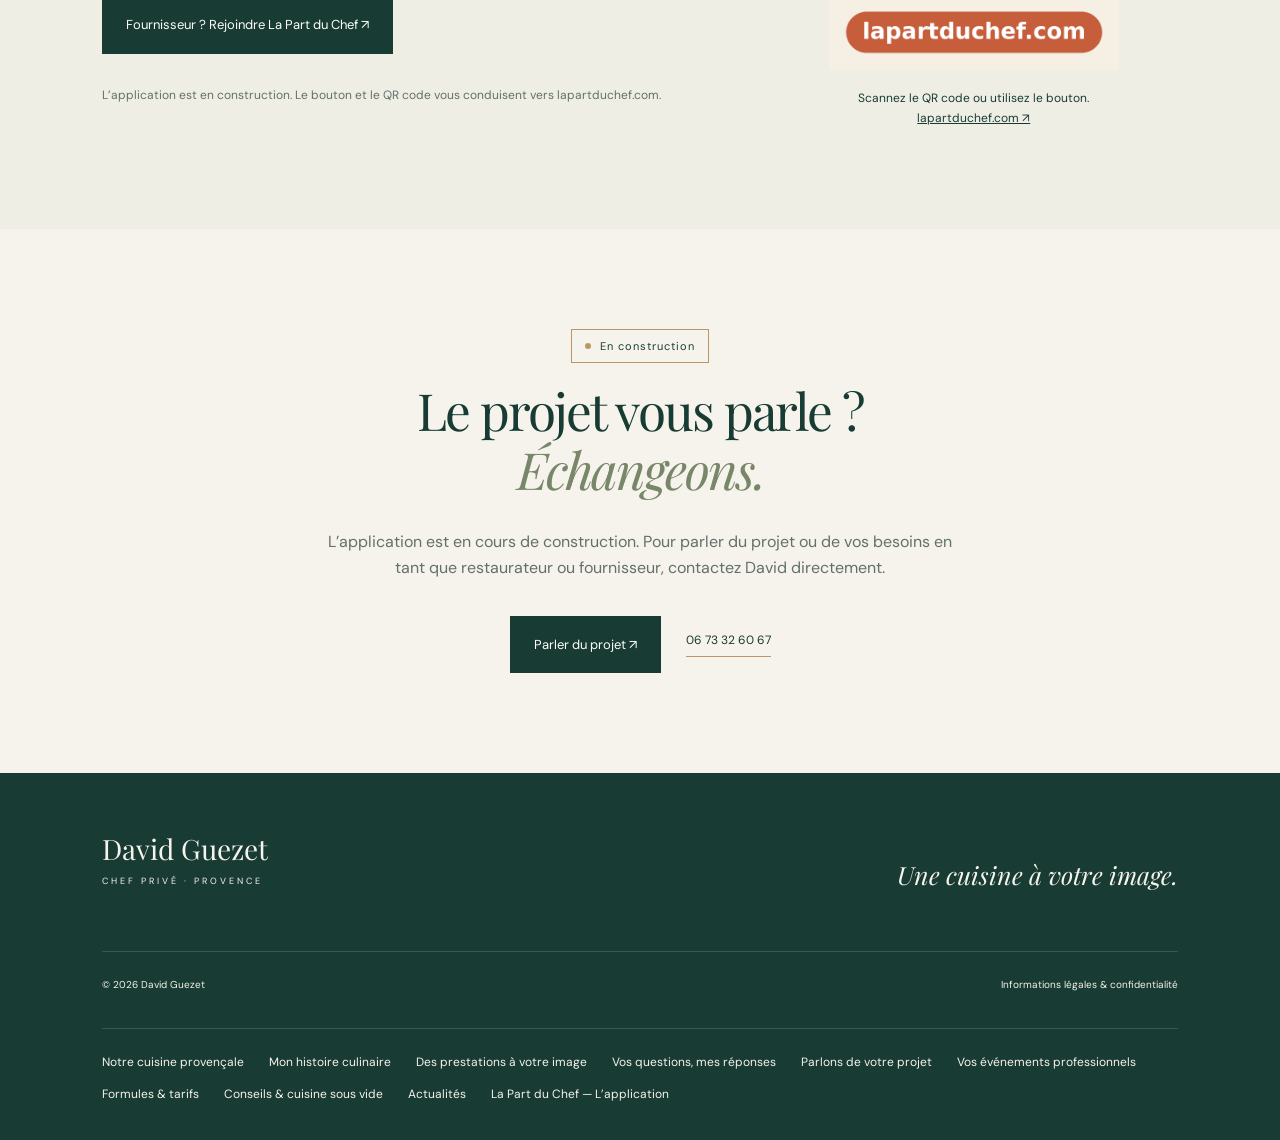
<file: la-part-du-chef.html>
<!DOCTYPE html>

<html lang="fr"><head><meta charset="utf-8"/><meta content="width=device-width,initial-scale=1" name="viewport"/><title>La Part du Chef — Restaurateurs &amp; fournisseurs</title><meta content="La Part du Chef : un projet d’application pour faciliter le quotidien et les commandes du chef en regroupant ses fournisseurs, grands et petits. En construction." name="description"/><link href="assets/favicon.svg" rel="icon"/><link href="style.css?v=application-1" rel="stylesheet"/></head><body><a class="skip" href="#contenu">Aller au contenu</a><header><a aria-label="David Guezet, accueil" class="wordmark" href="#">David Guezet<span>CHEF PRIVÉ · PROVENCE</span></a><button aria-controls="navigation" aria-expanded="false" id="menu-toggle">Menu <span>☰</span></button><nav aria-label="Navigation principale" id="navigation"><a href="index.html#experiences">Prestations</a><a href="tarifs.html">Formules &amp; tarifs</a><a href="index.html#professionnels">Professionnels</a><a href="a-propos.html">Le chef</a><a href="index.html#galerie">Photos</a><a href="actualites.html">Actualités</a><a aria-current="page" href="la-part-du-chef.html">La Part du Chef — L’application</a><a class="nav-contact" href="index.html#contact">Contact ↗</a></nav></header><main class="application-page" id="contenu"><section class="app-hero"><div class="app-hero-copy"><p class="eyebrow">LE PROJET D’APPLICATION DE DAVID GUEZET</p><p class="app-status"><span></span> En construction</p><h1>La Part du Chef.<br/><em>Faciliter le quotidien<br/>du chef.</em></h1><p class="app-lead">Un projet d’application pour regrouper tous ses fournisseurs, grands et petits, et simplifier ses commandes.</p><a class="button" href="#parcours">Découvrir le projet ↓</a></div><div class="app-brand"><img alt="Logo La Part du Chef, toque et graphique ascendant" src="assets/la-part-du-chef/logo.jpg"/><p>RESTAURATEURS &amp; FOURNISSEURS</p><span>Le terrain pour point de départ.<br/>Le chef au cœur du projet.</span></div></section>
<section class="section app-intro"><p class="eyebrow">UN PROJET NÉ DU TERRAIN</p><h2>30 ans de cuisine.<br/><em>Le quotidien du chef en tête.</em></h2><p>Trente ans d’expérience, dont quinze ans en tant que chef de cuisine : David Guezet connaît les exigences du métier, du choix des produits à l’organisation du service.</p><p>Son exigence de Maître Restaurateur et les nombreuses techniques de cuisson acquises, dont le sous vide, nourrissent une même attention à la qualité des produits et au travail en cuisine.</p><p>La Part du Chef prolonge ce vécu : un projet d’application pour faciliter le chef dans son quotidien, notamment ses commandes, en regroupant tous ses fournisseurs, grands et petits.</p></section>
<section class="section app-journey" id="parcours"><div class="section-head"><div><p class="eyebrow">DES FOURNISSEURS AU SERVICE</p><h2>L’exigence du produit.<br/><em>La réalité d’une cuisine.</em></h2></div><p>Les rencontres, le savoir-faire et le travail d’équipe sont le point de départ de ce projet.</p></div><div class="app-cards"><article><div class="app-card-photo"><img alt="Visite à plusieurs personnes dans une serre" loading="lazy" src="assets/la-part-du-chef/photo-2.jpg"/></div><div class="app-card-copy"><span>01 / LES FOURNISSEURS</span><h3>Tout commence par le produit.</h3><p>Petits producteurs, artisans, distributeurs ou grandes structures : les fournisseurs ont chacun leur place dans le quotidien d’une cuisine. L’exigence sur les produits est le point de départ.</p></div></article><article><div class="app-card-photo"><img alt="Rencontre autour du métier de chef, avec une personne en tenue de cuisine" loading="lazy" src="assets/la-part-du-chef/photo-1.jpg"/></div><div class="app-card-copy"><span>02 / L’EXIGENCE DU CHEF</span><h3>Le savoir-faire en cuisine.</h3><p>Maître Restaurateur, David s’appuie sur trente ans d’expérience et la maîtrise de nombreuses techniques de cuisson, dont le sous vide, pour mettre les produits au cœur de son approche.</p></div></article><article><div class="app-card-photo"><img alt="Photographie de groupe d’une équipe de restauration" loading="lazy" src="assets/la-part-du-chef/photo-3.jpg"/></div><div class="app-card-copy"><span>03 / L’EXPÉRIENCE D’ÉQUIPE</span><h3>Penser au quotidien du chef.</h3><p>Quinze ans comme chef de cuisine : une expérience du service et du travail d’équipe qui nourrit l’envie de simplifier l’organisation et les commandes du chef.</p></div></article></div></section><section class="section app-process"><p class="eyebrow">LE FONCTIONNEMENT ENVISAGÉ · EN CONSTRUCTION</p><h2>Les fournisseurs réunis.<br/><em>Les commandes simplifiées.</em></h2><div class="steps"><article><span>01</span><h3>Regrouper ses fournisseurs</h3><p>L’objectif : retrouver ses fournisseurs, grands et petits, au sein d’une même application.</p></article><article><span>02</span><h3>Préparer ses commandes</h3><p>Le projet vise à faciliter les commandes du chef en partant des besoins concrets de sa cuisine.</p></article><article><span>03</span><h3>Simplifier son quotidien</h3><p>L’ambition : une organisation plus simple pour laisser davantage de place aux produits, à la cuisine et à l’équipe.</p></article></div><p class="app-process-note">L’application est en construction. Ce parcours présente l’intention du projet.</p></section>
<section class="section app-bridge"><div><p class="eyebrow">DANS LE PROLONGEMENT DU MÉTIER</p><h2>En cuisine aujourd’hui.<br/><em>Un projet pour demain.</em></h2></div><div><p>Les prestations de chef privé et l’accompagnement des restaurateurs restent au cœur de l’activité de David Guezet. La Part du Chef prolonge cette expérience avec un projet pensé pour faciliter le quotidien et les commandes du chef.</p><a class="text-link" href="index.html#professionnels">Découvrir l’accompagnement des restaurateurs ↗</a></div></section>
<section class="section app-demo" id="demonstration"><div class="section-head"><div><p class="eyebrow">DÉCOUVRIR LE PROJET EN IMAGES</p><h2>Le projet,<br/><em>en démonstration.</em></h2></div><p>Une démonstration de 70 secondes autour des commandes fournisseurs, de Frigo et d’un exemple Pro Natura.</p></div><div class="app-video-wrap"><video aria-label="Démonstration La Part du Chef : commandes fournisseurs" controls="" height="1080" playsinline="" preload="metadata" width="1920"><source src="assets/la-part-du-chef/demo-fournisseurs.mp4" type="video/mp4"/>Votre navigateur ne permet pas la lecture intégrée. <a href="assets/la-part-du-chef/demo-fournisseurs.mp4">Ouvrir la vidéo de démonstration</a>.</video></div><p class="app-demo-note">Vidéo de démonstration · L’application est en construction.</p></section><section class="section app-suppliers" id="fournisseurs"><div class="app-supplier-copy"><p class="eyebrow">FOURNISSEURS · GRANDS ET PETITS</p><h2>Vous souhaitez<br/><em>rejoindre le projet ?</em></h2><p>Producteur, artisan, distributeur ou grande structure : découvrez La Part du Chef et prenez connaissance du projet pour intégrer l’application.</p><a class="button" href="https://lapartduchef.com" rel="noopener" target="_blank">Fournisseur ? Rejoindre La Part du Chef ↗</a><p class="app-supplier-note">L’application est en construction. Le bouton et le QR code vous conduisent vers lapartduchef.com.</p></div><figure class="app-qr"><a aria-label="Ouvrir lapartduchef.com" href="https://lapartduchef.com" rel="noopener" target="_blank"><img alt="QR code vers https://lapartduchef.com" loading="lazy" src="assets/la-part-du-chef/qr-lapartduchef.png"/></a><figcaption>Scannez le QR code ou utilisez le bouton.<br/><a href="https://lapartduchef.com" rel="noopener" target="_blank">lapartduchef.com ↗</a></figcaption></figure></section><section class="section app-contact"><p class="app-status"><span></span> En construction</p><h2>Le projet vous parle ?<br/><em>Échangeons.</em></h2><p>L’application est en cours de construction. Pour parler du projet ou de vos besoins en tant que restaurateur ou fournisseur, contactez David directement.</p><div class="actions"><a class="button" href="mailto:davidguezet@gmail.com?subject=La%20Part%20du%20Chef%20%E2%80%94%20%C3%89change%20sur%20le%20projet">Parler du projet ↗</a><a class="text-link" href="tel:+33673326067">06 73 32 60 67</a></div></section></main><footer><a class="wordmark" href="#">David Guezet<span>CHEF PRIVÉ · PROVENCE</span></a><p>Une cuisine à votre image.</p><div><span>© <span id="year">2026</span> David Guezet</span><a href="mentions-legales.html">Informations légales &amp; confidentialité</a></div><nav aria-label="Toutes les pages" class="footer-pages"><a href="accueil.html">Notre cuisine provençale</a><a href="a-propos.html">Mon histoire culinaire</a><a href="prestations.html">Des prestations à votre image</a><a href="faq.html">Vos questions, mes réponses</a><a href="contact.html">Parlons de votre projet</a><a href="evenement-professionel.html">Vos événements professionnels</a><a href="tarifs.html">Formules &amp; tarifs</a><a href="conseiller-culinaire.html">Conseils &amp; cuisine sous vide</a><a href="actualites.html">Actualités</a><a href="la-part-du-chef.html">La Part du Chef — L’application</a></nav></footer><script src="script.js"></script></body></html>
</file>
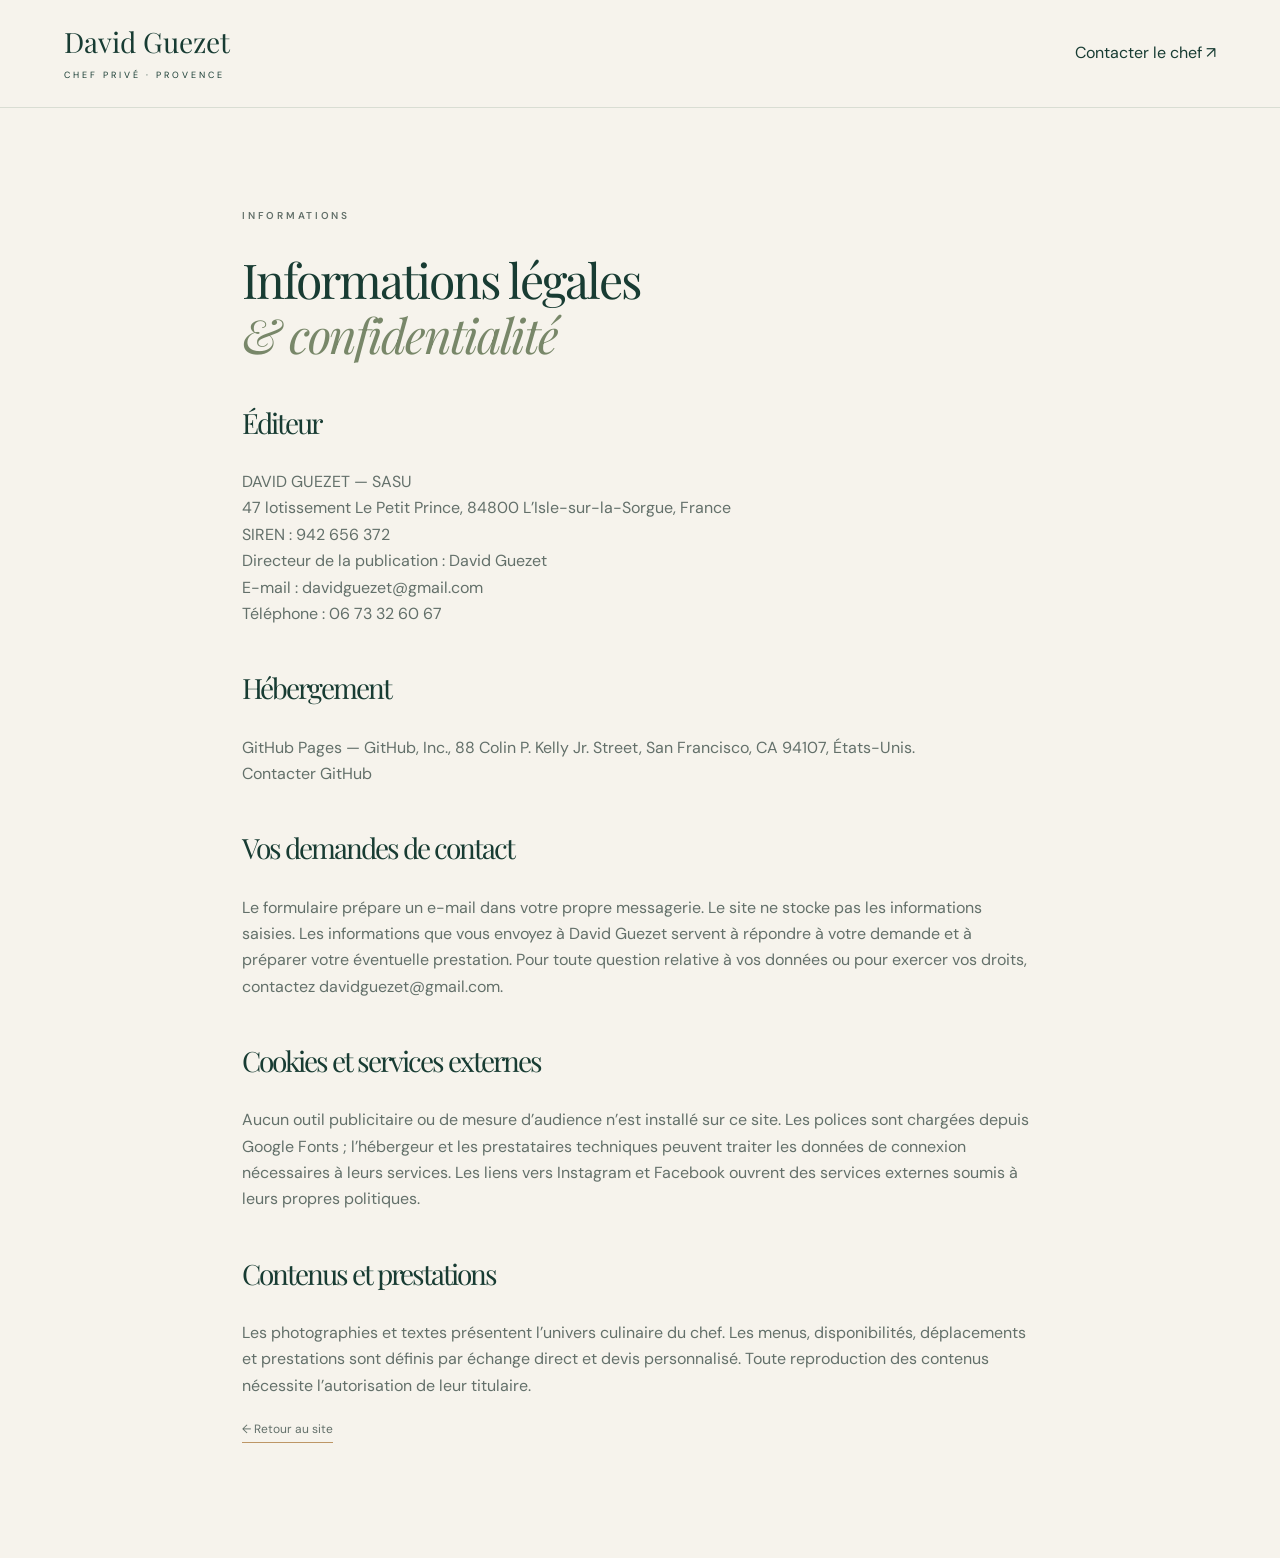
<file: mentions-legales.html>
<!DOCTYPE html>

<html lang="fr"><head><meta charset="utf-8"/><meta content="width=device-width,initial-scale=1" name="viewport"/><title>Informations légales — David Guezet</title><link href="style.css" rel="stylesheet"/></head><body><header><a class="wordmark" href="index.html">David Guezet<span>CHEF PRIVÉ · PROVENCE</span></a><a href="index.html#contact">Contacter le chef ↗</a></header><main class="section legal"><p class="eyebrow">INFORMATIONS</p><h1>Informations légales<br/><em>&amp; confidentialité</em></h1><h2>Éditeur</h2><p>DAVID GUEZET — SASU<br/>47 lotissement Le Petit Prince, 84800 L’Isle-sur-la-Sorgue, France<br/>SIREN : 942 656 372<br/>Directeur de la publication : David Guezet<br/>E-mail : <a href="mailto:davidguezet@gmail.com">davidguezet@gmail.com</a><br/>Téléphone : <a href="tel:+33673326067">06 73 32 60 67</a></p><h2>Hébergement</h2><p>GitHub Pages — GitHub, Inc., 88 Colin P. Kelly Jr. Street, San Francisco, CA 94107, États-Unis.<br/><a href="https://support.github.com/">Contacter GitHub</a></p><h2>Vos demandes de contact</h2><p>Le formulaire prépare un e-mail dans votre propre messagerie. Le site ne stocke pas les informations saisies. Les informations que vous envoyez à David Guezet servent à répondre à votre demande et à préparer votre éventuelle prestation. Pour toute question relative à vos données ou pour exercer vos droits, contactez davidguezet@gmail.com.</p><h2>Cookies et services externes</h2><p>Aucun outil publicitaire ou de mesure d’audience n’est installé sur ce site. Les polices sont chargées depuis Google Fonts ; l’hébergeur et les prestataires techniques peuvent traiter les données de connexion nécessaires à leurs services. Les liens vers Instagram et Facebook ouvrent des services externes soumis à leurs propres politiques.</p><h2>Contenus et prestations</h2><p>Les photographies et textes présentent l’univers culinaire du chef. Les menus, disponibilités, déplacements et prestations sont définis par échange direct et devis personnalisé. Toute reproduction des contenus nécessite l’autorisation de leur titulaire.</p><p><a class="text-link" href="index.html">← Retour au site</a></p></main></body></html>
</file>
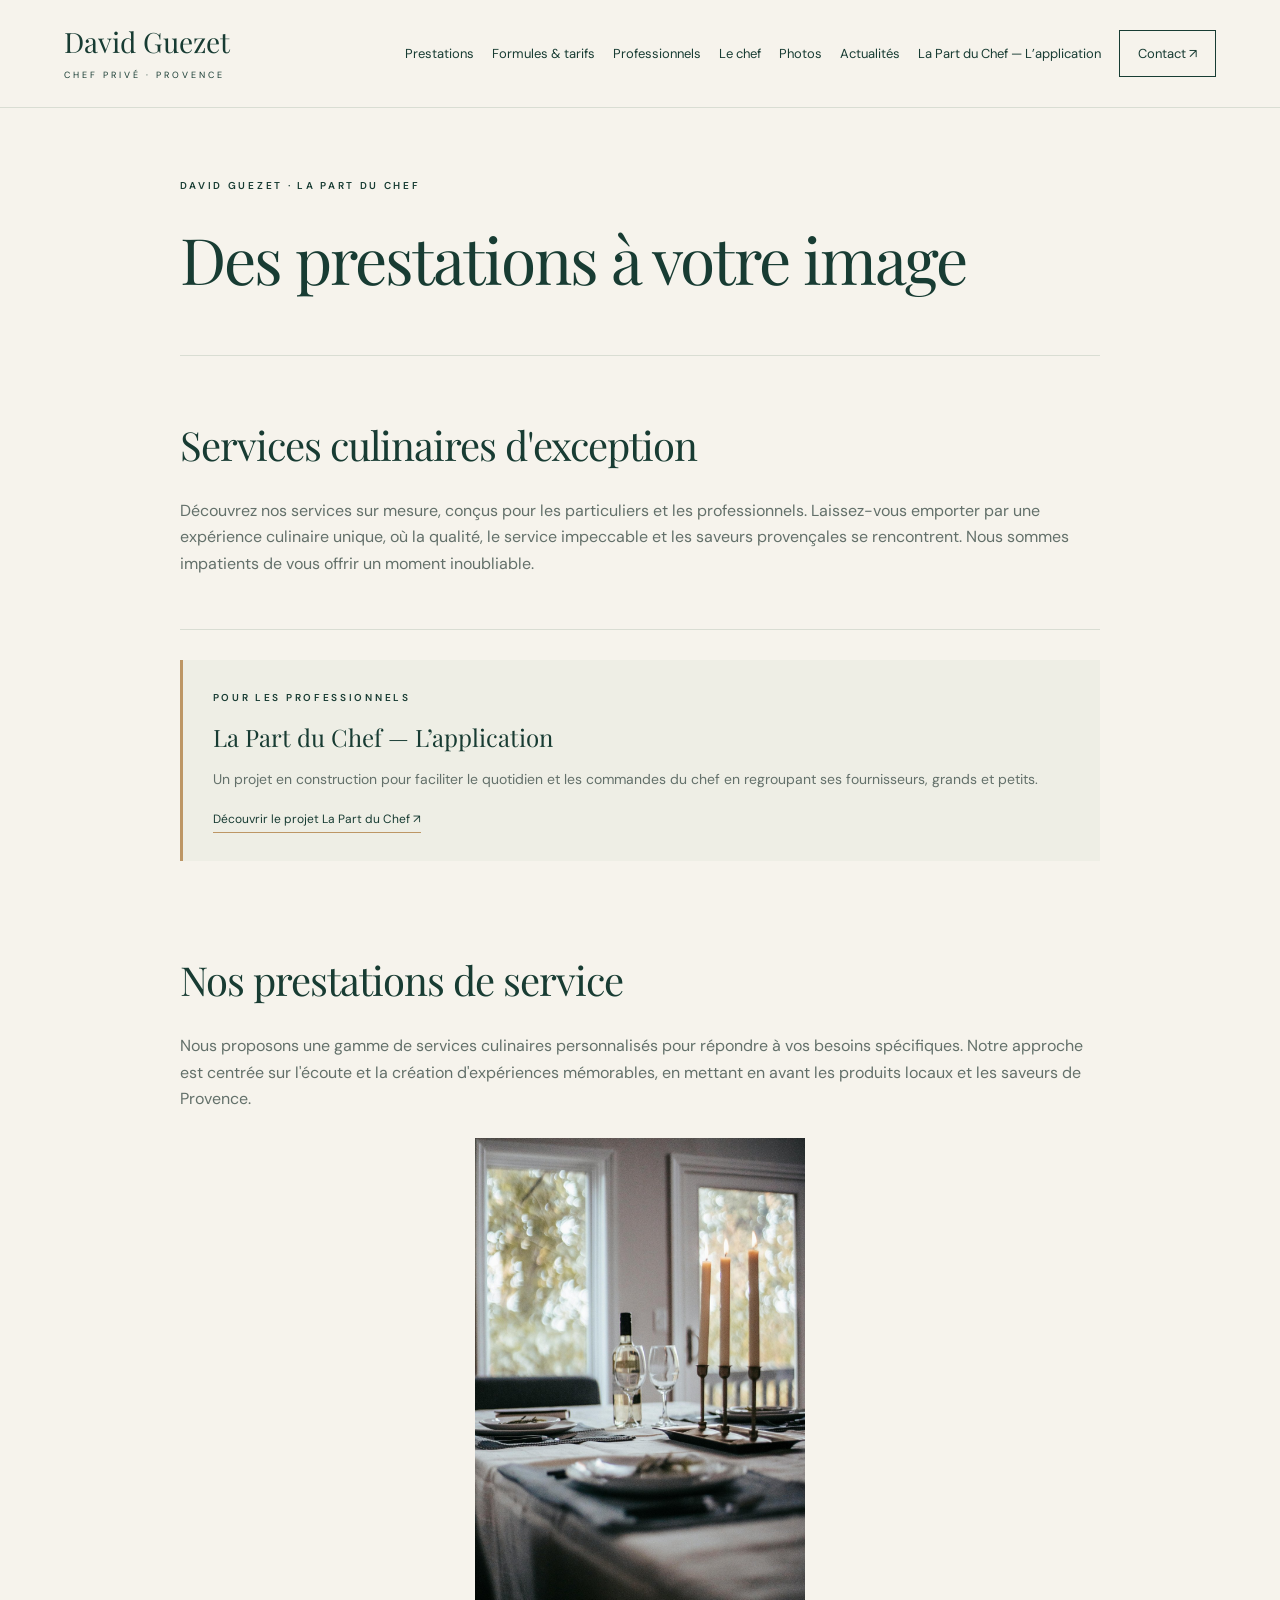
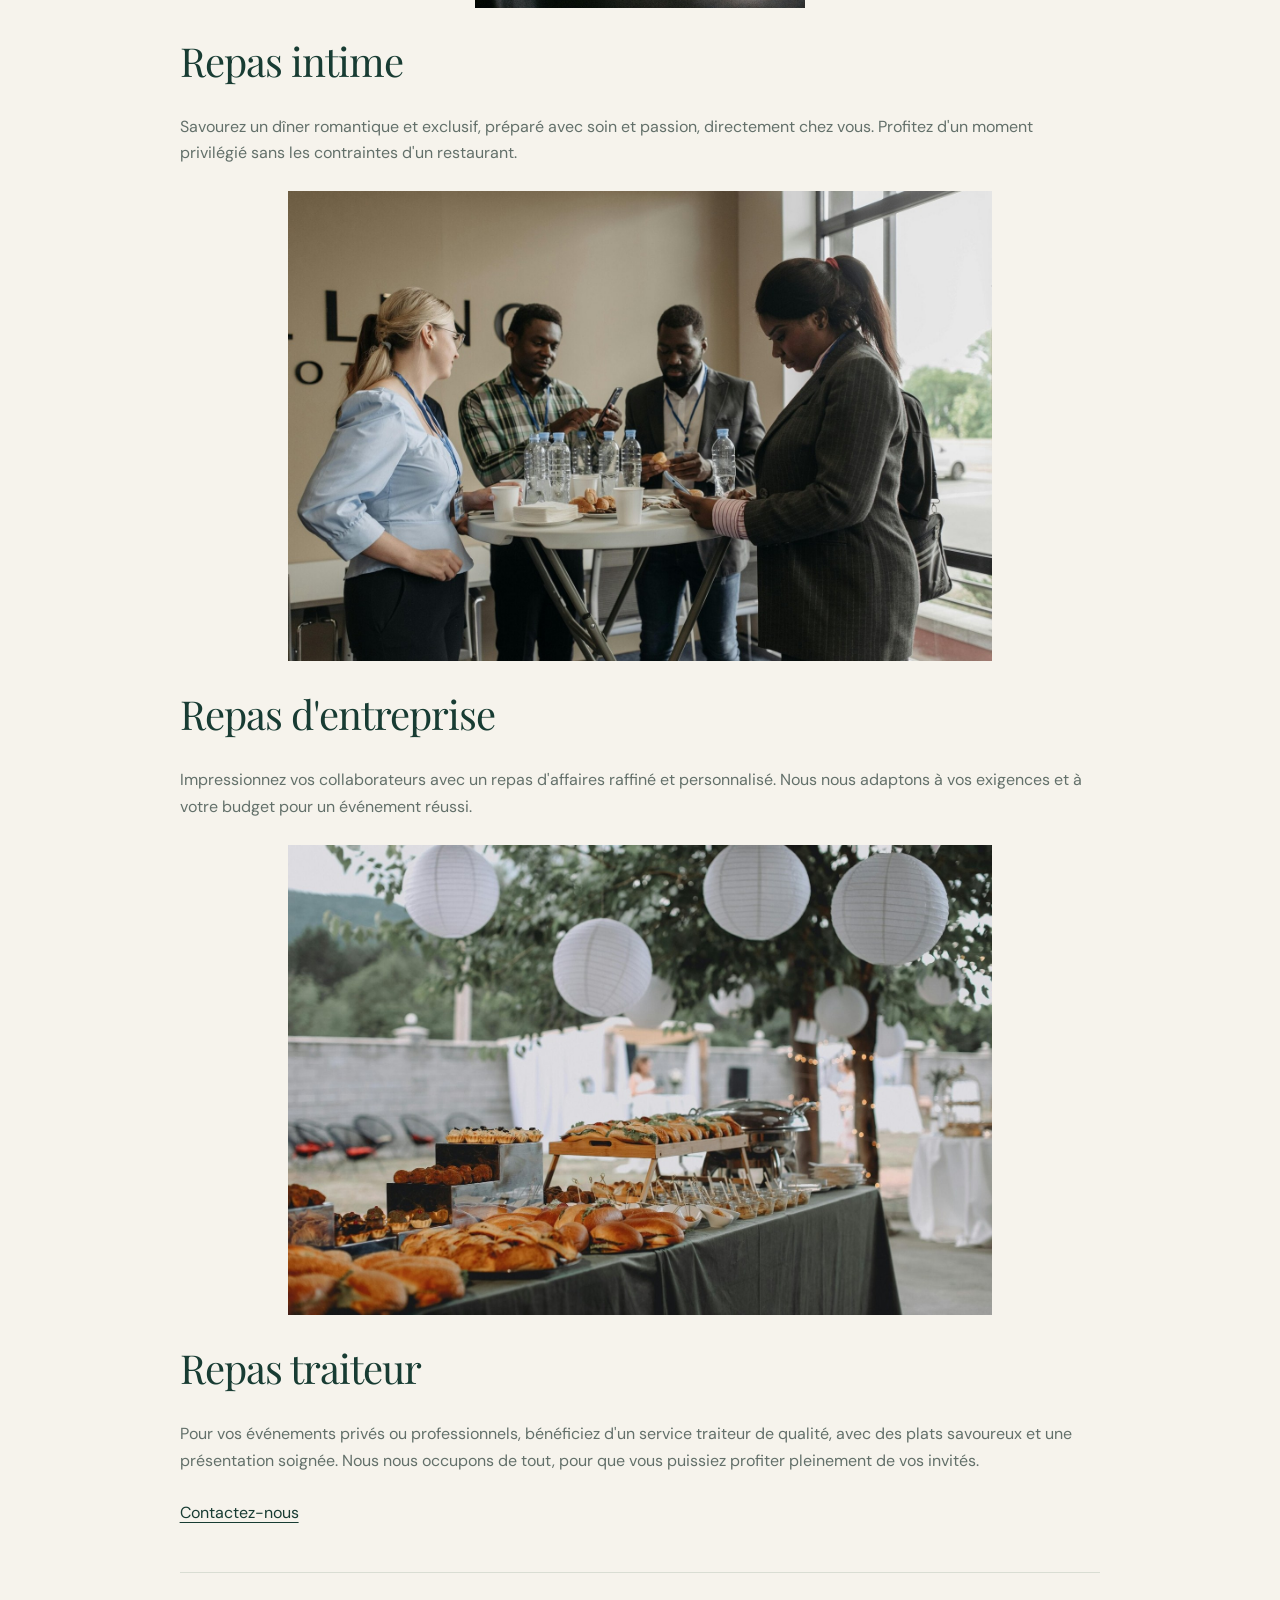
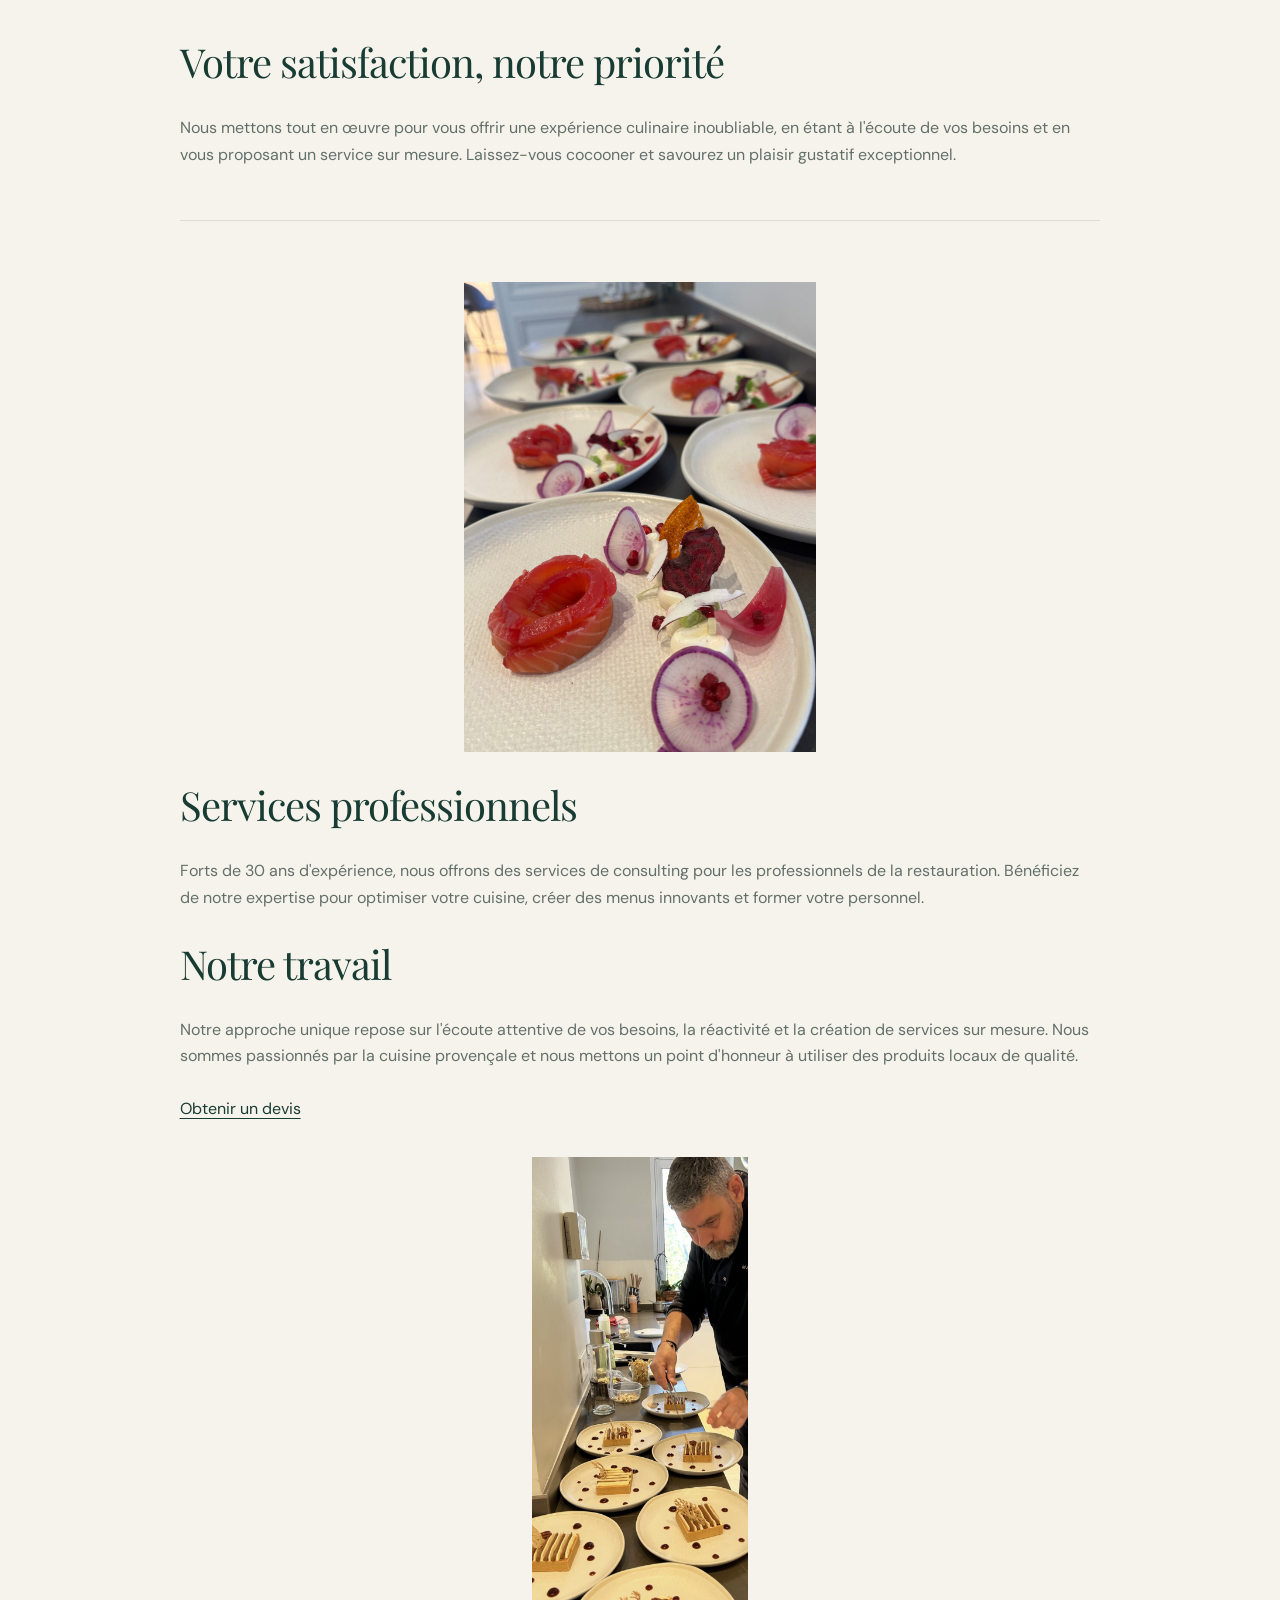
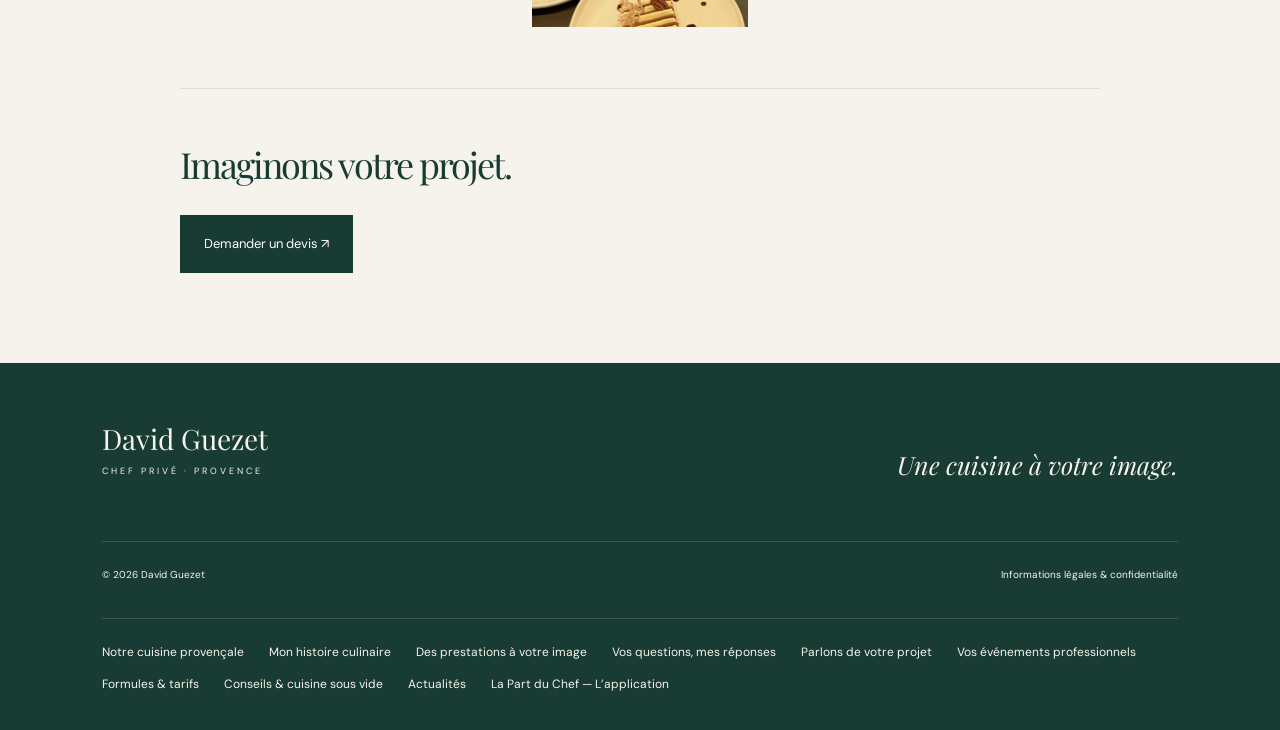
<file: prestations.html>
<!DOCTYPE html>

<html lang="fr"><head><meta charset="utf-8"/><meta content="width=device-width,initial-scale=1" name="viewport"/><title>Des prestations à votre image — David Guezet</title><meta content="Des prestations à votre image : David Guezet, chef privé en Provence. Prestations sur mesure pour particuliers et professionnels." name="description"/><link href="assets/favicon.svg" rel="icon"/><link href="style.css?v=fusion-1" rel="stylesheet"/></head><body><a class="skip" href="#contenu">Aller au contenu</a><header><a aria-label="David Guezet, accueil" class="wordmark" href="#">David Guezet<span>CHEF PRIVÉ · PROVENCE</span></a><button aria-controls="navigation" aria-expanded="false" id="menu-toggle">Menu <span>☰</span></button><nav aria-label="Navigation principale" id="navigation"><a href="index.html#experiences">Prestations</a><a href="tarifs.html">Formules &amp; tarifs</a><a href="index.html#professionnels">Professionnels</a><a href="a-propos.html">Le chef</a><a href="index.html#galerie">Photos</a><a href="actualites.html">Actualités</a><a href="la-part-du-chef.html">La Part du Chef — L’application</a><a class="nav-contact" href="index.html#contact">Contact ↗</a></nav></header><main class="content-page" id="contenu"><div class="page-heading"><p class="eyebrow">DAVID GUEZET · LA PART DU CHEF</p><h1>Des prestations à votre image</h1></div><section class="source-section"><h2>Services culinaires d'exception</h2><p>Découvrez nos services sur mesure, conçus pour les particuliers et les professionnels. Laissez-vous emporter par une expérience culinaire unique, où la qualité, le service impeccable et les saveurs provençales se rencontrent. Nous sommes impatients de vous offrir un moment inoubliable.</p></section><aside class="app-prestations-link"><p class="eyebrow">POUR LES PROFESSIONNELS</p><h3>La Part du Chef — L’application</h3><p>Un projet en construction pour faciliter le quotidien et les commandes du chef en regroupant ses fournisseurs, grands et petits.</p><a class="text-link" href="la-part-du-chef.html">Découvrir le projet La Part du Chef ↗</a></aside><section class="source-section"><h2>Nos prestations de service</h2><p>Nous proposons une gamme de services culinaires personnalisés pour répondre à vos besoins spécifiques. Notre approche est centrée sur l'écoute et la création d'expériences mémorables, en mettant en avant les produits locaux et les saveurs de Provence.</p><img alt="Illustration culinaire — Pexels" decoding="async" loading="lazy" src="assets/webador/437f9630-5727912.jpg"/><h2>Repas intime</h2><p>Savourez un dîner romantique et exclusif, préparé avec soin et passion, directement chez vous. Profitez d'un moment privilégié sans les contraintes d'un restaurant.</p><img alt="Illustration culinaire — Pexels" decoding="async" loading="lazy" src="assets/webador/c5b4c9fa-8761637.jpg"/><h2>Repas d'entreprise</h2><p>Impressionnez vos collaborateurs avec un repas d'affaires raffiné et personnalisé. Nous nous adaptons à vos exigences et à votre budget pour un événement réussi.</p><img alt="Illustration culinaire — Pexels" decoding="async" loading="lazy" src="assets/webador/2f43ec37-27025523.jpg"/><h2>Repas traiteur</h2><p>Pour vos événements privés ou professionnels, bénéficiez d'un service traiteur de qualité, avec des plats savoureux et une présentation soignée. Nous nous occupons de tout, pour que vous puissiez profiter pleinement de vos invités.</p><a href="mailto:davidguezet@gmail.com">
<span>
                Contactez-nous            </span>
</a></section><section class="source-section"><h2>Votre satisfaction, notre priorité</h2><p>Nous mettons tout en œuvre pour vous offrir une expérience culinaire inoubliable, en étant à l'écoute de vos besoins et en vous proposant un service sur mesure. Laissez-vous cocooner et savourez un plaisir gustatif exceptionnel.</p></section><section class="source-section"><img alt="Photographie publiée par David Guezet" decoding="async" loading="lazy" src="assets/webador/ac965906-img_7391-high.jpg"/><h2>Services professionnels</h2><p>Forts de 30 ans d'expérience, nous offrons des services de consulting pour les professionnels de la restauration. Bénéficiez de notre expertise pour optimiser votre cuisine, créer des menus innovants et former votre personnel.</p><h2>Notre travail</h2><p>Notre approche unique repose sur l'écoute attentive de vos besoins, la réactivité et la création de services sur mesure. Nous sommes passionnés par la cuisine provençale et nous mettons un point d'honneur à utiliser des produits locaux de qualité.</p><a href="mailto:davidguezet@gmail.com">
<span>
                Obtenir un devis            </span>
</a><img alt="Photographie publiée par David Guezet" decoding="async" loading="lazy" src="assets/webador/10adb5b1-img_7414-1-high-lm2ukm.jpg"/></section><section class="source-section"></section><section class="page-cta"><h2>Imaginons votre projet.</h2><a class="button" href="index.html#contact">Demander un devis ↗</a></section></main><footer><a class="wordmark" href="#">David Guezet<span>CHEF PRIVÉ · PROVENCE</span></a><p>Une cuisine à votre image.</p><div><span>© <span id="year">2026</span> David Guezet</span><a href="mentions-legales.html">Informations légales &amp; confidentialité</a></div><nav aria-label="Toutes les pages" class="footer-pages"><a href="accueil.html">Notre cuisine provençale</a><a href="a-propos.html">Mon histoire culinaire</a><a href="prestations.html">Des prestations à votre image</a><a href="faq.html">Vos questions, mes réponses</a><a href="contact.html">Parlons de votre projet</a><a href="evenement-professionel.html">Vos événements professionnels</a><a href="tarifs.html">Formules &amp; tarifs</a><a href="conseiller-culinaire.html">Conseils &amp; cuisine sous vide</a><a href="actualites.html">Actualités</a><a href="la-part-du-chef.html">La Part du Chef — L’application</a></nav></footer><script src="script.js"></script></body></html>
</file>
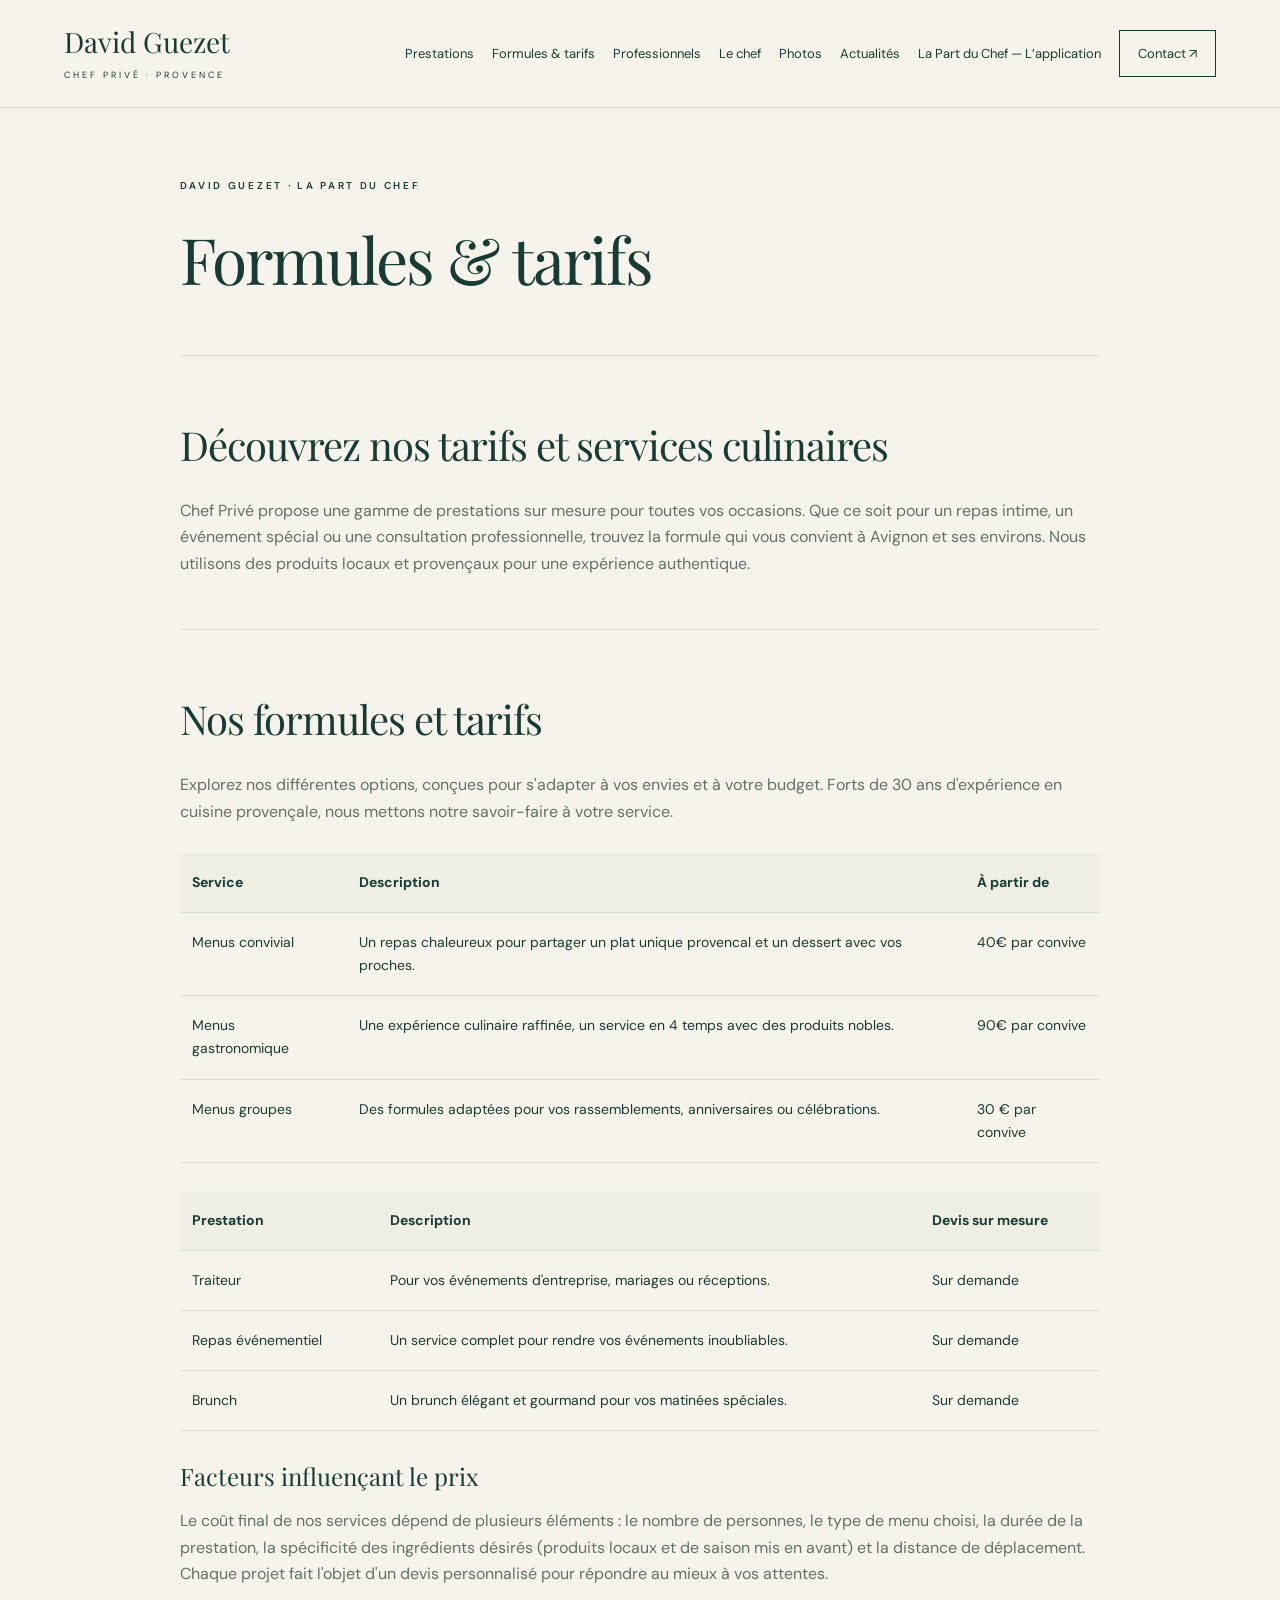
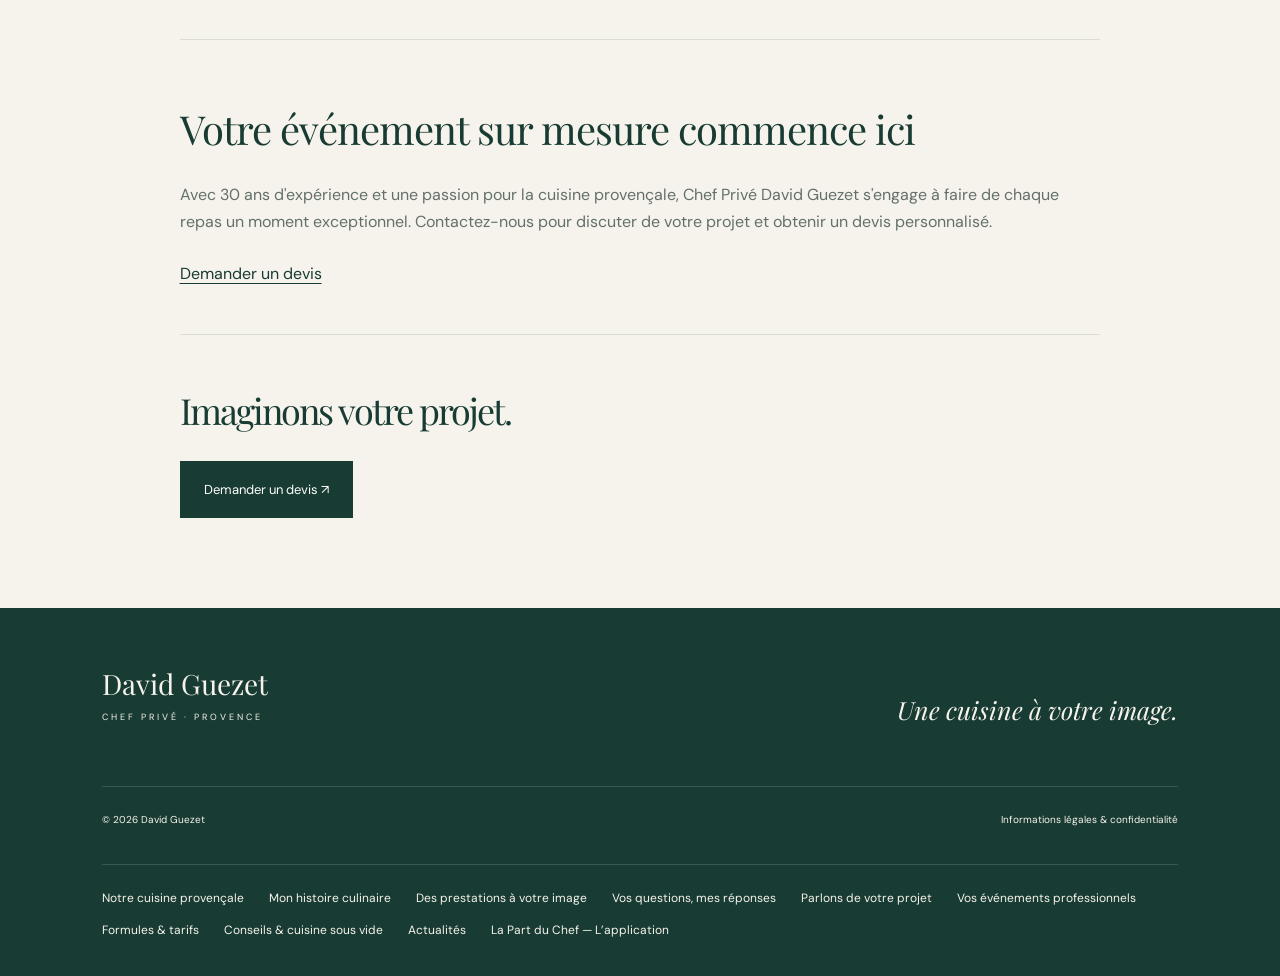
<file: tarifs.html>
<!DOCTYPE html>

<html lang="fr"><head><meta charset="utf-8"/><meta content="width=device-width,initial-scale=1" name="viewport"/><title>Formules &amp; tarifs — David Guezet</title><meta content="Formules &amp; tarifs : David Guezet, chef privé en Provence. Prestations sur mesure pour particuliers et professionnels." name="description"/><link href="assets/favicon.svg" rel="icon"/><link href="style.css?v=fusion-1" rel="stylesheet"/></head><body><a class="skip" href="#contenu">Aller au contenu</a><header><a aria-label="David Guezet, accueil" class="wordmark" href="#">David Guezet<span>CHEF PRIVÉ · PROVENCE</span></a><button aria-controls="navigation" aria-expanded="false" id="menu-toggle">Menu <span>☰</span></button><nav aria-label="Navigation principale" id="navigation"><a href="index.html#experiences">Prestations</a><a href="tarifs.html">Formules &amp; tarifs</a><a href="index.html#professionnels">Professionnels</a><a href="a-propos.html">Le chef</a><a href="index.html#galerie">Photos</a><a href="actualites.html">Actualités</a><a href="la-part-du-chef.html">La Part du Chef — L’application</a><a class="nav-contact" href="index.html#contact">Contact ↗</a></nav></header><main class="content-page" id="contenu"><div class="page-heading"><p class="eyebrow">DAVID GUEZET · LA PART DU CHEF</p><h1>Formules &amp; tarifs</h1></div><section class="source-section"><h2>Découvrez nos tarifs et services culinaires</h2><p>Chef Privé propose une gamme de prestations sur mesure pour toutes vos occasions. Que ce soit pour un repas intime, un événement spécial ou une consultation professionnelle, trouvez la formule qui vous convient à Avignon et ses environs. Nous utilisons des produits locaux et provençaux pour une expérience authentique.</p></section><section class="source-section"><h2>Nos formules et tarifs</h2><p>Explorez nos différentes options, conçues pour s'adapter à vos envies et à votre budget. Forts de 30 ans d'expérience en cuisine provençale, nous mettons notre savoir-faire à votre service.</p><table>
<thead>
<tr>
<th>Service</th>
<th>Description</th>
<th>À partir de</th>
</tr>
</thead>
<tbody>
<tr>
<td>
                        Menus convivial                    </td>
<td>
                        Un repas chaleureux pour partager un plat unique provencal et un dessert avec vos proches.                    </td>
<td>
                        40€ par convive                    </td>
</tr>
<tr>
<td>
                        Menus gastronomique                    </td>
<td>
                        Une expérience culinaire raffinée, un service en 4 temps avec des produits nobles.                    </td>
<td>
                        90€ par convive                    </td>
</tr>
<tr>
<td>
                        Menus groupes                    </td>
<td>
                        Des formules adaptées pour vos rassemblements, anniversaires ou célébrations.                    </td>
<td>
                        30 € par convive                    </td>
</tr>
</tbody>
</table><table>
<thead>
<tr>
<th>Prestation</th>
<th>Description</th>
<th>Devis sur mesure</th>
</tr>
</thead>
<tbody>
<tr>
<td>
                        Traiteur                    </td>
<td>
                        Pour vos événements d'entreprise, mariages ou réceptions.                    </td>
<td>
                        Sur demande                    </td>
</tr>
<tr>
<td>
                        Repas événementiel                    </td>
<td>
                        Un service complet pour rendre vos événements inoubliables.                    </td>
<td>
                        Sur demande                    </td>
</tr>
<tr>
<td>
                        Brunch                    </td>
<td>
                        Un brunch élégant et gourmand pour vos matinées spéciales.                    </td>
<td>
                        Sur demande                    </td>
</tr>
</tbody>
</table><h3>Facteurs influençant le prix</h3><p>Le coût final de nos services dépend de plusieurs éléments : le nombre de personnes, le type de menu choisi, la durée de la prestation, la spécificité des ingrédients désirés (produits locaux et de saison mis en avant) et la distance de déplacement. Chaque projet fait l'objet d'un devis personnalisé pour répondre au mieux à vos attentes.</p></section><section class="source-section"><h2>Votre événement sur mesure commence ici</h2><p>Avec 30 ans d'expérience et une passion pour la cuisine provençale, Chef Privé David Guezet s'engage à faire de chaque repas un moment exceptionnel. Contactez-nous pour discuter de votre projet et obtenir un devis personnalisé.</p><a href="mailto:davidguezet@gmail.com">
<span>
                Demander un devis            </span>
</a></section><section class="source-section"></section><section class="page-cta"><h2>Imaginons votre projet.</h2><a class="button" href="index.html#contact">Demander un devis ↗</a></section></main><footer><a class="wordmark" href="#">David Guezet<span>CHEF PRIVÉ · PROVENCE</span></a><p>Une cuisine à votre image.</p><div><span>© <span id="year">2026</span> David Guezet</span><a href="mentions-legales.html">Informations légales &amp; confidentialité</a></div><nav aria-label="Toutes les pages" class="footer-pages"><a href="accueil.html">Notre cuisine provençale</a><a href="a-propos.html">Mon histoire culinaire</a><a href="prestations.html">Des prestations à votre image</a><a href="faq.html">Vos questions, mes réponses</a><a href="contact.html">Parlons de votre projet</a><a href="evenement-professionel.html">Vos événements professionnels</a><a href="tarifs.html">Formules &amp; tarifs</a><a href="conseiller-culinaire.html">Conseils &amp; cuisine sous vide</a><a href="actualites.html">Actualités</a><a href="la-part-du-chef.html">La Part du Chef — L’application</a></nav></footer><script src="script.js"></script></body></html>
</file>
<file: style.css>
@import url('https://fonts.googleapis.com/css2?family=DM+Sans:wght@400;500;600;700&family=Playfair+Display:ital,wght@0,400;0,500;1,400&display=swap');
:root{--paper:#f6f3ec;--ink:#183c33;--muted:#63706a;--gold:#bd9665;--line:#d9ddd3;--white:#fffefa}*{box-sizing:border-box}html{scroll-behavior:smooth;scroll-padding-top:100px}body{margin:0;background:var(--paper);color:var(--ink);font-family:'DM Sans',sans-serif;font-size:16px;line-height:1.65}a{color:inherit;text-decoration:none}img{display:block;width:100%;height:100%;object-fit:cover}button,input,textarea,select{font:inherit}a:focus-visible,button:focus-visible,summary:focus-visible,input:focus-visible,textarea:focus-visible,select:focus-visible{outline:3px solid var(--gold);outline-offset:5px}.skip{position:absolute;top:-100px;background:white;padding:12px;z-index:100}.skip:focus{top:0}header{height:108px;padding:0 5%;display:flex;align-items:center;justify-content:space-between;border-bottom:1px solid var(--line);background:var(--paper)}.wordmark{font-family:'Playfair Display',serif;font-size:28px;line-height:1.15;white-space:nowrap}.wordmark span{display:block;font:9px 'DM Sans',sans-serif;letter-spacing:3px;margin-top:10px}nav{display:flex;gap:28px;align-items:center;font-size:13px}nav a:hover,.text-link:hover{color:#937044}.nav-contact{border:1px solid var(--ink);padding:12px 18px}#menu-toggle{display:none}.hero{min-height:720px;display:grid;grid-template-columns:1.04fr 1fr;position:relative}.hero-copy{padding:100px 8% 50px 10%}.eyebrow{font-size:10px;letter-spacing:2.7px;font-weight:600;margin:0 0 27px;text-transform:uppercase}h1,h2{font-family:'Playfair Display',Georgia,serif;letter-spacing:-2px;font-weight:400;line-height:1.15;margin:0 0 30px}h1{font-size:clamp(42px,4.6vw,72px)}h2{font-size:clamp(38px,4vw,58px)}em{font-weight:400;color:#788769}.intro{max-width:440px;font-size:17px;color:#526259;margin:34px 0}.actions{display:flex;gap:25px;align-items:center;flex-wrap:wrap;margin-top:34px}.button{display:inline-flex;align-items:center;justify-content:space-between;gap:28px;background:var(--ink);color:var(--white);padding:17px 23px;border:1px solid var(--ink);font-size:13px;cursor:pointer;transition:background .2s}.button:hover{background:#285648}.text-link{font-size:12px;border-bottom:1px solid var(--gold);padding-bottom:5px}.hero-foot{display:flex;gap:28px;font-size:10px;color:var(--muted);padding-top:75px}.hero-foot span+span{border-left:1px solid var(--line);padding-left:28px}.hero-photo{position:relative;min-height:720px}.hero-photo img{position:absolute;inset:0}.hero-photo:after{content:'';position:absolute;inset:50% 0 0;background:linear-gradient(transparent,#112a26aa)}.photo-caption{position:absolute;bottom:43px;left:40px;color:white;z-index:1}.photo-caption span{display:block}.photo-caption span:first-child{font-size:9px;letter-spacing:2px}.photo-caption span:last-child{font:italic 27px 'Playfair Display',serif;margin-top:8px}.vertical-note{position:absolute;left:12px;top:46%;writing-mode:vertical-rl;font-size:8px;letter-spacing:3px;color:var(--muted)}.statement{text-align:center;padding:80px 20px;border-bottom:1px solid var(--line)}.statement p{font:32px/1.5 'Playfair Display',serif;margin:0 0 22px}.statement span{font-size:9px;letter-spacing:3px}.section{padding:100px 8%;scroll-margin-top:25px}.section-head{display:flex;justify-content:space-between;align-items:flex-end;gap:50px;margin-bottom:50px}.section-head h2{margin-bottom:0}.section-head>p{max-width:330px;color:var(--muted);font-size:14px}.service-grid{display:grid;grid-template-columns:repeat(3,1fr);gap:30px}.image-wrap{height:360px;position:relative;overflow:hidden}.image-wrap img{transition:transform .6s}.image-wrap:hover img{transform:scale(1.04)}.image-wrap span{position:absolute;left:18px;bottom:18px;background:var(--paper);padding:8px 12px;font-size:9px;letter-spacing:1.5px}h3{font-family:'Playfair Display',serif;font-size:24px;font-weight:400;line-height:1.3;margin:24px 0 15px}.service-grid p{color:var(--muted);font-size:14px;margin-bottom:23px}.professional{display:grid;grid-template-columns:1fr 1fr;background:var(--ink);color:var(--paper)}.pro-photo{min-height:850px}.pro-copy{padding:75px 12%}.professional em{color:#c0caa8}.pro-line{display:flex;gap:22px;border-top:1px solid #ffffff25;padding-top:20px;margin-top:25px}.pro-line>span{font-size:11px;color:#d3b081}.pro-line h3{margin:0 0 8px;font-size:21px}.pro-line p{font-size:13px;color:#d0d8cc;margin:0}.light{background:var(--paper);color:var(--ink);margin-top:32px}.light:hover{background:#e8e4d8}.chef{display:grid;grid-template-columns:1fr 1fr;gap:12%;align-items:center}.chef-copy p:not(.eyebrow){font-size:14px;color:var(--muted)}.chef-copy .large-copy{font:24px/1.5 'Playfair Display',serif!important;color:var(--ink)!important}.chef-portrait{position:relative;padding:0 25px 35px 0}.chef-portrait:before{content:'';position:absolute;inset:25px 0 0 25px;border:1px solid var(--gold);z-index:-1}.chef-portrait img{height:560px}.chef-portrait span{display:block;font:italic 23px 'Playfair Display',serif;margin-top:20px;text-align:center}.gallery{background:#eeeee5}.gallery-grid{display:grid;grid-template-columns:1fr 1.45fr 1fr;gap:22px;align-items:start}figure{margin:0}.gallery-grid img{height:400px}.gallery-grid figure:nth-child(2){padding-top:60px}.gallery-grid figure:nth-child(2) img{height:340px}figcaption{font:italic 17px 'Playfair Display',serif;margin-top:15px}.process{border-bottom:1px solid var(--line)}.steps{display:grid;grid-template-columns:repeat(3,1fr);gap:60px}.steps>article>span{font:40px 'Playfair Display',serif;color:var(--gold)}.steps h3{margin-top:15px}.steps p{font-size:14px;color:var(--muted)}.contact{display:grid;grid-template-columns:1fr 1fr;gap:10%}.contact>div>p:not(.eyebrow){font-size:14px;color:var(--muted)}.phone{display:block;font:29px 'Playfair Display',serif;margin-top:35px}.mail{font-size:14px;display:inline-block;margin-top:15px;border-bottom:1px solid var(--gold)}.socials{display:flex;gap:25px;font-size:12px;margin-top:35px}form{background:#eeeee5;padding:32px}form h3{margin:0 0 28px}label{display:block;font-size:11px;margin-bottom:20px;font-weight:500}input,select,textarea{display:block;width:100%;border:0;border-bottom:1px solid #b4beb0;border-radius:0;padding:12px 0;background:transparent;color:var(--ink);font-size:14px}textarea{resize:vertical}.form-row{display:grid;grid-template-columns:1fr 1fr;gap:22px}.form-note,#form-status{font-size:11px;color:#526259;line-height:1.6}.faq{padding-top:20px;max-width:1050px;margin:auto}details{border-bottom:1px solid var(--line);padding:20px 0}summary{cursor:pointer;font:21px 'Playfair Display',serif}details p{font-size:14px;color:var(--muted);max-width:750px}footer{padding:60px 8% 35px;background:var(--ink);color:var(--paper);display:grid;grid-template-columns:1fr 1fr;gap:35px}footer>p{font:italic 25px 'Playfair Display',serif;text-align:right}footer>div{grid-column:1/-1;border-top:1px solid #ffffff25;padding-top:25px;display:flex;justify-content:space-between;font-size:10px;gap:20px}.legal{max-width:1000px;margin:auto;min-height:70vh}.legal h1{font-size:48px}.legal h2{font-size:28px;margin-top:45px}.legal p{color:var(--muted)}@media(min-width:1600px){body{max-width:1800px;margin:auto}}@media(max-width:1000px){nav{gap:16px;font-size:11px}header{padding:0 4%}.hero-copy{padding-top:70px}.hero-foot{flex-wrap:wrap;gap:12px}.hero-foot span+span{border:0;padding:0}.image-wrap{height:290px}.pro-copy{padding:60px 9%}.chef{gap:7%}.chef-portrait img{height:470px}.contact{gap:6%}}@media(max-width:760px){header{height:88px;padding:0 6%;position:relative;z-index:5}.wordmark{font-size:25px}.wordmark span{font-size:8px}#menu-toggle{display:block;border:0;background:none;color:var(--ink);padding:12px;font-size:13px}nav{display:none;position:absolute;top:88px;left:0;right:0;background:var(--paper);padding:25px 6%;box-shadow:0 10px 12px #00000010;font-size:15px}nav.open{display:flex;align-items:stretch;flex-direction:column;gap:22px}.hero{grid-template-columns:1fr}.hero-copy{padding:55px 7% 40px}.hero h1{font-size:46px}.hero-photo{min-height:490px;max-height:600px}.hero-foot{padding-top:35px;gap:22px}.vertical-note{display:none}.intro{font-size:16px}.eyebrow{font-size:9px;letter-spacing:2px}.actions{gap:25px}.statement{padding:50px 7%}.statement p{font-size:25px}.section{padding:65px 7%}.section-head{display:block;margin-bottom:35px}.section-head>p{max-width:100%;margin-top:25px}.service-grid{grid-template-columns:1fr;gap:45px}.image-wrap{height:390px}.service-grid h3{margin-top:20px}.professional{grid-template-columns:1fr}.pro-photo{min-height:0;height:430px}.pro-copy{padding:55px 7%}.chef{grid-template-columns:1fr;gap:45px}.chef-portrait{max-width:500px}.chef-portrait img{height:490px}.gallery-grid{grid-template-columns:1fr 1fr;gap:22px}.gallery-grid figure:nth-child(2){padding-top:35px}.gallery-grid img,.gallery-grid figure:nth-child(2) img{height:290px}.gallery-grid figure:last-child{grid-column:1/-1}.gallery-grid figure:last-child img{height:300px}figcaption{font-size:15px}.steps{grid-template-columns:1fr;gap:28px}.steps article{border-top:1px solid var(--line);padding-top:25px}.contact{grid-template-columns:1fr;gap:40px}form{padding:25px}.form-row{grid-template-columns:1fr;gap:0}.phone{font-size:27px}.faq{padding-top:10px}footer{padding:45px 7%;grid-template-columns:1fr}footer>p{text-align:left;margin:0}footer>div{flex-direction:column}h2{font-size:42px}.legal h1{font-size:40px}}@media(prefers-reduced-motion:reduce){html{scroll-behavior:auto}*{transition:none!important}}
.chef-portrait img{object-position:center top}

.maitre-block{display:flex;gap:22px;align-items:center;border-top:1px solid #ffffff25;margin-top:30px;padding-top:25px}.maitre-block img{width:105px;height:105px;object-fit:contain;flex-shrink:0}.maitre-block h3{margin:0 0 8px;font-size:22px}.maitre-block p{color:#d0d8cc;font-size:13px;margin:0}.wine{display:grid;grid-template-columns:1fr 1fr;gap:10%;align-items:center}.wine-image{height:560px;overflow:hidden}.wine-image img{object-position:center 42%}.wine-copy>p:not(.eyebrow){color:var(--muted);font-size:14px}.wine-copy .large-copy{font:25px 'Playfair Display',serif;color:var(--ink)!important}.wine-copy .text-link{display:inline-block;margin-top:18px}@media(max-width:760px){.wine{grid-template-columns:1fr;gap:38px}.wine-image{height:450px}.maitre-block{gap:18px}.maitre-block img{width:90px;height:90px}}
/* Content reunited from the original website. */
@media(min-width:761px){header{height:auto;min-height:108px;gap:24px}header nav{gap:18px;flex-wrap:wrap;justify-content:flex-end;padding:18px 0}header nav a{white-space:nowrap}}
.socials{flex-wrap:wrap}.section-more{margin-top:38px}.price-grid{display:grid;grid-template-columns:repeat(3,1fr);gap:24px;margin-bottom:28px}.price-grid article{border:1px solid var(--line);padding:30px;background:var(--white)}.price-grid article>span{font-size:10px;letter-spacing:2px;color:var(--muted)}.price-grid h3{margin-top:20px}.price-grid .price{font:36px 'Playfair Display',serif;color:var(--ink)}.price small{display:block;font:12px 'DM Sans',sans-serif;margin-top:12px}.price-grid p,.pricing>p{font-size:14px;color:var(--muted)}.testimonials{background:#eeeee5}.testimonials blockquote{max-width:850px;margin:30px 0}.testimonials blockquote>p{font:27px/1.6 'Playfair Display',serif}.testimonials blockquote footer{display:block;padding:0;background:none;color:var(--ink);font-size:14px}.testimonials blockquote footer span{color:var(--muted)}.review-source{font-size:12px;text-decoration:underline}.news article{border-top:1px solid var(--line);padding-top:25px;max-width:780px}.news article>p:first-child{font-size:10px;letter-spacing:1.5px}.news article>p{color:var(--muted)}.source-gallery{display:grid;grid-template-columns:repeat(3,1fr);gap:18px;margin-top:45px}.source-gallery a{display:block;overflow:hidden}.source-gallery img{height:300px;transition:transform .3s}.source-gallery a:hover img{transform:scale(1.03)}.gallery-note{font-size:12px;color:var(--muted)}.content-page{max-width:1100px;margin:auto;padding:70px 7%}.page-heading{padding-bottom:30px;border-bottom:1px solid var(--line)}.page-heading h1{font-size:clamp(38px,5vw,66px)}.source-section{padding:36px 0;border-bottom:1px solid var(--line)}.source-section:empty{display:none}.source-section h1,.source-section h2{font-size:clamp(28px,3.3vw,40px);letter-spacing:-1px;margin-top:30px}.source-section h3{margin-top:30px}.source-section p,.source-section li{color:var(--muted)}.source-section img{width:100%;height:auto;max-height:470px;object-fit:contain;margin:25px auto}.source-section a{color:var(--ink);text-decoration:underline;text-underline-offset:4px}.source-section>a{display:inline-block;margin:10px 20px 10px 0}.source-section table{border-collapse:collapse;width:100%;margin:28px 0;font-size:14px}.source-section td,.source-section th{text-align:left;padding:18px 12px;border-bottom:1px solid var(--line);vertical-align:top}.source-section th{background:#eeeee5}.source-section ul,.source-section ol{padding-left:24px}.source-section li{margin:14px 0}.page-cta{padding:55px 0 20px}.page-cta h2{font-size:36px}.footer-pages{grid-column:1/-1;display:flex;flex-wrap:wrap;gap:12px 25px;font-size:12px;padding:24px 0 0;border-top:1px solid #ffffff25;position:static;background:none;box-shadow:none;color:var(--paper)}.footer-pages a:hover{color:#d3b081}@media(max-width:760px){.price-grid{grid-template-columns:1fr}.source-gallery{grid-template-columns:1fr 1fr}.source-gallery img{height:220px}.testimonials blockquote>p{font-size:23px}.content-page{padding:45px 7%}.source-section td,.source-section th{padding:12px 7px;font-size:12px;overflow-wrap:anywhere}.footer-pages{display:flex;flex-direction:row;align-items:flex-start;padding:24px 0 0;gap:14px 24px;font-size:12px}.source-section img{max-height:380px}}
/* La Part du Chef: project presentation, preview only. */
header a[aria-current=page]{border-bottom:1px solid var(--gold)}.app-hero{display:grid;grid-template-columns:1.25fr 1fr;min-height:650px}.app-hero-copy{padding:75px 9% 70px 12%}.app-hero h1{font-size:clamp(40px,4.3vw,66px);margin-top:25px}.app-status{display:inline-flex;align-items:center;gap:9px;padding:7px 13px;border:1px solid var(--gold);font-size:11px;letter-spacing:1px;margin:0 0 18px}.app-status span{width:6px;height:6px;border-radius:50%;background:var(--gold)}.app-lead{font-size:17px;color:var(--muted);max-width:480px;margin:28px 0}.app-brand{background:#002d3c;color:var(--paper);display:flex;align-items:center;justify-content:center;flex-direction:column;padding:40px}.app-brand img{width:320px;height:320px;object-fit:contain}.app-brand>p{font-size:9px;letter-spacing:2.5px;margin:20px 0}.app-brand>span{text-align:center;font:italic 25px/1.5 'Playfair Display',serif;color:#d5ddd4}.app-intro{max-width:1100px;margin:auto;text-align:center}.app-intro>p:not(.eyebrow){max-width:760px;margin:18px auto;color:var(--muted)}.app-journey{background:#eeeee5}.app-journey .section-head>p{max-width:300px}.app-cards{display:grid;grid-template-columns:repeat(3,1fr);gap:24px}.app-cards article{background:var(--white)}.app-card-photo{height:360px;overflow:hidden}.app-card-photo img{object-fit:cover}.app-cards article:first-child img{object-position:center}.app-cards article:nth-child(2) img{object-position:center 40%}.app-cards article:nth-child(3) img{object-position:center 52%}.app-card-copy{padding:28px}.app-card-copy>span{font-size:9px;letter-spacing:1.4px;color:var(--muted)}.app-card-copy h3{font-size:25px;margin:15px 0}.app-card-copy>p{font-size:14px;color:var(--muted);margin-bottom:5px}.app-bridge{display:grid;grid-template-columns:1fr 1fr;gap:8%;align-items:center;border-bottom:1px solid var(--line)}.app-bridge h2{font-size:42px;margin:0}.app-bridge>div>p:not(.eyebrow){color:var(--muted);font-size:15px}.app-contact{max-width:1050px;margin:auto;text-align:center}.app-contact>p:not(.app-status){color:var(--muted);max-width:650px;margin:0 auto}.app-contact .actions{justify-content:center}@media(min-width:761px) and (max-width:1200px){header nav{gap:12px;font-size:11px}.app-brand img{width:260px;height:260px}.app-card-photo{height:300px}.app-card-copy{padding:22px}.app-hero-copy{padding-top:55px}}@media(max-width:760px){.app-hero{grid-template-columns:1fr}.app-hero-copy{padding:45px 7%}.app-hero h1{font-size:43px}.app-lead{font-size:16px}.app-brand{padding:28px 7% 40px}.app-brand img{height:245px;width:245px}.app-brand>p{margin-top:8px}.app-brand>span{font-size:22px}.app-intro{text-align:left}.app-cards{grid-template-columns:1fr;gap:30px}.app-card-photo{height:auto}.app-card-photo img{height:auto;max-height:none;object-fit:contain}.app-card-copy{padding:25px}.app-bridge{grid-template-columns:1fr;gap:22px}.app-bridge h2{font-size:36px}.app-contact{text-align:left}.app-contact .actions{justify-content:flex-start}.app-contact h2{font-size:38px}}
.app-card-photo{background:#e3e5d9}.app-card-photo img{object-fit:contain}.app-process{border-bottom:1px solid var(--line)}.app-process h2{margin-bottom:45px}.app-process-note{font-size:12px;color:var(--muted);margin-top:35px}
.app-suppliers{display:grid;grid-template-columns:1.4fr 1fr;gap:9%;align-items:center;background:#eeeee5}.app-supplier-copy>p:not(.eyebrow){color:var(--muted);font-size:15px}.app-supplier-copy .button{margin:20px 0;line-height:1.6}.app-supplier-note{font-size:12px!important}.app-qr{max-width:290px;margin:auto}.app-qr img{width:100%;height:auto}.app-qr figcaption{text-align:center;font:12px/1.7 'DM Sans',sans-serif;margin-top:18px}.app-qr figcaption a{text-decoration:underline}@media(max-width:760px){.app-suppliers{grid-template-columns:1fr;gap:35px}.app-supplier-copy .button{padding:16px;gap:12px;font-size:12px}.app-qr{max-width:250px}}
.app-prestations-link{padding:30px;margin:30px 0;background:#eeeee5;border-left:3px solid var(--gold)}.app-prestations-link .eyebrow{margin-bottom:15px}.app-prestations-link h3{margin-top:0}.app-prestations-link>p:not(.eyebrow){color:var(--muted);font-size:14px}
.app-demo{border-bottom:1px solid var(--line)}.app-video-wrap{max-width:1000px;margin:0 auto;background:#002d3c}.app-video-wrap video{display:block;width:100%;height:auto;max-height:75vh;object-fit:contain}.app-demo-note{font-size:12px;color:var(--muted);text-align:center;margin:20px 0 0}
</file>
